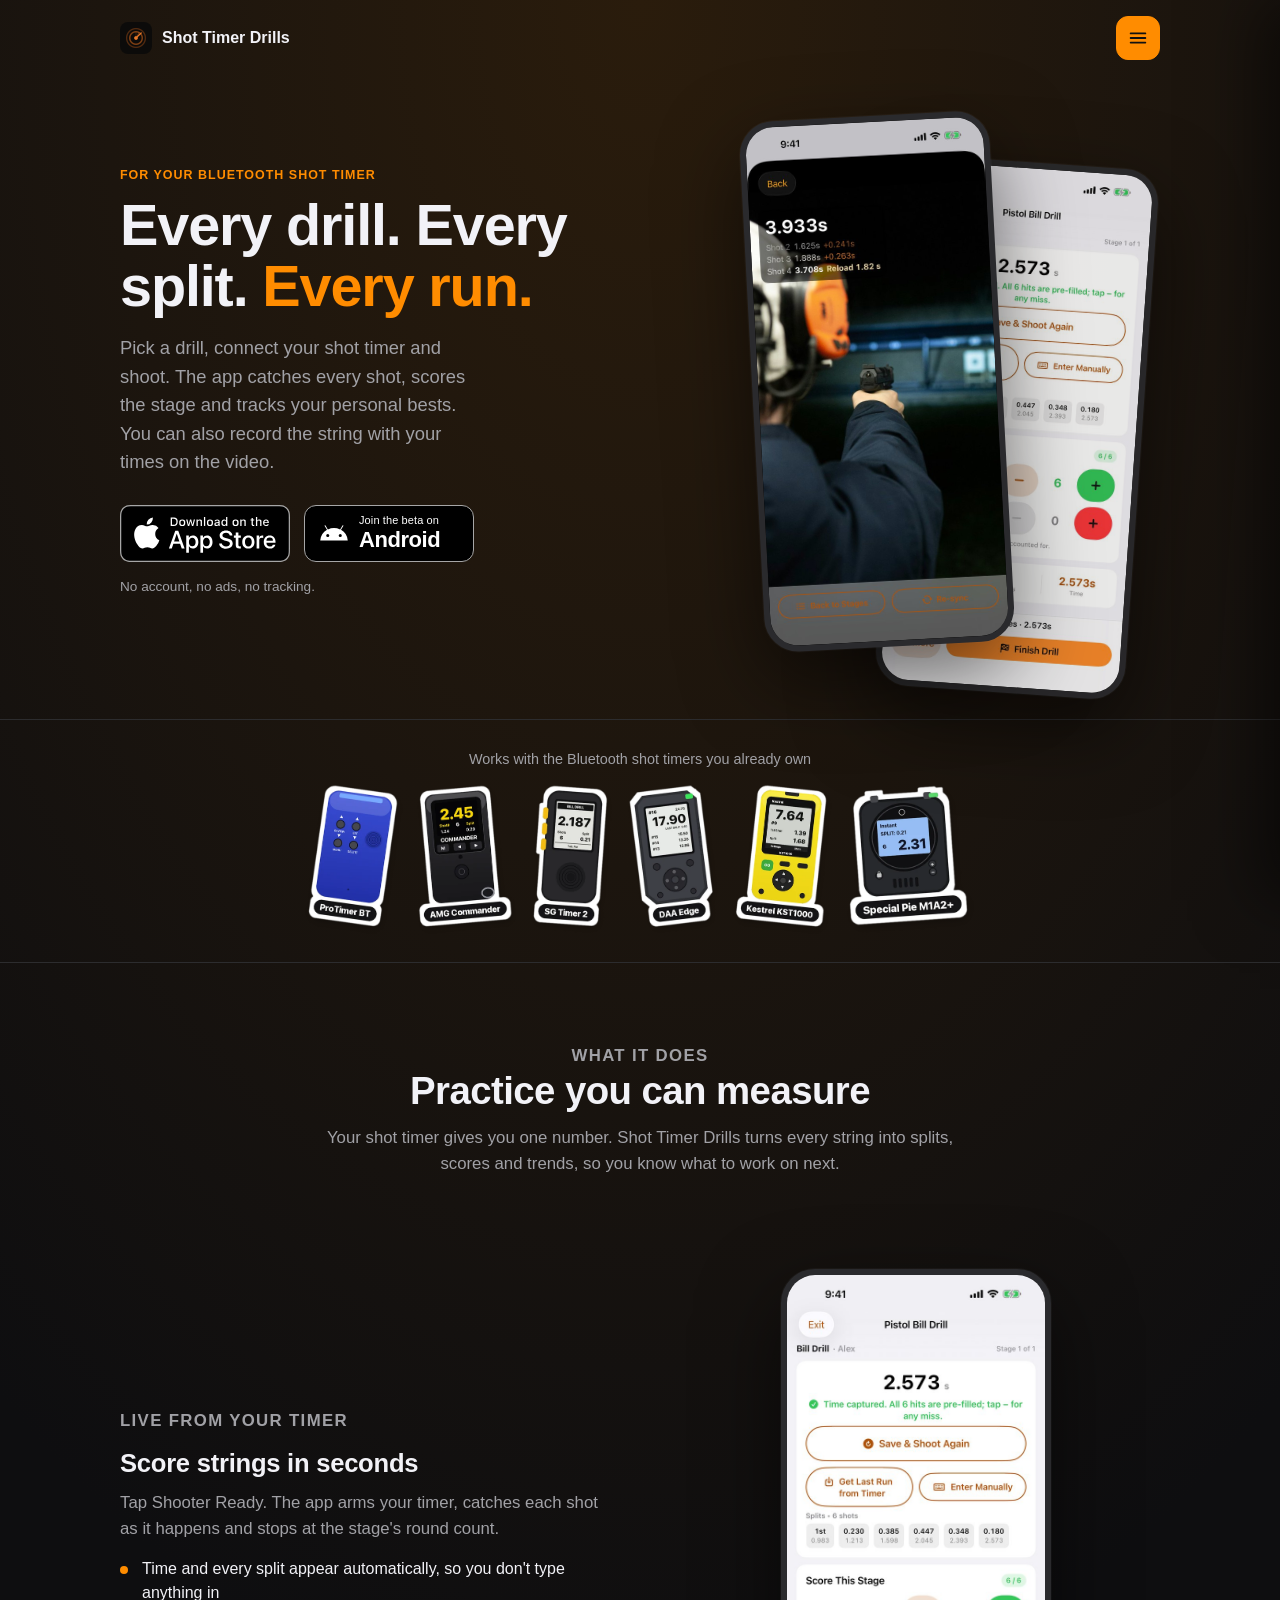
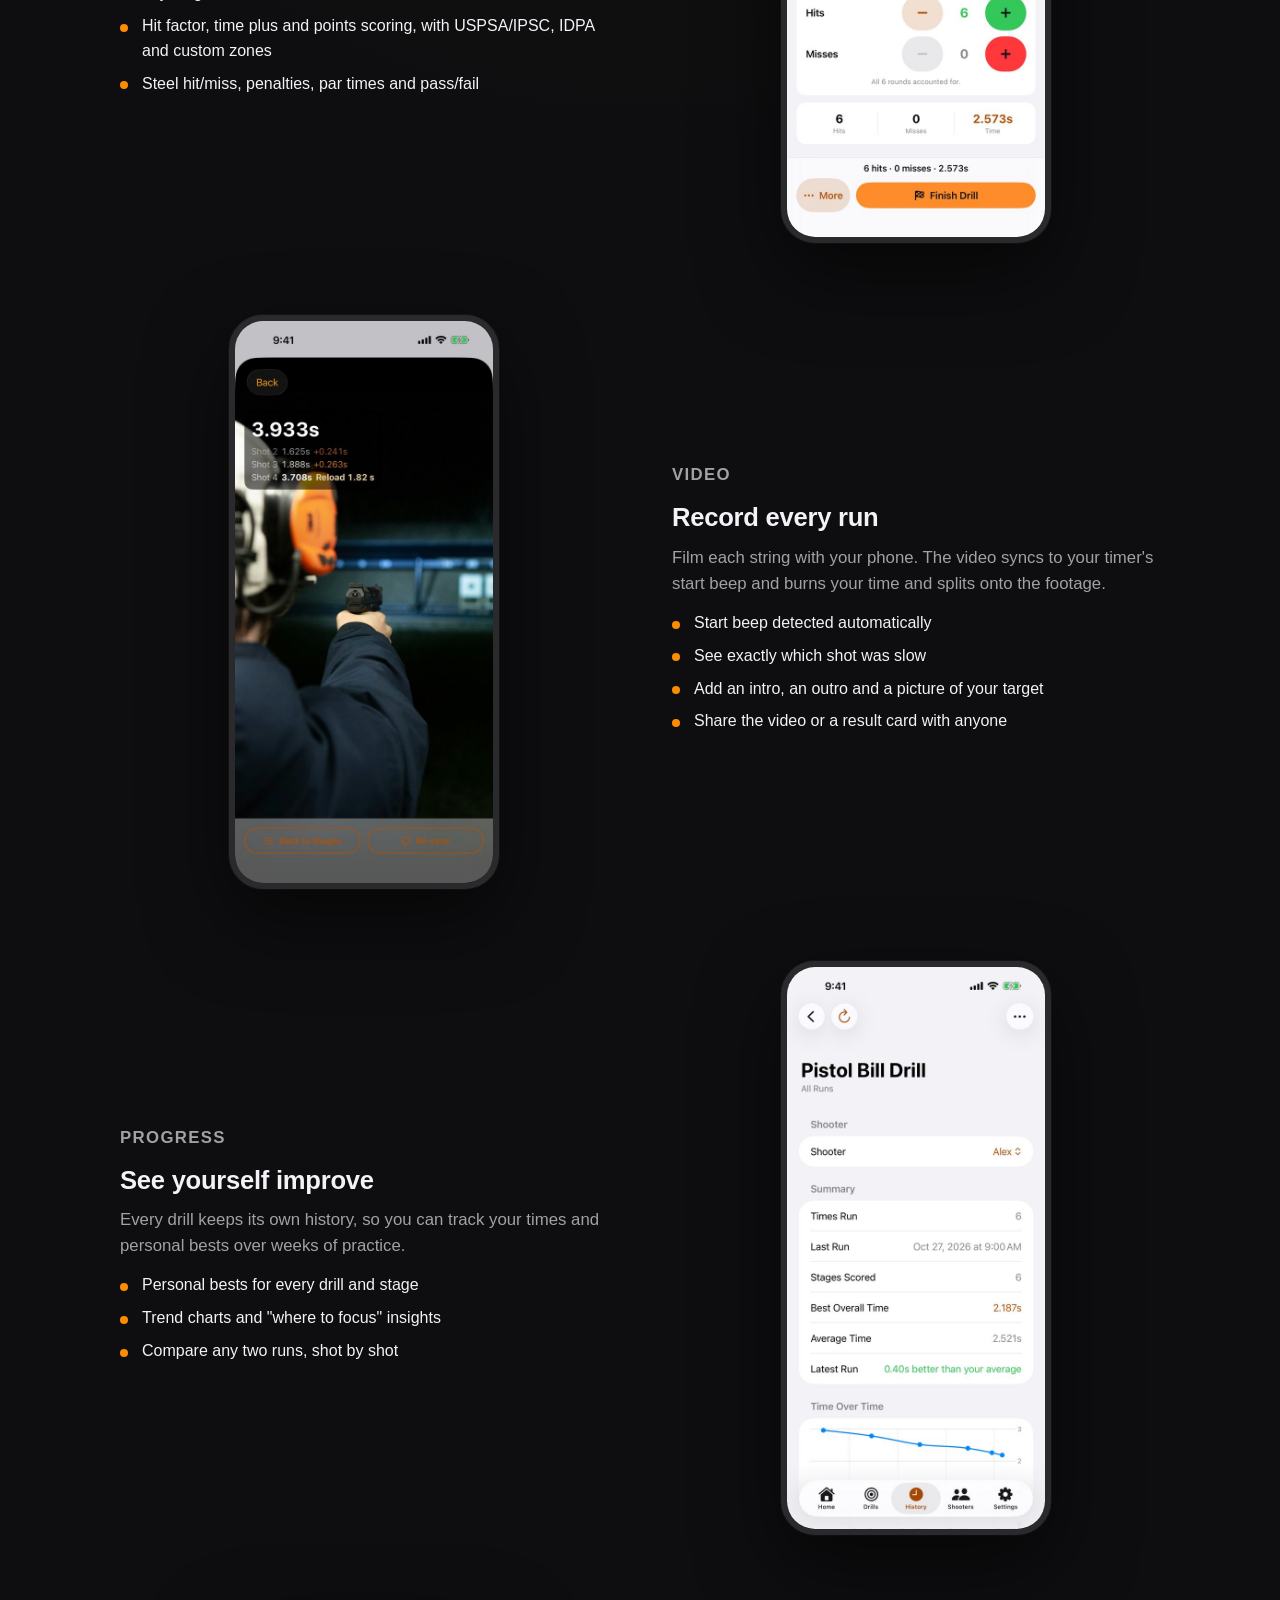
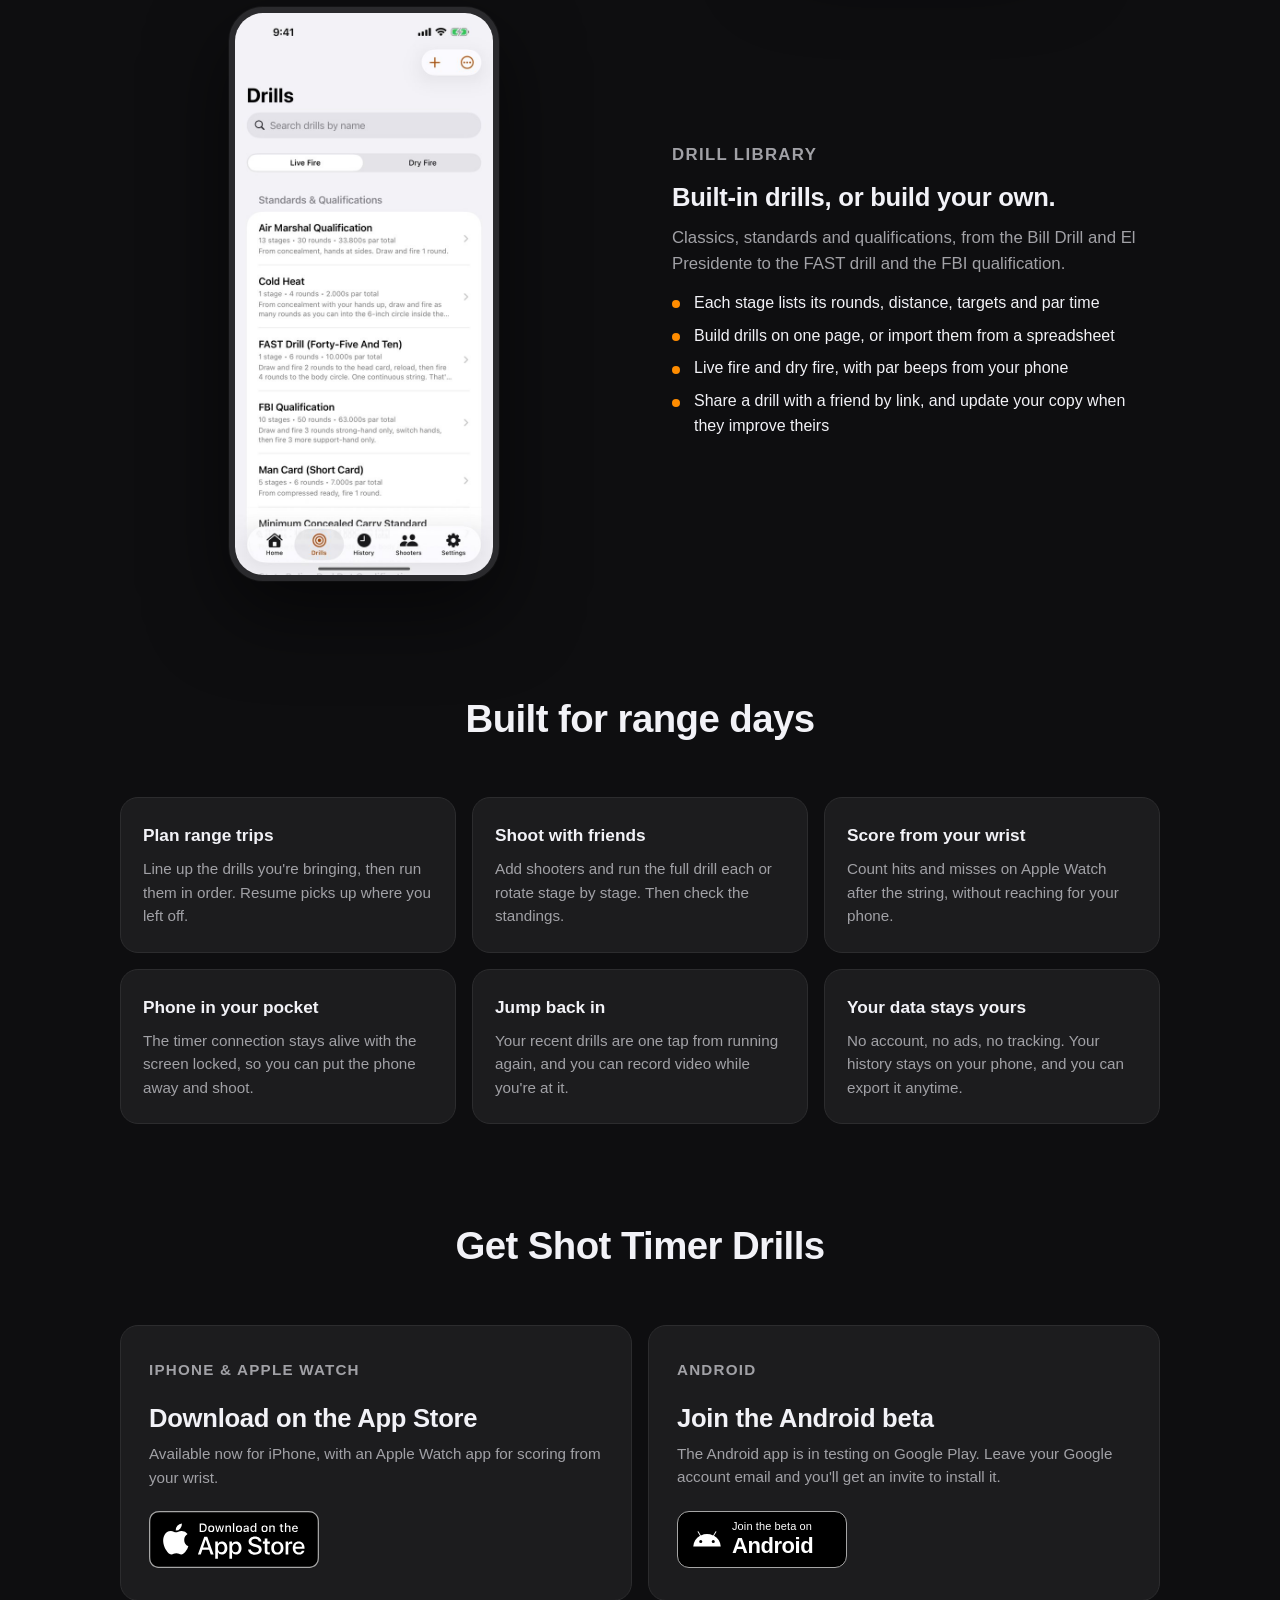
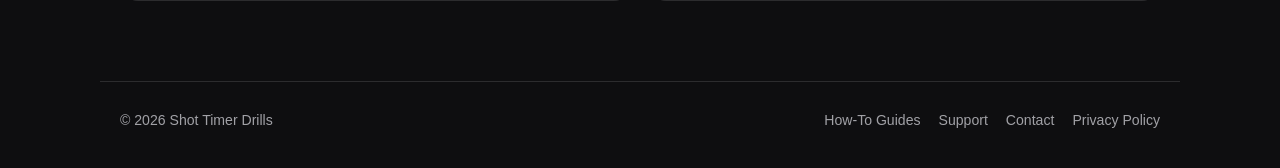
<file: index.html>
<!doctype html>
<html lang="en">
<head>
<meta charset="utf-8">
<meta name="viewport" content="width=device-width, initial-scale=1, viewport-fit=cover">
<script>
  // Old links (and app versions already installed) point at the GitHub Pages
  // address, whose root used to be the privacy policy. Send them here.
  if (location.hostname === 'dkuruvilla12.github.io') {
    var p = location.pathname.replace(/^\/shot-timer-drills/, '') || '/';
    if (p === '/' || p === '/index.html') p = '/privacy/';
    location.replace('https://shottimerdrills.com' + p + location.hash);
  }
</script>
<title>Shot Timer Drills — Drills, splits and progress with your Bluetooth shot timer</title>
<meta name="description" content="Run shooting drills with your Bluetooth shot timer. Shot Timer Drills catches every split, scores the stage, records video with your times on it, and tracks your personal bests.">
<link rel="canonical" href="https://shottimerdrills.com/">
<meta property="og:type" content="website">
<meta property="og:title" content="Shot Timer Drills">
<meta property="og:description" content="Drills, splits and personal bests with your Bluetooth shot timer. On iPhone now, Android testers wanted.">
<meta property="og:url" content="https://shottimerdrills.com/">
<meta property="og:image" content="https://shottimerdrills.com/download/share.jpg">
<meta property="og:image:width" content="1024">
<meta property="og:image:height" content="500">
<meta name="twitter:card" content="summary_large_image">
<meta name="apple-itunes-app" content="app-id=6804109678">
<meta name="theme-color" content="#0e0e10">
<link rel="icon" href="download/icon.png">
<link rel="apple-touch-icon" href="download/icon.png">
<link rel="stylesheet" href="/site.css?v=5">
<style>
  :root {
    color-scheme: dark;
    --bg: #0e0e10;
    --card: #1c1c1e;
    --text: #f2f2f7;
    --muted: #a1a1a6;
    --accent: #ff8c00;
    --border: #2c2c2e;
  }
  * { box-sizing: border-box; }
  html { scroll-behavior: smooth; }
  body {
    margin: 0;
    font-family: -apple-system, BlinkMacSystemFont, "Segoe UI", Roboto, Helvetica, Arial, sans-serif;
    background: radial-gradient(120% 50% at 50% 0%, #2a1c0c 0%, var(--bg) 70%) no-repeat, var(--bg);
    color: var(--text);
    line-height: 1.55;
    -webkit-text-size-adjust: 100%;
  }
  a { color: var(--accent); text-decoration: none; }
  img { max-width: 100%; }
  .wrap { max-width: 1080px; margin: 0 auto; padding: 0 20px; }

  /* Hero */
  .hero {
    display: grid; grid-template-columns: 1.1fr 0.9fr; gap: 48px; align-items: center;
    padding: 40px 0 72px;
  }
  .eyebrow {
    color: var(--accent); font-weight: 700; font-size: 0.78rem;
    letter-spacing: 0.08em; text-transform: uppercase; margin: 0 0 10px;
  }
  h1 { font-size: clamp(2.3rem, 5.5vw, 3.6rem); line-height: 1.05; letter-spacing: -0.02em; margin: 0 0 18px; }
  h1 em { font-style: normal; color: var(--accent); }
  .lede { color: var(--muted); font-size: 1.15rem; margin: 0 0 28px; max-width: 34ch; }
  .ctas { display: flex; flex-wrap: wrap; align-items: center; gap: 14px; }
  .store-badge { display: inline-block; line-height: 0; border-radius: 12px; }
  .store-badge img { width: 170px; height: auto; display: block; }
  .button {
    display: inline-flex; align-items: center; gap: 8px;
    height: 57px; padding: 0 22px; border-radius: 12px;
    font-weight: 700; font-size: 1rem;
    border: 1px solid var(--border); background: var(--card); color: var(--text);
  }
  .button:hover { border-color: var(--accent); }
  .button.primary { background: var(--accent); border-color: var(--accent); color: #111; }
  .cta-note { color: var(--muted); font-size: 0.85rem; margin: 14px 0 0; }

  .phones { position: relative; display: flex; justify-content: center; min-height: 520px; }
  .phone {
    width: 250px; border-radius: 34px; overflow: hidden;
    border: 6px solid #2a2a2d; background: #000;
    box-shadow: 0 30px 80px rgba(0, 0, 0, 0.55), 0 0 0 1px rgba(255, 255, 255, 0.04);
  }
  .phone img { display: block; width: 100%; height: auto; }
  .phones .phone:first-child { position: relative; z-index: 2; transform: translateX(-60px) rotate(-3deg); }
  .phones .phone:last-child { position: absolute; top: 46px; transform: translateX(80px) rotate(4deg); opacity: 0.9; }

  /* Timers strip */
  .timers {
    border-top: 1px solid var(--border); border-bottom: 1px solid var(--border);
    padding: 28px 0; text-align: center;
  }
  .timers p { margin: 0 0 14px; color: var(--muted); font-size: 0.9rem; }
  .timers ul { list-style: none; margin: 0; padding: 0; display: flex; flex-wrap: wrap; justify-content: center; align-items: center; gap: 6px 14px; }
  .timers li { line-height: 0; }
  .timers li a { display: block; border-radius: 12px; transition: transform .15s ease; }
  .timers li a:hover, .timers li a:focus-visible { transform: translateY(-3px); }
  .timers li img { height: 150px; width: auto; display: block; }

  /* Features */
  .features { padding: 80px 0 20px; }
  .section-head { text-align: center; max-width: 640px; margin: 0 auto 56px; }
  h2 { font-size: clamp(1.7rem, 3.5vw, 2.4rem); line-height: 1.15; letter-spacing: -0.015em; margin: 0 0 12px; }
  .section-head p { color: var(--muted); font-size: 1.05rem; margin: 0; }
  .feature {
    display: grid; grid-template-columns: 1fr 1fr; gap: 64px; align-items: center;
    padding: 36px 0;
  }
  .feature:nth-of-type(even) .feature-shot { order: -1; }
  .feature-shot { display: flex; justify-content: center; }
  .feature-shot .phone { width: 270px; }
  h3 { font-size: 1.6rem; line-height: 1.2; margin: 0 0 12px; letter-spacing: -0.01em; }
  .feature p { color: var(--muted); margin: 0 0 14px; font-size: 1.05rem; }
  .feature ul { margin: 0; padding: 0; list-style: none; }
  .feature li { position: relative; padding-left: 22px; margin: 8px 0; }
  .feature li::before {
    content: ""; position: absolute; left: 0; top: 0.6em;
    width: 8px; height: 8px; border-radius: 50%; background: var(--accent);
  }

  /* Extras grid */
  .extras { padding: 60px 0 40px; }
  .grid { display: grid; grid-template-columns: repeat(3, 1fr); gap: 16px; }
  .card {
    background: var(--card); border: 1px solid var(--border); border-radius: 18px;
    padding: 24px 22px;
  }
  .card h4 { margin: 0 0 8px; font-size: 1.08rem; }
  .card p { margin: 0; color: var(--muted); font-size: 0.95rem; }

  /* Get it */
  .get { padding: 60px 0 80px; }
  .get-grid { display: grid; grid-template-columns: 1fr 1fr; gap: 16px; }
  .get .card { padding: 32px 28px; display: flex; flex-direction: column; align-items: flex-start; }
  .get .card h3 { margin-bottom: 8px; }
  .get .card p { margin-bottom: 22px; flex: 1; }
  .get .card img.icon { width: 64px; height: 64px; border-radius: 15px; margin-bottom: 18px; }


  @media (max-width: 860px) {
    .hero { grid-template-columns: 1fr; text-align: center; padding-top: 24px; gap: 40px; }
    .lede { margin-left: auto; margin-right: auto; }
    .ctas { justify-content: center; }
    .phones { min-height: 0; }
    .phones .phone:first-child { transform: translateX(-40px) rotate(-3deg); width: 210px; }
    .phones .phone:last-child { transform: translateX(60px) rotate(4deg); width: 200px; top: 36px; }
    .feature { grid-template-columns: 1fr; gap: 28px; text-align: left; padding: 28px 0; }
    .feature .feature-shot, .feature:nth-of-type(even) .feature-shot { order: 0; }
    .feature-shot .phone { width: 240px; }
    .grid { grid-template-columns: 1fr 1fr; }
    .get-grid { grid-template-columns: 1fr; }
  }
  @media (max-width: 520px) {
    .timers li img { height: 112px; }
    .grid { grid-template-columns: 1fr; }
    .phones .phone:first-child { width: 190px; transform: translateX(-34px) rotate(-3deg); }
    .phones .phone:last-child { width: 175px; transform: translateX(52px) rotate(4deg); }
    .button { height: 54px; }
  }
</style>
</head>
<body>
<nav class="site-nav" aria-label="Site">
  <a class="brand" href="/"><img src="/download/icon.png" alt="" width="32" height="32">Shot Timer Drills</a>
  <ul>
    <li><a href="/guides/">Guides</a></li>
    <li><a href="/support/">Support</a></li>
    <li><a href="/contact/">Contact</a></li>
  </ul>
</nav>
<div class="wrap">
  <header class="hero">
    <div>
      <p class="eyebrow">For your Bluetooth shot timer</p>
      <h1>Every drill. Every split. <em>Every run.</em></h1>
      <p class="lede">Pick a drill, connect your shot timer and shoot. The app catches every shot, scores the stage and tracks your personal bests. You can also record the string with your times on the video.</p>
      <div class="ctas">
        <a class="store-badge" href="https://apps.apple.com/us/app/shot-timer-drills/id6804109678">
          <img src="download/app-store-badge.svg" alt="Download on the App Store" width="170" height="57">
        </a>
        <a class="beta-badge" href="/beta/" aria-label="Join the beta on Android">
          <svg viewBox="0 0 24 24" aria-hidden="true"><path fill="#fff" d="M17.6 9.48l1.84-3.18a.38.38 0 0 0-.66-.38l-1.86 3.22a11.5 11.5 0 0 0-9.84 0L5.22 5.92a.38.38 0 0 0-.66.38L6.4 9.48A10.78 10.78 0 0 0 1 18h22a10.78 10.78 0 0 0-5.4-8.52zM7 15.25A1.25 1.25 0 1 1 8.25 14 1.25 1.25 0 0 1 7 15.25zm10 0A1.25 1.25 0 1 1 18.25 14 1.25 1.25 0 0 1 17 15.25z"/></svg>
          <span><span class="small">Join the beta on</span><span class="big">Android</span></span>
        </a>
      </div>
      <p class="cta-note">No account, no ads, no tracking.</p>
    </div>
    <div class="phones" aria-hidden="true">
      <div class="phone"><img src="images/video.jpg" alt="" width="560" height="1220"></div>
      <div class="phone"><img src="images/scoring.jpg" alt="" width="560" height="1220"></div>
    </div>
  </header>
</div>

<section class="timers" aria-label="Supported shot timers">
  <div class="wrap">
    <p>Works with the Bluetooth shot timers you already own</p>
    <ul>
      <li><a href="https://competitionelectronics.com/products/protimer-bt" target="_blank" rel="noopener noreferrer"><img src="images/timers/protimer-bt.webp" alt="Competition Electronics ProTimer BT" width="247" height="380" loading="lazy"></a></li>
      <li><a href="https://www.amg-lab.com/collections/all/products/commander-silicone-skin-pre-orders" target="_blank" rel="noopener noreferrer"><img src="images/timers/amg-commander.webp" alt="AMG Commander" width="251" height="380" loading="lazy"></a></li>
      <li><a href="https://timer.shooters.global/product/sg-timer-2/" target="_blank" rel="noopener noreferrer"><img src="images/timers/sg-timer-2.webp" alt="SG Timer, Timer 2 &amp; GO" width="212" height="380" loading="lazy"></a></li>
      <li><a href="https://www.doublealpha.biz/double-alpha-edge-shot-timer" target="_blank" rel="noopener noreferrer"><img src="images/timers/daa-edge.webp" alt="Double Alpha Academy Edge" width="232" height="380" loading="lazy"></a></li>
      <li><a href="https://kestrelballistics.com/buy-shot-timer" target="_blank" rel="noopener noreferrer"><img src="images/timers/kestrel-kst1000.webp" alt="Kestrel KST1000" width="251" height="380" loading="lazy"></a></li>
      <li><a href="https://www.specialpiestore.com/Professional-Shot-Timer-for-Shooting-Training-and-Competition-pd576902558.html" target="_blank" rel="noopener noreferrer"><img src="images/timers/special-pie-m1a2.webp" alt="Special Pie M1A2+" width="326" height="380" loading="lazy"></a></li>
    </ul>
  </div>
</section>

<main class="wrap">
  <section class="features" id="features">
    <div class="section-head">
      <p class="eyebrow">What it does</p>
      <h2>Practice you can measure</h2>
      <p>Your shot timer gives you one number. Shot Timer Drills turns every string into splits, scores and trends, so you know what to work on next.</p>
    </div>

    <article class="feature">
      <div>
        <p class="eyebrow">Live from your timer</p>
        <h3>Score strings in seconds</h3>
        <p>Tap Shooter Ready. The app arms your timer, catches each shot as it happens and stops at the stage's round count.</p>
        <ul>
          <li>Time and every split appear automatically, so you don't type anything in</li>
          <li>Hit factor, time plus and points scoring, with USPSA/IPSC, IDPA and custom zones</li>
          <li>Steel hit/miss, penalties, par times and pass/fail</li>
        </ul>
      </div>
      <div class="feature-shot"><div class="phone"><img src="images/scoring.jpg" alt="Scoring a Bill Drill string: 2.573 seconds with six splits and hit counters" width="560" height="1220" loading="lazy"></div></div>
    </article>

    <article class="feature">
      <div>
        <p class="eyebrow">Video</p>
        <h3>Record every run</h3>
        <p>Film each string with your phone. The video syncs to your timer's start beep and burns your time and splits onto the footage.</p>
        <ul>
          <li>Start beep detected automatically</li>
          <li>See exactly which shot was slow</li>
          <li>Add an intro, an outro and a picture of your target</li>
          <li>Share the video or a result card with anyone</li>
        </ul>
      </div>
      <div class="feature-shot"><div class="phone"><img src="images/video.jpg" alt="Recorded video of a shooter with total time, splits and a reload time overlaid" width="560" height="1220" loading="lazy"></div></div>
    </article>

    <article class="feature">
      <div>
        <p class="eyebrow">Progress</p>
        <h3>See yourself improve</h3>
        <p>Every drill keeps its own history, so you can track your times and personal bests over weeks of practice.</p>
        <ul>
          <li>Personal bests for every drill and stage</li>
          <li>Trend charts and "where to focus" insights</li>
          <li>Compare any two runs, shot by shot</li>
        </ul>
      </div>
      <div class="feature-shot"><div class="phone"><img src="images/progress.jpg" alt="Drill summary with best time, average time and a time-over-time chart" width="560" height="1220" loading="lazy"></div></div>
    </article>

    <article class="feature">
      <div>
        <p class="eyebrow">Drill library</p>
        <h3>Built-in drills, or build your own.</h3>
        <p>Classics, standards and qualifications, from the Bill Drill and El Presidente to the FAST drill and the FBI qualification.</p>
        <ul>
          <li>Each stage lists its rounds, distance, targets and par time</li>
          <li>Build drills on one page, or import them from a spreadsheet</li>
          <li>Live fire and dry fire, with par beeps from your phone</li>
          <li>Share a drill with a friend by link, and update your copy when they improve theirs</li>
        </ul>
      </div>
      <div class="feature-shot"><div class="phone"><img src="images/library.jpg" alt="Drill library listing standards and qualifications" width="560" height="1220" loading="lazy"></div></div>
    </article>
  </section>

  <section class="extras" aria-labelledby="extras-title">
    <div class="section-head">
      <h2 id="extras-title">Built for range days</h2>
    </div>
    <div class="grid">
      <div class="card">
        <h4>Plan range trips</h4>
        <p>Line up the drills you're bringing, then run them in order. Resume picks up where you left off.</p>
      </div>
      <div class="card">
        <h4>Shoot with friends</h4>
        <p>Add shooters and run the full drill each or rotate stage by stage. Then check the standings.</p>
      </div>
      <div class="card">
        <h4>Score from your wrist</h4>
        <p>Count hits and misses on Apple Watch after the string, without reaching for your phone.</p>
      </div>
      <div class="card">
        <h4>Phone in your pocket</h4>
        <p>The timer connection stays alive with the screen locked, so you can put the phone away and shoot.</p>
      </div>
      <div class="card">
        <h4>Jump back in</h4>
        <p>Your recent drills are one tap from running again, and you can record video while you're at it.</p>
      </div>
      <div class="card">
        <h4>Your data stays yours</h4>
        <p>No account, no ads, no tracking. Your history stays on your phone, and you can export it anytime.</p>
      </div>
    </div>
  </section>

  <section class="get" id="get" aria-labelledby="get-title">
    <div class="section-head">
      <h2 id="get-title">Get Shot Timer Drills</h2>
    </div>
    <div class="get-grid">
      <div class="card">
        <p class="eyebrow">iPhone &amp; Apple Watch</p>
        <h3>Download on the App Store</h3>
        <p>Available now for iPhone, with an Apple Watch app for scoring from your wrist.</p>
        <a class="store-badge" href="https://apps.apple.com/us/app/shot-timer-drills/id6804109678">
          <img src="download/app-store-badge.svg" alt="Download on the App Store" width="170" height="57">
        </a>
      </div>
      <div class="card">
        <p class="eyebrow">Android</p>
        <h3>Join the Android beta</h3>
        <p>The Android app is in testing on Google Play. Leave your Google account email and you'll get an invite to install it.</p>
        <a class="beta-badge" href="/beta/" aria-label="Join the beta on Android">
          <svg viewBox="0 0 24 24" aria-hidden="true"><path fill="#fff" d="M17.6 9.48l1.84-3.18a.38.38 0 0 0-.66-.38l-1.86 3.22a11.5 11.5 0 0 0-9.84 0L5.22 5.92a.38.38 0 0 0-.66.38L6.4 9.48A10.78 10.78 0 0 0 1 18h22a10.78 10.78 0 0 0-5.4-8.52zM7 15.25A1.25 1.25 0 1 1 8.25 14 1.25 1.25 0 0 1 7 15.25zm10 0A1.25 1.25 0 1 1 18.25 14 1.25 1.25 0 0 1 17 15.25z"/></svg>
          <span><span class="small">Join the beta on</span><span class="big">Android</span></span>
        </a>
      </div>
    </div>
  </section>

</main>
<footer class="site-footer">
  <span>© 2026 Shot Timer Drills</span>
  <div class="links">
    <a href="/guides/">How-To Guides</a>
    <a href="/support/">Support</a>
    <a href="/contact/">Contact</a>
    <a href="/privacy/">Privacy Policy</a>
  </div>
</footer>
<script src="/site.js?v=2" defer></script>
</body>
</html>
</file>
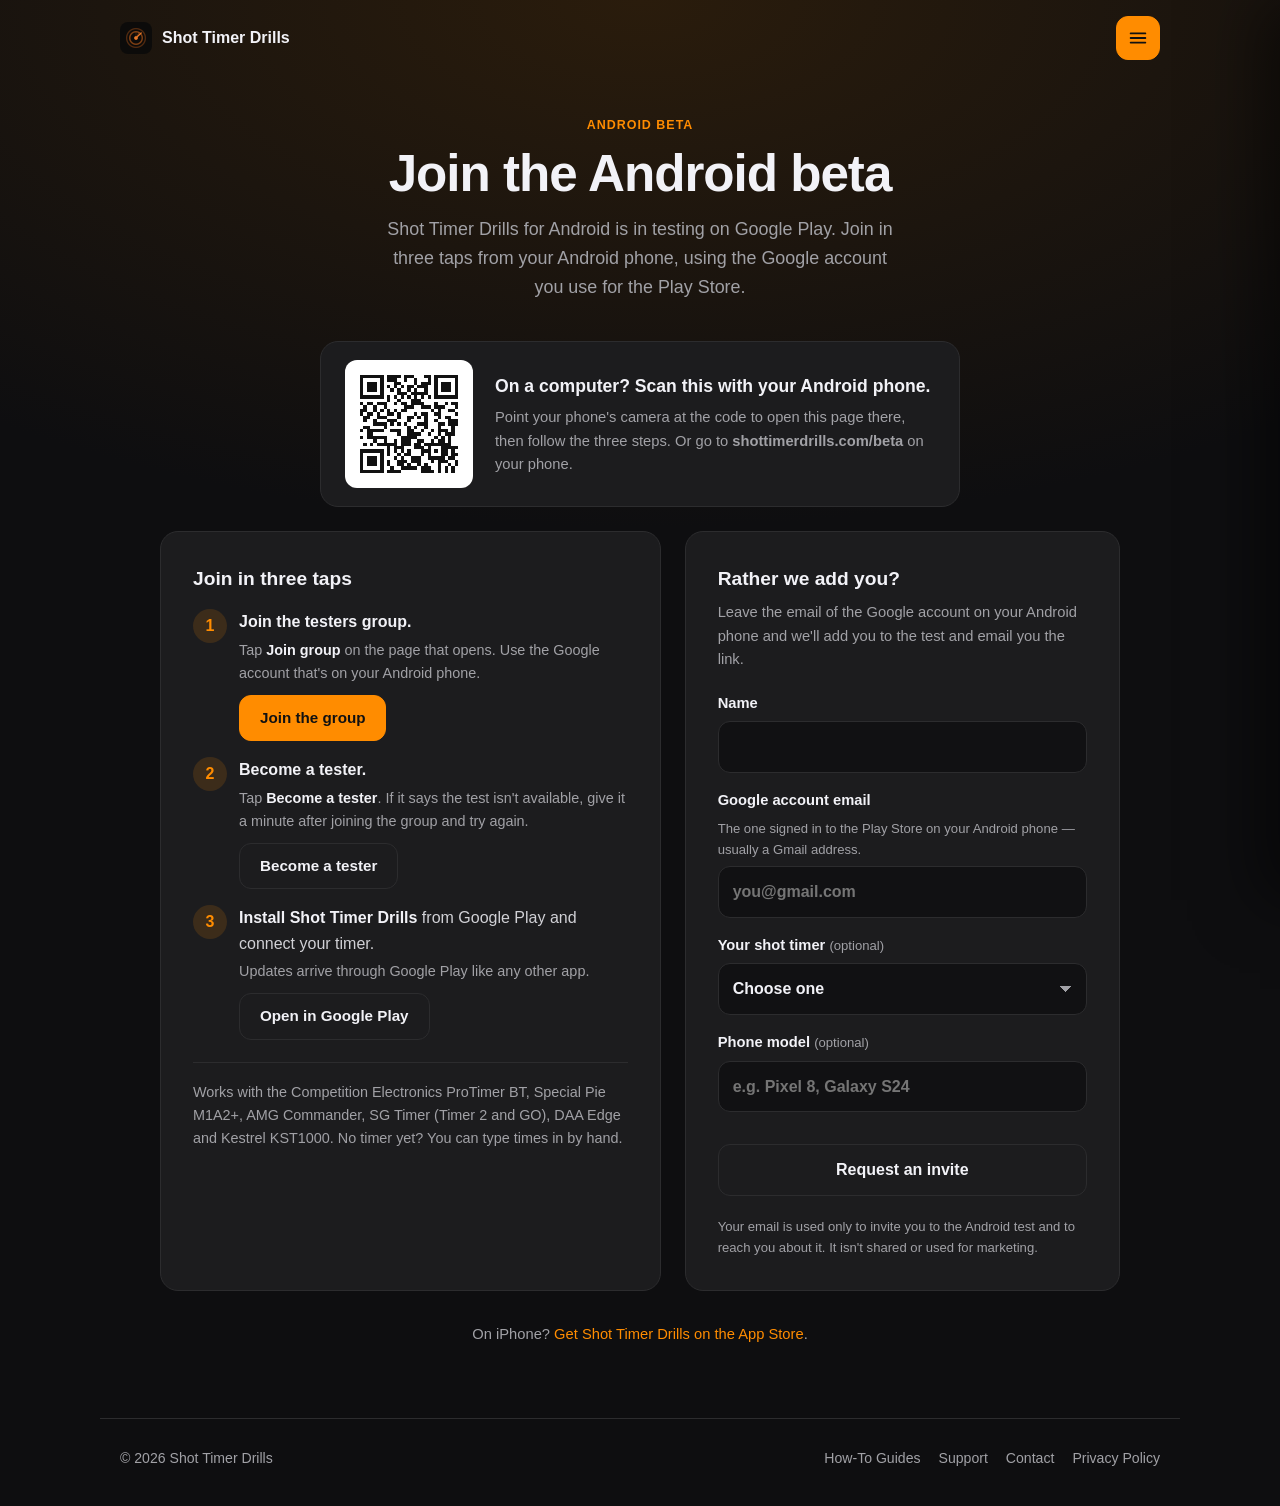
<file: beta/index.html>
<!doctype html>
<html lang="en">
<head>
<meta charset="utf-8">
<meta name="viewport" content="width=device-width, initial-scale=1, viewport-fit=cover">
<script>if (location.hostname === 'dkuruvilla12.github.io') location.replace('https://shottimerdrills.com' + (location.pathname.replace(/^\/shot-timer-drills/, '') || '/') + location.hash);</script>
<title>Join the Android Beta — Shot Timer Drills</title>
<meta name="description" content="Shot Timer Drills for Android is in testing on Google Play. Join the beta in three taps from your Android phone.">
<link rel="canonical" href="https://shottimerdrills.com/beta/">
<meta property="og:type" content="website">
<meta property="og:title" content="Join the Shot Timer Drills Android beta">
<meta property="og:description" content="Drills, splits and personal bests with your Bluetooth shot timer. Android testers wanted.">
<meta property="og:url" content="https://shottimerdrills.com/beta/">
<meta property="og:image" content="https://shottimerdrills.com/download/share.jpg">
<meta property="og:image:width" content="1024">
<meta property="og:image:height" content="500">
<meta name="twitter:card" content="summary_large_image">
<meta name="theme-color" content="#0e0e10">
<link rel="icon" href="/download/icon.png">
<link rel="stylesheet" href="/site.css?v=5">
<style>
  :root { --field: #111113; --error: #ff6961; --ok: #34c759; }
  .beta-layout { display: grid; grid-template-columns: 1.15fr 1fr; gap: 24px; align-items: stretch; }
  .beta-layout > .card { margin: 0; } /* side by side: no stacked-card gap pushing the second one down */
  .steps-card h2 { font-size: 1.2rem; margin: 0 0 14px; }
  .steps-card ol { list-style: none; counter-reset: s; margin: 0; padding: 0; display: grid; gap: 16px; }
  .steps-card li { counter-increment: s; display: grid; grid-template-columns: 34px 1fr; gap: 12px; align-items: start; color: #d1d1d6; }
  .steps-card li::before {
    content: counter(s);
    width: 34px; height: 34px; border-radius: 50%;
    display: grid; place-items: center;
    background: rgba(255, 140, 0, 0.14); color: var(--accent); font-weight: 700;
  }
  .steps-card strong { color: var(--text); }
  .steps-card li p { margin: 4px 0 10px; color: var(--muted); font-size: 0.9rem; }
  .steps-card .button { width: auto; min-height: 46px; padding: 10px 20px; font-size: 0.95rem; }
  .steps-card .small { color: var(--muted); font-size: 0.9rem; margin: 22px 0 0; padding-top: 18px; border-top: 1px solid var(--border); }

  form { display: grid; gap: 16px; }
  .form-card h2 { font-size: 1.2rem; margin: 0 0 6px; }
  .form-card #signup > p { color: var(--muted); margin: 0 0 20px; font-size: 0.92rem; }
  label { display: grid; gap: 6px; font-weight: 600; font-size: 0.92rem; }
  .hint { font-weight: 400; color: var(--muted); font-size: 0.82rem; }
  input, select {
    width: 100%;
    font: inherit;
    font-size: 16px; /* no zoom-on-focus in iOS / Instagram's browser */
    color: var(--text);
    background: var(--field);
    border: 1px solid var(--border);
    border-radius: 12px;
    padding: 12px 14px;
    appearance: none;
    -webkit-appearance: none;
  }
  select {
    background-image: linear-gradient(45deg, transparent 50%, var(--muted) 50%), linear-gradient(135deg, var(--muted) 50%, transparent 50%);
    background-position: calc(100% - 20px) 50%, calc(100% - 14px) 50%;
    background-size: 6px 6px;
    background-repeat: no-repeat;
    padding-right: 36px;
  }
  input:focus, select:focus { outline: 2px solid var(--accent); outline-offset: 1px; border-color: transparent; }
  .honeypot { position: absolute; left: -10000px; width: 1px; height: 1px; overflow: hidden; }
  .status { margin: 0; font-size: 0.92rem; }
  .status.error { color: var(--error); }
  form .button { width: 100%; min-height: 48px; }
  .button[disabled] { opacity: 0.6; cursor: default; }
  .form-note { color: var(--muted); font-size: 0.82rem; margin: 4px 0 0; }
  .done { text-align: center; padding: 12px 0 4px; }
  .done .tick {
    width: 56px; height: 56px; margin: 0 auto; border-radius: 50%;
    display: grid; place-items: center;
    background: rgba(52, 199, 89, 0.15); color: var(--ok); font-size: 1.8rem; font-weight: 700;
  }
  .done h2 { margin: 14px 0 6px; }
  .done p { color: var(--muted); margin: 0; }
  [hidden] { display: none !important; }
  .qr-card {
    display: flex; align-items: center; gap: 22px;
    max-width: 640px; margin: 0 auto 24px; padding: 18px 24px;
  }
  .qr-card img { width: 128px; height: 128px; flex: 0 0 auto; background: #fff; padding: 8px; border-radius: 12px; image-rendering: pixelated; }
  .qr-card h2 { font-size: 1.1rem; margin: 0 0 6px; }
  .qr-card p { margin: 0; color: var(--muted); font-size: 0.92rem; }
  /* Only for computers: on a phone or tablet the steps below already work. */
  @media (max-width: 760px), (hover: none) { .qr-card { display: none; } }
  .iphone-note { text-align: center; color: var(--muted); font-size: 0.92rem; margin: 32px 0 0; }

  @media (max-width: 760px) {
    .beta-layout { grid-template-columns: 1fr; }
  }
</style>
</head>
<body>
<nav class="site-nav" aria-label="Site">
  <a class="brand" href="/"><img src="/download/icon.png" alt="" width="32" height="32">Shot Timer Drills</a>
  <ul>
    <li><a href="/guides/">Guides</a></li>
    <li><a href="/support/">Support</a></li>
    <li><a href="/contact/">Contact</a></li>
  </ul>
</nav>
<main class="page wide">
  <header class="page-head">
    <p class="eyebrow">Android beta</p>
    <h1>Join the Android beta</h1>
    <p class="lede">Shot Timer Drills for Android is in testing on Google Play. Join in three taps from your Android phone, using the Google account you use for the Play Store.</p>
  </header>

  <section class="card qr-card" aria-labelledby="qr-title">
    <img src="qr.svg" alt="QR code that opens shottimerdrills.com/beta on your phone" width="128" height="128">
    <div>
      <h2 id="qr-title">On a computer? Scan this with your Android phone.</h2>
      <p>Point your phone's camera at the code to open this page there, then follow the three steps. Or go to <strong>shottimerdrills.com/beta</strong> on your phone.</p>
    </div>
  </section>

  <div class="beta-layout">
    <section class="card steps-card" aria-labelledby="how-title">
      <h2 id="how-title">Join in three taps</h2>
      <ol>
        <li><span><strong>Join the testers group.</strong>
          <p>Tap <strong>Join group</strong> on the page that opens. Use the Google account that's on your Android phone.</p>
          <a class="button primary" href="https://groups.google.com/g/shot-timer-drills-testers">Join the group</a></span></li>
        <li><span><strong>Become a tester.</strong>
          <p>Tap <strong>Become a tester</strong>. If it says the test isn't available, give it a minute after joining the group and try again.</p>
          <a class="button" href="https://play.google.com/apps/testing/com.danielkuruvilla.shottimerdrills">Become a tester</a></span></li>
        <li><span><strong>Install Shot Timer Drills</strong> from Google Play and connect your timer.
          <p>Updates arrive through Google Play like any other app.</p>
          <a class="button" href="https://play.google.com/store/apps/details?id=com.danielkuruvilla.shottimerdrills">Open in Google Play</a></span></li>
      </ol>
      <p class="small">Works with the Competition Electronics ProTimer BT, Special Pie M1A2+, AMG Commander, SG Timer (Timer 2 and GO), DAA Edge and Kestrel KST1000. No timer yet? You can type times in by hand.</p>
    </section>

    <section class="card form-card" aria-labelledby="form-title">
      <div id="signup">
        <h2 id="form-title">Rather we add you?</h2>
        <p>Leave the email of the Google account on your Android phone and we'll add you to the test and email you the link.</p>
        <form id="tester-form" action="https://formspree.io/f/xdeklybn" method="POST" novalidate>
          <input type="hidden" name="_subject" value="Android tester request — Shot Timer Drills">
          <input type="hidden" name="kind" value="android-tester">
          <div class="honeypot" aria-hidden="true">
            <label>Leave this empty <input type="text" name="_gotcha" tabindex="-1" autocomplete="off"></label>
          </div>

          <label>Name
            <input type="text" name="name" autocomplete="name" required maxlength="80">
          </label>

          <label>Google account email
            <span class="hint">The one signed in to the Play Store on your Android phone — usually a Gmail address.</span>
            <input type="email" name="email" autocomplete="email" inputmode="email" required maxlength="120" placeholder="you@gmail.com">
          </label>

          <label><span>Your shot timer <span class="hint">(optional)</span></span>
            <select name="timer">
              <option value="">Choose one</option>
              <option>Competition Electronics ProTimer BT</option>
              <option>Special Pie M1A2+</option>
              <option>AMG Commander</option>
              <option>SG Timer / Timer 2 / GO</option>
              <option>DAA Edge</option>
              <option>Kestrel KST1000</option>
              <option>Other timer</option>
              <option>No timer yet</option>
            </select>
          </label>

          <label><span>Phone model <span class="hint">(optional)</span></span>
            <input type="text" name="phone" maxlength="80" placeholder="e.g. Pixel 8, Galaxy S24">
          </label>

          <p class="status" id="form-status" role="status" aria-live="polite"></p>
          <button class="button" type="submit" id="submit-button">Request an invite</button>
          <p class="form-note">Your email is used only to invite you to the Android test and to reach you about it. It isn't shared or used for marketing.</p>
        </form>
      </div>

      <div id="thanks" class="done" hidden>
        <div class="tick" aria-hidden="true">✓</div>
        <h2>You're on the list</h2>
        <p>You'll get an email with the test link once you've been added, usually within a day or two. Open it on your Android phone, tap <strong>Become a tester</strong>, then install Shot Timer Drills from Google Play.</p>
      </div>
    </section>
  </div>

  <p class="iphone-note">On iPhone? <a href="https://apps.apple.com/us/app/shot-timer-drills/id6804109678">Get Shot Timer Drills on the App Store</a>.</p>
</main>
<footer class="site-footer">
  <span>© 2026 Shot Timer Drills</span>
  <div class="links">
    <a href="/guides/">How-To Guides</a>
    <a href="/support/">Support</a>
    <a href="/contact/">Contact</a>
    <a href="/privacy/">Privacy Policy</a>
  </div>
</footer>

<script>
  (function () {
    var form = document.getElementById('tester-form');
    var status = document.getElementById('form-status');
    var button = document.getElementById('submit-button');

    function fail(message) {
      status.textContent = message;
      status.className = 'status error';
    }

    form.addEventListener('submit', function (event) {
      event.preventDefault();
      status.textContent = '';
      status.className = 'status';

      var name = form.elements.name.value.trim();
      var email = form.elements.email.value.trim();
      if (!name) { fail('Please enter your name.'); form.elements.name.focus(); return; }
      if (!form.elements.email.checkValidity() || !email) { fail('Please enter a valid email address.'); form.elements.email.focus(); return; }

      button.disabled = true;
      button.textContent = 'Sending…';
      fetch(form.action, {
        method: 'POST',
        body: new FormData(form),
        headers: { 'Accept': 'application/json' }
      }).then(function (response) {
        if (!response.ok) throw new Error('HTTP ' + response.status);
        document.getElementById('signup').hidden = true;
        document.getElementById('thanks').hidden = false;
      }).catch(function () {
        button.disabled = false;
        button.textContent = 'Request an invite';
        fail('That didn’t go through. Check your connection and try again, or email support@shottimerdrills.com.');
      });
    });
  })();
</script>
<script src="/site.js?v=2" defer></script>
</body>
</html>
</file>
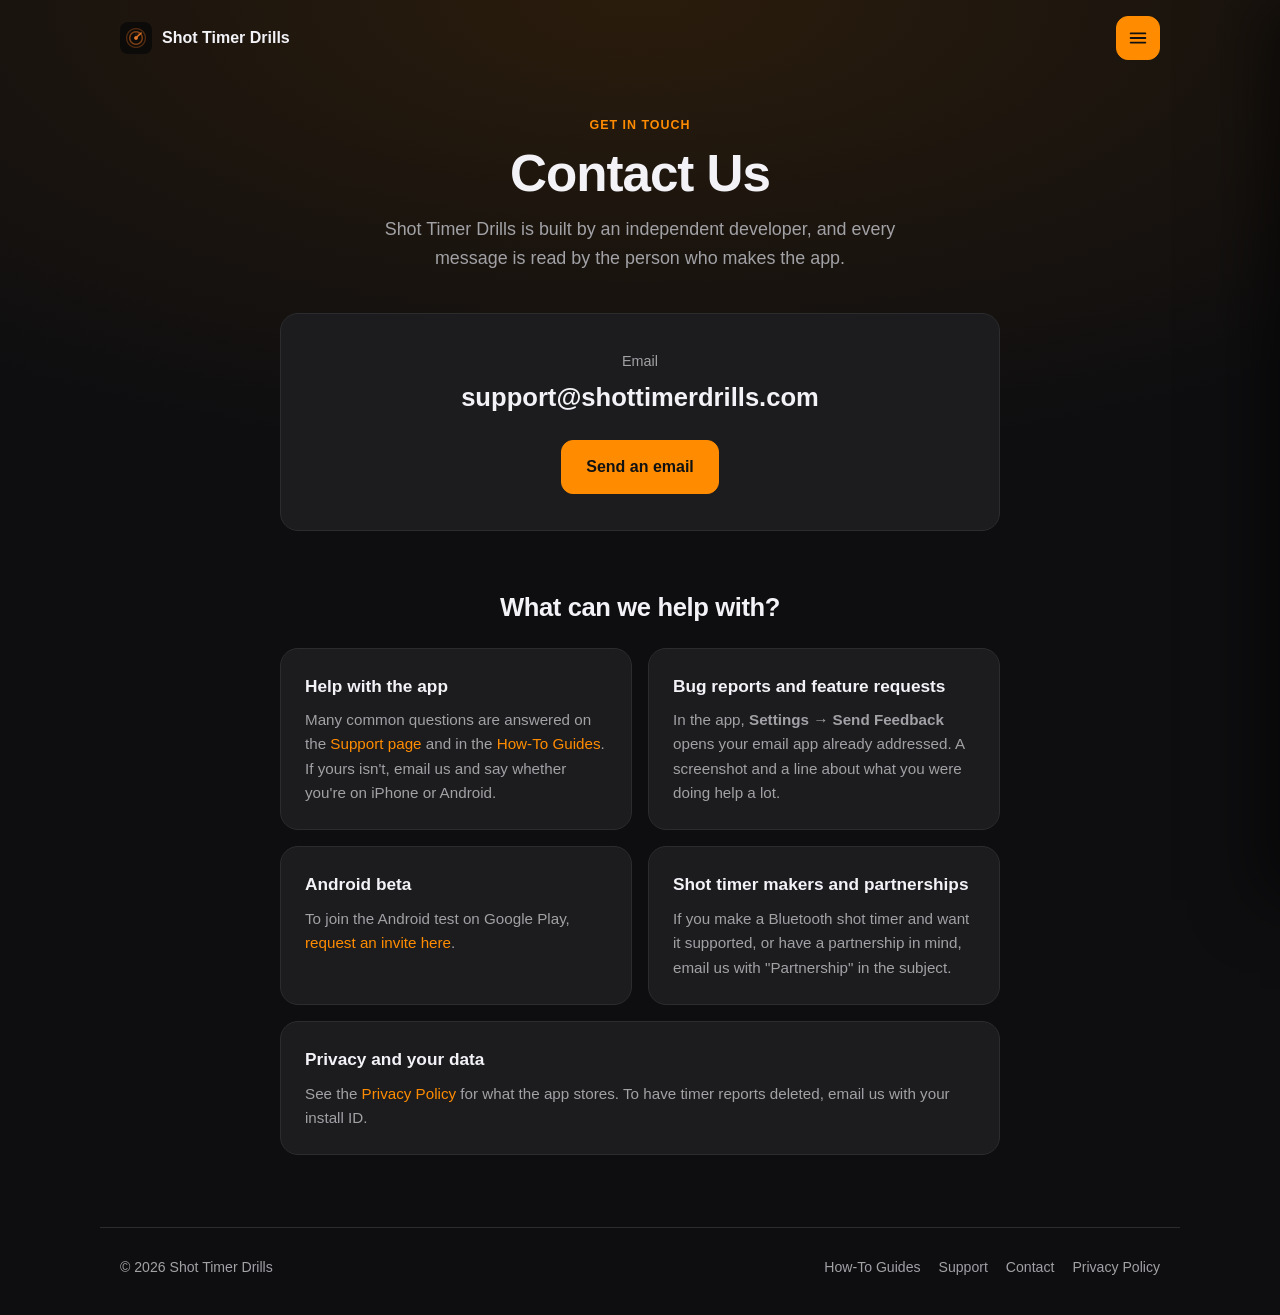
<file: contact/index.html>
<!doctype html>
<html lang="en">
<head>
<meta charset="utf-8">
<meta name="viewport" content="width=device-width, initial-scale=1, viewport-fit=cover">
<meta name="theme-color" content="#0e0e10">
<script>if (location.hostname === 'dkuruvilla12.github.io') location.replace('https://shottimerdrills.com' + (location.pathname.replace(/^\/shot-timer-drills/, '') || '/') + location.hash);</script>
<title>Contact Us — Shot Timer Drills</title>
<meta name="description" content="Get in touch with the developer of Shot Timer Drills: app help, bug reports, feature requests, the Android beta, and timer partnerships.">
<link rel="icon" href="/download/icon.png">
<link rel="stylesheet" href="/site.css?v=5">
<style>
  .contact-card { text-align: center; padding: 36px 28px; }
  .contact-card .label { color: var(--muted); font-size: 0.9rem; margin: 0; }
  .contact-card .address { font-size: clamp(0.95rem, 4.4vw, 1.6rem); font-weight: 700; margin: 4px 0 22px; overflow-wrap: anywhere; }
  .section-title { font-size: 1.6rem; letter-spacing: -0.015em; text-align: center; margin: 56px 0 20px; }
  .topics { display: grid; grid-template-columns: 1fr 1fr; gap: 16px; }
  .topics .card + .card { margin-top: 0; }
  .topic { padding: 24px; }
  .topic h2 { font-size: 1.08rem; margin: 0 0 8px; }
  .topic p { margin: 0; color: var(--muted); font-size: 0.95rem; }
  .topic:last-child:nth-child(odd) { grid-column: 1 / -1; }
  @media (max-width: 640px) {
    .topics { grid-template-columns: 1fr; }
    .contact-card .button { width: 100%; }
  }
</style>
</head>
<body>
<nav class="site-nav" aria-label="Site">
  <a class="brand" href="/"><img src="/download/icon.png" alt="" width="32" height="32">Shot Timer Drills</a>
  <ul>
    <li><a href="/guides/">Guides</a></li>
    <li><a href="/support/">Support</a></li>
    <li><a href="/contact/" aria-current="page">Contact</a></li>
  </ul>
</nav>
<main class="page">
  <header class="page-head">
    <p class="eyebrow">Get in touch</p>
    <h1>Contact Us</h1>
    <p class="lede">Shot Timer Drills is built by an independent developer, and every message is read by the person who makes the app.</p>
  </header>

  <section class="card contact-card">
    <p class="label">Email</p>
    <p class="address">support@shottimerdrills.com</p>
    <a class="button primary" href="mailto:support@shottimerdrills.com?subject=Shot%20Timer%20Drills">Send an email</a>
  </section>

  <h2 class="section-title">What can we help with?</h2>
  <div class="topics">
    <div class="card topic">
      <h2>Help with the app</h2>
      <p>Many common questions are answered on the <a href="/support/">Support page</a> and in the <a href="/guides/">How-To Guides</a>. If yours isn't, email us and say whether you're on iPhone or Android.</p>
    </div>
    <div class="card topic">
      <h2>Bug reports and feature requests</h2>
      <p>In the app, <strong>Settings → Send Feedback</strong> opens your email app already addressed. A screenshot and a line about what you were doing help a lot.</p>
    </div>
    <div class="card topic">
      <h2>Android beta</h2>
      <p>To join the Android test on Google Play, <a href="/beta/">request an invite here</a>.</p>
    </div>
    <div class="card topic">
      <h2>Shot timer makers and partnerships</h2>
      <p>If you make a Bluetooth shot timer and want it supported, or have a partnership in mind, email us with "Partnership" in the subject.</p>
    </div>
    <div class="card topic">
      <h2>Privacy and your data</h2>
      <p>See the <a href="/privacy/">Privacy Policy</a> for what the app stores. To have timer reports deleted, email us with your install ID.</p>
    </div>
  </div>
</main>
<footer class="site-footer">
  <span>© 2026 Shot Timer Drills</span>
  <div class="links">
    <a href="/guides/">How-To Guides</a>
    <a href="/support/">Support</a>
    <a href="/contact/">Contact</a>
    <a href="/privacy/">Privacy Policy</a>
  </div>
</footer>
<script src="/site.js?v=2" defer></script>
</body>
</html>
</file>
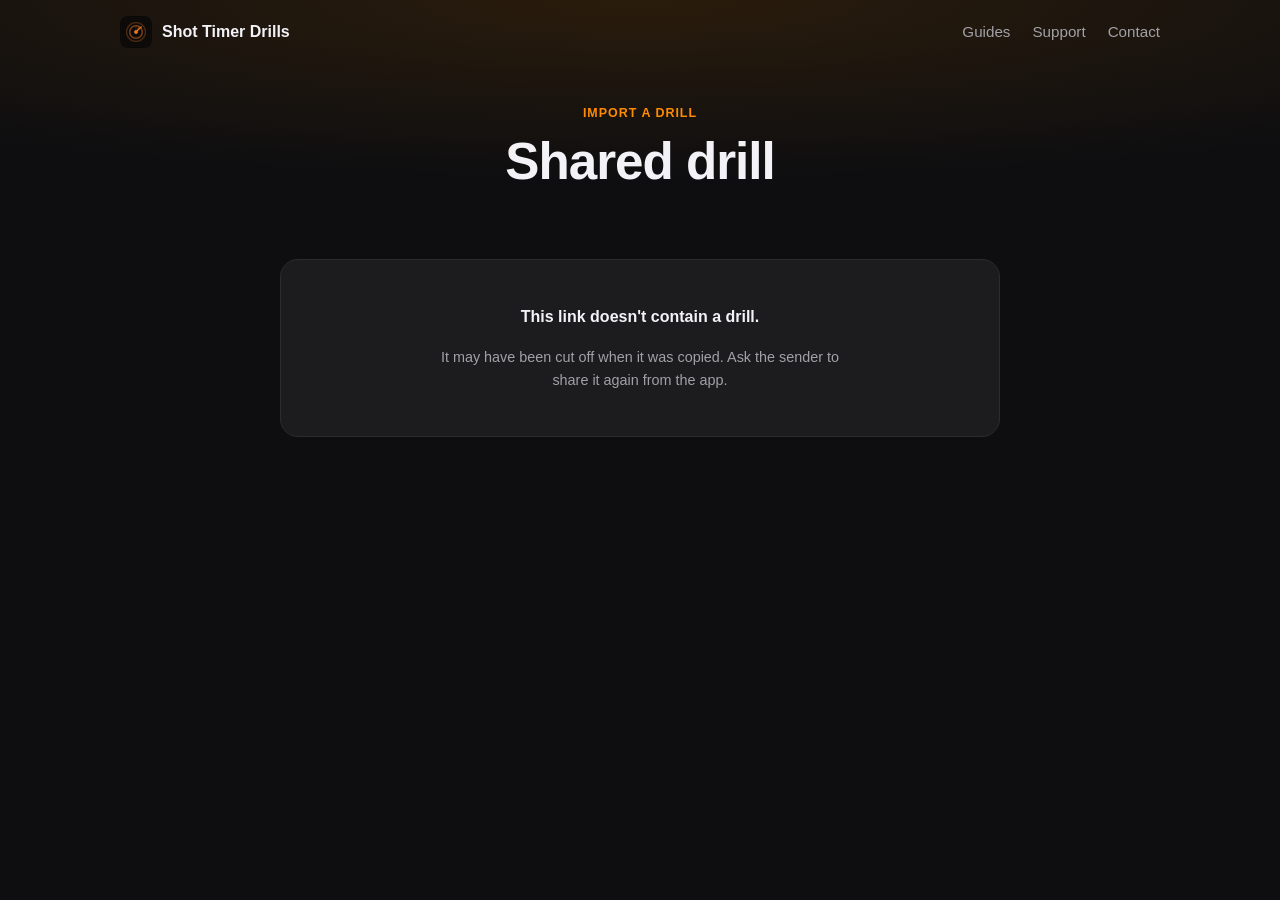
<file: d/index.html>
<!doctype html>
<html lang="en">
<head>
<meta charset="utf-8">
<meta name="viewport" content="width=device-width, initial-scale=1, viewport-fit=cover">
<meta name="theme-color" content="#0e0e10">
<meta name="robots" content="noindex">
<meta name="referrer" content="no-referrer">
<link rel="icon" href="/download/icon.png">
<title>Import this drill into Shot Timer Drills</title>
<meta property="og:site_name" content="Shot Timer Drills">
<meta property="og:title" content="Import this drill into Shot Timer Drills">
<meta property="og:description" content="Tap to open the Shot Timer Drills app, then tap Import Drill to add it to your Drills.">
<meta property="og:type" content="website">
<meta name="description" content="Tap to open the Shot Timer Drills app, then tap Import Drill to add it to your Drills.">
<link rel="stylesheet" href="/site.css?v=5">
<style>
  .drill-card { padding: 26px; }
  .drill-card h2 { font-size: 1.5rem; margin: 0 0 4px; letter-spacing: -0.01em; }
  .drill-meta { color: var(--muted); font-size: 0.95rem; margin: 0 0 14px; }
  .drill-notes { color: #d1d1d6; white-space: pre-line; margin: 0 0 18px; }
  .stage { border-top: 1px solid var(--border); padding: 14px 0 2px; }
  .stage h3 { font-size: 1.02rem; margin: 0 0 2px; }
  .stage .facts { color: var(--muted); font-size: 0.9rem; margin: 0 0 6px; }
  .stage p.notes { color: #d1d1d6; font-size: 0.93rem; margin: 0 0 10px; white-space: pre-line; }
  .actions { display: flex; flex-direction: column; gap: 12px; align-items: center; margin: 28px 0 8px; }
  .actions .button { width: 100%; max-width: 360px; text-align: center; }
  .stores { display: flex; gap: 14px; flex-wrap: wrap; justify-content: center; margin-top: 6px; }
  .hint { color: var(--muted); font-size: 0.9rem; text-align: center; margin: 4px auto 0; max-width: 52ch; }
  .error { text-align: center; padding: 28px; }
  [hidden] { display: none !important; }
</style>
</head>
<body>
<nav class="site-nav" aria-label="Site">
  <a class="brand" href="/"><img src="/download/icon.png" alt="" width="32" height="32">Shot Timer Drills</a>
  <ul>
    <li><a href="/guides/">Guides</a></li>
    <li><a href="/support/">Support</a></li>
    <li><a href="/contact/">Contact</a></li>
  </ul>
</nav>
<main class="page">
  <header class="page-head">
    <p class="eyebrow">Import a drill</p>
    <h1 id="title">Someone shared a drill with you</h1>
    <p class="lede" id="lede">Open it in Shot Timer Drills, then tap Import Drill to add it to your Drills. If you already have this drill, you can tap Update My Copy instead.</p>
  </header>

  <section class="card error" id="loading" role="status" hidden>
    <p><strong>Loading the drill…</strong></p>
  </section>

  <section class="card error" id="error" hidden>
    <p><strong id="error-title">This link doesn't contain a drill.</strong></p>
    <p class="hint" id="error-hint">It may have been cut off when it was copied. Ask the sender to share it again from the app.</p>
    <p><button type="button" class="button primary" id="retry" hidden>Retry</button></p>
  </section>

  <section class="card drill-card" id="drill" hidden></section>

  <div class="actions" id="actions" hidden>
    <a class="button primary" id="open" href="#" hidden>Open in Shot Timer Drills</a>
    <p class="hint" id="open-hint" hidden>Opens the app if you have it, or takes you to get it.</p>
    <p class="hint" id="get-app" hidden>Nothing happened? <a href="https://apps.apple.com/us/app/shot-timer-drills/id6804109678">Get Shot Timer Drills on the App Store</a>, then open this link again.</p>
    <div class="stores" id="stores" hidden>
      <a class="store-badge" href="https://apps.apple.com/us/app/shot-timer-drills/id6804109678"><img src="/download/app-store-badge.svg" alt="Download on the App Store" height="44"></a>
      <a class="button" href="/beta/">Android: join the beta</a>
    </div>
    <p class="hint" id="desktop-hint" hidden>Open this link on your phone to import the drill.</p>
    <p class="hint" id="privacy-hint">The drill is read in your browser from the link itself — nothing is sent to or stored on this site.</p>
  </div>
</main>
<script>
(function () {
  var MAX_INFLATED = 512 * 1024;           // same hard cap as the apps
  var MAX_BLOB = 65536, MIN_BLOB = 30;     // short-link blob limits (Documentation/Drill-Library-and-Links.md, section 2c)
  var FETCH_TIMEOUT_MS = 10000;
  var CODE_RE = /^[0-9a-hjkmnp-tv-z]{8}$/;  // 8 characters of 0123456789abcdefghjkmnpqrstvwxyz
  var KEY_RE = /^[A-Za-z0-9_-]{22}$/;       // base64url (no padding) of 16 bytes
  var hash = location.hash.replace(/^#/, '');
  var $ = function (id) { return document.getElementById(id); };

  // What this page was opened with. /d/ (or /d) with a fragment is the long link (the payload is in the fragment); any
  // other path under /d/ is a short link /d/<code>#<key>, served by the _redirects rewrite.
  var path = location.pathname;
  var isLong = !/^\/d\//.test(path) || path === '/d/' || path === '/d/index.html';
  var code = null, keyText = null;
  if (!isLong) {
    var m = /^\/d\/([^\/]+)$/.exec(path);
    if (m && CODE_RE.test(m[1]) && KEY_RE.test(hash)) { code = m[1]; keyText = hash; }
  }
  var shortLink = code !== null;
  // The long-link payload, or the short link's code + key: the "Open in Shot Timer Drills" button carries the same thing.
  var openPath = shortLink ? 'd/' + code + '#' + keyText : 'd#' + hash;

  var MSG_LOAD = { title: "Couldn't load that drill. Check your connection and try again.", hint: '', retry: true };
  var MSG_GONE = { title: "That link has expired or isn't valid.", hint: 'Ask the sender to share it again from the app.' };
  // A 404 can also be a link made seconds ago that another KV location has not seen yet: same text plus a hint and Retry.
  var MSG_404 = { title: "That link has expired or isn't valid.", hint: 'If it was just shared, wait a minute and try again.', retry: true };
  var MSG_LINK = { title: "That link isn't a valid drill.", hint: 'It may have been cut off when it was copied. Ask the sender to share it again from the app.' };

  function fail(msg) {
    $('loading').hidden = true;
    if (msg) {
      $('error-title').textContent = msg.title;
      $('error-hint').textContent = msg.hint;
      $('error-hint').hidden = !msg.hint;
      $('retry').hidden = !msg.retry;
    }
    $('error').hidden = false; $('title').textContent = 'Shared drill'; $('lede').textContent = '';
  }

  function el(tag, text, cls) {
    var e = document.createElement(tag);
    if (text != null) e.textContent = text;
    if (cls) e.className = cls;
    return e;
  }

  function base64urlToBytes(s) {
    s = s.replace(/-/g, '+').replace(/_/g, '/');
    while (s.length % 4) s += '=';
    var bin = atob(s), out = new Uint8Array(bin.length);
    for (var i = 0; i < bin.length; i++) out[i] = bin.charCodeAt(i);
    return out;
  }

  async function inflateRaw(bytes) {
    var stream = new Blob([bytes]).stream().pipeThrough(new DecompressionStream('deflate-raw'));
    var reader = stream.getReader(), chunks = [], total = 0;
    for (;;) {
      var r = await reader.read();
      if (r.done) break;
      total += r.value.length;
      if (total > MAX_INFLATED) { reader.cancel(); throw new Error('too large'); }
      chunks.push(r.value);
    }
    var all = new Uint8Array(total), at = 0;
    chunks.forEach(function (c) { all.set(c, at); at += c.length; });
    // The inflated bytes must be UTF-8 JSON whose first byte is `{` (0x7B). Checked on the bytes, because
    // TextDecoder silently strips a byte order mark; fatal makes invalid UTF-8 an error instead of U+FFFD.
    if (total === 0 || all[0] !== 0x7B) throw new Error('not a JSON object');
    return new TextDecoder('utf-8', { fatal: true }).decode(all);
  }

  // BEGIN expandV2
  // Share Link v2 (Documentation/Drill-Library-and-Links.md, section 2b): the link carries {"v":2,"d":<drill>} with
  // short key names and the defaults left out. This undoes the renames and fills in what render() reads, giving the
  // same drill shape a v1 link carries. Ids and dates are not needed to show a drill, so none are made up here.
  var V2_DRILL = { i: 'id', n: 'name', o: 'notes', c: 'category', f: 'fireMode', m: 'suggestedRunMode',
                   p: 'penaltyScope', r: 'penaltyRules', s: 'stages' };
  var V2_STAGE = { i: 'id', n: 'name', e: 'expectedRounds', o: 'notes', t: 'totalPossiblePoints', y: 'targetType',
                   c: 'scoringMethod', k: 'targetCount', w: 'weaponType', a: 'parTimeMs', d: 'distanceYards',
                   z: 'scoreZones', h: 'usesSimpleHitMissEntry', q: 'requiresParTime', g: 'ignoresShotsOverPar',
                   l: 'targetLayout', u: 'repetitions', x: 'gapMarkers', j: 'targetTypeNote' };
  var V2_RULE = { l: 'label', k: 'kind', s: 'secondsPerUnit' };
  var V2_ZONE = { l: 'label', p: 'points', x: 'isXRing' };
  var V2_PLACEMENT = { d: 'distanceYards', s: 'spacingFromPreviousYards', y: 'targetTypeRaw' };
  var V2_MARKER = { k: 'kind', a: 'after' };

  function isPlainObject(x) { return x !== null && typeof x === 'object' && !Array.isArray(x); }
  function has(o, k) { return Object.prototype.hasOwnProperty.call(o, k); }

  // Renames the short keys of one object back to their full names; a key that is not in the table is kept as is.
  function longKeys(obj, table) {
    if (!isPlainObject(obj)) throw new Error('not an object');
    var out = {};
    Object.keys(obj).forEach(function (k) {
      // A short key together with the long name it stands for ({"i":..,"id":..}) makes the link not a drill.
      if (has(table, k) && has(obj, table[k])) throw new Error('short and long key together');
      var name = has(table, k) ? table[k] : k;
      if (name !== '__proto__') out[name] = obj[k];
    });
    return out;
  }

  // A list key: absent or null reads as an empty list; any other non-array value, or an item that is not an
  // object, is not a drill.
  function longList(list, table) {
    if (list == null) return [];
    if (!Array.isArray(list)) throw new Error('not a list');
    return list.map(function (x) { return longKeys(x, table); });
  }

  // "v" must be a JSON number equal to 2 (2.0 parses to 2; a string, boolean, null, array or object is rejected).
  function expandV2(snap) {
    if (typeof snap.v !== 'number' || snap.v !== 2 || !isPlainObject(snap.d)) throw new Error('not a v2 payload');
    var d = longKeys(snap.d, V2_DRILL);
    if (!has(d, 'name')) d.name = '';
    if (!has(d, 'notes')) d.notes = '';
    d.penaltyRules = longList(d.penaltyRules, V2_RULE);
    d.penaltyRules.forEach(function (r) { if (!has(r, 'label')) r.label = ''; });
    d.stages = longList(d.stages, V2_STAGE).map(function (s, index) {
      s.order = index;                                   // the stage array is already in order
      if (!has(s, 'name')) s.name = '';
      if (!has(s, 'notes')) s.notes = '';
      if (has(s, 'scoreZones')) {
        s.scoreZones = longList(s.scoreZones, V2_ZONE);
        s.scoreZones.forEach(function (z) {
          if (!has(z, 'label')) z.label = '';
          if (!has(z, 'isXRing')) z.isXRing = false;
        });
      }
      if (has(s, 'targetLayout')) s.targetLayout = longList(s.targetLayout, V2_PLACEMENT);
      if (has(s, 'gapMarkers')) s.gapMarkers = longList(s.gapMarkers, V2_MARKER);
      return s;
    });
    return d;
  }

  // JSON nested deeper than 64 levels is rejected before it is parsed (scans outside string literals only).
  function tooDeep(text) {
    var depth = 0, inString = false, escaped = false;
    for (var i = 0; i < text.length; i++) {
      var ch = text.charAt(i);
      if (inString) {
        if (escaped) escaped = false;
        else if (ch === '\\') escaped = true;
        else if (ch === '"') inString = false;
      } else if (ch === '"') inString = true;
      else if (ch === '[' || ch === '{') { if (++depth > 64) return true; }
      else if (ch === ']' || ch === '}') depth--;
    }
    return false;
  }
  // END expandV2

  function seconds(ms) { return (ms / 1000).toFixed(2).replace(/\.?0+$/, '') + ' s'; }

  function render(drill) {
    var box = $('drill');
    box.appendChild(el('h2', drill.name));
    var meta = [drill.category, drill.fireMode, drill.stages.length + (drill.stages.length === 1 ? ' stage' : ' stages')]
      .filter(Boolean).join(' · ');
    box.appendChild(el('p', meta, 'drill-meta'));
    if (drill.notes) box.appendChild(el('p', drill.notes, 'drill-notes'));
    drill.stages.slice().sort(function (a, b) { return a.order - b.order; }).forEach(function (s, i) {
      var st = el('div', null, 'stage');
      st.appendChild(el('h3', (i + 1) + '. ' + s.name));
      var facts = [];
      if (s.expectedRounds) facts.push(s.expectedRounds + (s.expectedRounds === 1 ? ' round' : ' rounds'));
      if (s.distanceYards) facts.push(s.distanceYards + ' yd');
      if (s.parTimeMs) facts.push('par ' + seconds(s.parTimeMs));
      if (s.targetType) facts.push(s.targetType);
      if (s.weaponType) facts.push(s.weaponType);
      if (s.scoringMethod) facts.push(s.scoringMethod);
      st.appendChild(el('p', facts.join(' · '), 'facts'));
      if (s.notes) st.appendChild(el('p', s.notes, 'notes'));
      box.appendChild(st);
    });
    if (drill.penaltyRules && drill.penaltyRules.length) {
      var pen = el('div', null, 'stage');
      pen.appendChild(el('h3', 'Penalties'));
      pen.appendChild(el('p', drill.penaltyRules.map(function (r) {
        return r.label + ' +' + r.secondsPerUnit + ' s';
      }).join(' · '), 'facts'));
      box.appendChild(pen);
    }
    box.hidden = false;
    $('title').textContent = drill.name;
    $('lede').textContent = 'Open it in Shot Timer Drills, then tap Import Drill to add it to your Drills. If you already have this drill, you can tap Update My Copy instead.';
    setupOpenButton();
    $('actions').hidden = false;
    document.title = drill.name + ' — Shot Timer Drills';
  }

  var BETA_PAGE = 'https://shottimerdrills.com/beta/';
  var ANDROID_PACKAGE = 'com.danielkuruvilla.shottimerdrills';

  // One button for everyone. On Android it opens the app when it is installed and otherwise goes
  // to the beta page (an intent link with a fallback, which Android handles itself). iPhone has no
  // such fallback, so the button opens the app and the App Store link shows up if nothing happens.
  function setupOpenButton() {
    var btn = $('open'), ua = navigator.userAgent || '';
    var isAndroid = /Android/i.test(ua);
    var isIOS = /iPhone|iPad|iPod/i.test(ua) || (navigator.platform === 'MacIntel' && navigator.maxTouchPoints > 1);
    if (!isAndroid && !isIOS) { $('stores').hidden = false; $('desktop-hint').hidden = false; return; }
    btn.hidden = false; $('open-hint').hidden = false;

    if (isAndroid) {
      // The data part (intent://d/<code>#<key>) may hold a fragment: Android reads the intent part from the LAST '#',
      // and neither a base64url key nor the encoded fallback URL contains one.
      btn.href = 'intent://' + openPath + '#Intent;scheme=shottimerdrills;package=' + ANDROID_PACKAGE +
        ';S.browser_fallback_url=' + encodeURIComponent(BETA_PAGE) + ';end';
      return;
    }

    // iPhone: the button is a plain link to the app. If this page is still showing a moment after
    // the tap, the App Store link appears under it. It never replaces the button, because iOS may
    // still be showing its own "Open in Shot Timer Drills?" prompt at that moment.
    btn.href = 'shottimerdrills://' + openPath;
    $('open-hint').textContent = 'Opens the app if you have it.';
    var timer = null, left = false;
    function leaving() { left = true; clearTimeout(timer); }
    window.addEventListener('pagehide', leaving);
    document.addEventListener('visibilitychange', function () {
      if (document.hidden) leaving(); else { left = false; $('get-app').hidden = true; }
    });
    btn.addEventListener('click', function () {
      left = false;
      clearTimeout(timer);
      timer = setTimeout(function () { if (!left && !document.hidden) $('get-app').hidden = false; }, 2200);
    });
  }

  // Raw DEFLATE bytes of a v2 (or v1) payload -> the drill to show. Both link kinds end here, so every check of
  // section 2b applies to both. Throws when the bytes are not one valid drill.
  async function drillFromPayloadBytes(bytes) {
    if (typeof DecompressionStream === 'undefined') throw new Error('unsupported');
    var json = await inflateRaw(bytes);
    if (tooDeep(json)) throw new Error('too deep');
    // Every number must be a finite double: JSON.parse reads 1e999 as Infinity, so the reviver (which sees every
    // value, also under unknown keys) refuses it. NaN / Infinity literals and other non-JSON text already throw.
    var snap = JSON.parse(json, function (key, value) {
      if (typeof value === 'number' && !isFinite(value)) throw new Error('non-finite number');
      return value;
    });
    var d;
    if (isPlainObject(snap) && has(snap, 'v')) {
      // Version 2 (the compact form): "v" must be 2 and "d" one drill.
      d = expandV2(snap);
    } else {
      // Version 1: the whole snapshot, which must hold exactly one drill.
      if (!snap || snap.kind !== 'drill' || !Array.isArray(snap.drills) || snap.drills.length !== 1) throw new Error('not a drill');
      d = snap.drills[0];
    }
    if (!isPlainObject(d) || typeof d.name !== 'string' || !Array.isArray(d.stages) || d.stages.length > 40) throw new Error('not a drill');
    return d;
  }

  // Reads at most MAX_BLOB bytes of the response, however long the server claims the body is.
  async function readCapped(response) {
    var declared = response.headers.get('Content-Length');
    if (declared !== null && Number(declared) > MAX_BLOB) throw new Error('too large');
    var reader = response.body.getReader(), chunks = [], total = 0;
    for (;;) {
      var r = await reader.read();
      if (r.done) break;
      total += r.value.length;
      if (total > MAX_BLOB) { reader.cancel(); throw new Error('too large'); }
      chunks.push(r.value);
    }
    var all = new Uint8Array(total), at = 0;
    chunks.forEach(function (c) { all.set(c, at); at += c.length; });
    return all;
  }

  // Blob = 0x01 + 12-byte nonce + AES-128-GCM ciphertext + 16-byte tag, no additional data (section 2c).
  async function decryptBlob(blob, keyBytes) {
    if (blob.length < MIN_BLOB || blob.length > MAX_BLOB || blob[0] !== 0x01 || keyBytes.length !== 16) throw new Error('bad blob');
    var key = await crypto.subtle.importKey('raw', keyBytes, { name: 'AES-GCM' }, false, ['decrypt']);
    var plain = await crypto.subtle.decrypt({ name: 'AES-GCM', iv: blob.subarray(1, 13), tagLength: 128 }, key, blob.subarray(13));
    return new Uint8Array(plain);
  }

  // The short-link path. Network trouble, a timeout, a redirect and any status other than 200/400/404 say "couldn't load"
  // with Retry. A 404 says the link has expired or isn't valid, with a "wait a minute" hint and Retry (KV can lag about
  // a minute after a link is made). A 400, a bad or empty or oversize body, a failed tag and a bad payload say the link has
  // expired or isn't valid, without Retry.
  async function loadShort() {
    $('error').hidden = true; $('loading').hidden = false;
    $('title').textContent = 'Shared drill'; $('lede').textContent = '';
    var response, blob;
    var controller = new AbortController();
    var timer = setTimeout(function () { controller.abort(); }, FETCH_TIMEOUT_MS);
    try {
      try {
        response = await fetch('/api/d/' + code, {
          method: 'GET', credentials: 'omit', cache: 'no-store', referrerPolicy: 'no-referrer', redirect: 'error', signal: controller.signal,
        });
        // Redirects are never followed (redirect: 'error' makes a 3xx a network failure, so it reads as "couldn't load").
        if (response.status === 404) return fail(MSG_404);
        if (response.status === 400) return fail(MSG_GONE);
        if (response.status !== 200) return fail(MSG_LOAD);
        blob = await readCapped(response);
      } catch (e) {
        return fail(e && e.message === 'too large' ? MSG_GONE : MSG_LOAD);
      }
    } finally { clearTimeout(timer); }
    try {
      var d = await drillFromPayloadBytes(await decryptBlob(blob, base64urlToBytes(keyText)));
      $('loading').hidden = true;
      render(d);
    } catch (e) { fail(MSG_GONE); }
  }

  (async function () {
    if (isLong) {
      // The existing long link: the payload is the fragment.
      try {
        if (!hash) return fail();
        render(await drillFromPayloadBytes(base64urlToBytes(hash)));
      } catch (e) { fail(); }
      return;
    }
    // A short link: the page text says what is stored where.
    $('privacy-hint').textContent = 'This drill is kept on this site only as scrambled data that nobody here can read. The key is in the link after the # and is never sent to the site; your browser unlocks the drill itself.';
    if (!shortLink) return fail(MSG_LINK);
    $('retry').addEventListener('click', loadShort);
    loadShort();
  })();
})();
</script>
</body>
</html>
</file>
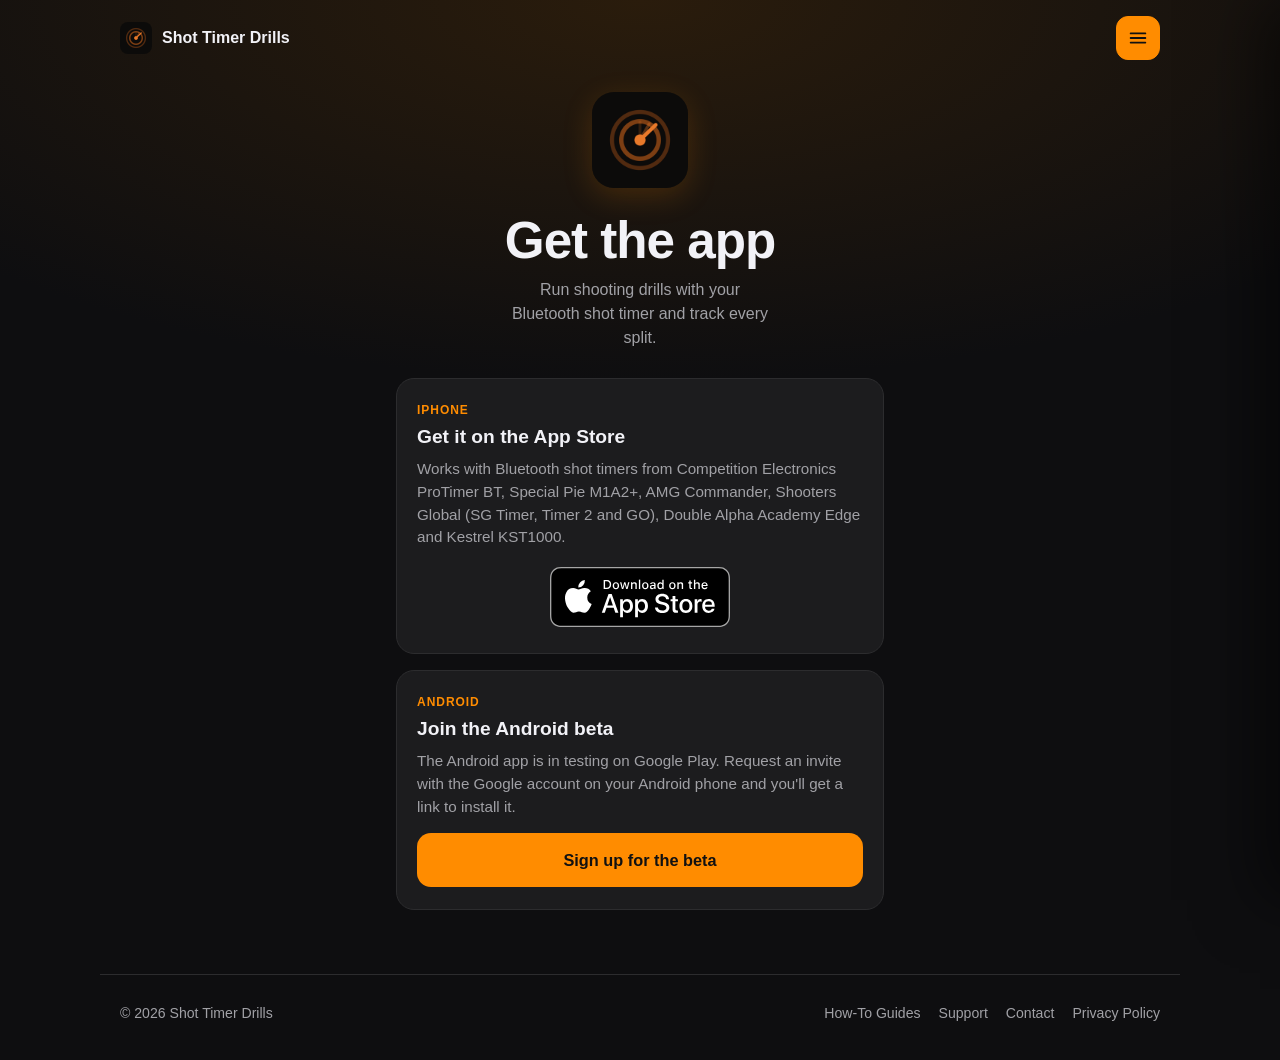
<file: download/index.html>
<!doctype html>
<html lang="en">
<head>
<meta charset="utf-8">
<meta name="viewport" content="width=device-width, initial-scale=1, viewport-fit=cover">
<script>if (location.hostname === 'dkuruvilla12.github.io') location.replace('https://shottimerdrills.com' + (location.pathname.replace(/^\/shot-timer-drills/, '') || '/') + location.hash);</script>
<title>Shot Timer Drills — Get the App</title>
<meta name="description" content="Run shooting drills with your Bluetooth shot timer and track every split. Get it on iPhone, or join the Android test.">
<meta property="og:type" content="website">
<meta property="og:title" content="Shot Timer Drills">
<meta property="og:description" content="Drills, splits and personal bests with your Bluetooth shot timer. On iPhone now — Android testers wanted.">
<meta property="og:url" content="https://shottimerdrills.com/download/">
<meta property="og:image" content="https://shottimerdrills.com/download/share.jpg">
<meta property="og:image:width" content="1024">
<meta property="og:image:height" content="500">
<meta name="twitter:card" content="summary_large_image">
<meta name="theme-color" content="#0e0e10">
<link rel="icon" href="icon.png">
<link rel="apple-touch-icon" href="icon.png">
<link rel="stylesheet" href="/site.css?v=5">
<style>
  :root {
    color-scheme: dark;
    --bg: #0e0e10;
    --card: #1c1c1e;
    --text: #f2f2f7;
    --muted: #a1a1a6;
    --accent: #ff8c00;
    --border: #2c2c2e;
    --field: #111113;
    --error: #ff6961;
    --ok: #34c759;
  }
  * { box-sizing: border-box; }
  body {
    margin: 0;
    font-family: -apple-system, BlinkMacSystemFont, "Segoe UI", Roboto, Helvetica, Arial, sans-serif;
    background: radial-gradient(120% 60% at 50% 0%, #2a1c0c 0%, var(--bg) 60%) no-repeat, var(--bg);
    color: var(--text);
    line-height: 1.5;
    -webkit-text-size-adjust: 100%;
  }
  .wrap {
    max-width: 520px;
    margin: 0 auto;
    padding: 16px 16px max(48px, env(safe-area-inset-bottom));
  }
  header { text-align: center; margin-bottom: 28px; }
  header img { width: 96px; height: 96px; border-radius: 22px; box-shadow: 0 8px 30px rgba(255, 140, 0, 0.18); }
  h1 { font-size: clamp(2.2rem, 5vw, 3.2rem); line-height: 1.08; margin: 18px 0 10px; letter-spacing: -0.02em; }
  .tagline { color: var(--muted); margin: 0 auto; max-width: 30ch; }
  .card {
    background: var(--card);
    border: 1px solid var(--border);
    border-radius: 18px;
    padding: 22px 20px;
    margin-bottom: 16px;
  }
  .card .eyebrow, .eyebrow {
    color: var(--accent);
    font-weight: 700;
    font-size: 0.75rem;
    letter-spacing: 0.08em;
    text-transform: uppercase;
    margin: 0 0 4px;
  }
  h2 { font-size: 1.2rem; margin: 0 0 6px; }
  .card p { margin: 0 0 14px; color: var(--muted); font-size: 0.95rem; }
  .button {
    display: block;
    width: 100%;
    text-align: center;
    padding: 15px 18px;
    border-radius: 14px;
    border: 0;
    font: inherit;
    font-weight: 700;
    font-size: 1.02rem;
    text-decoration: none;
    cursor: pointer;
  }
  .button.primary { background: var(--accent); color: #111; }
  .button.primary:active { opacity: 0.85; }
  .button[disabled] { opacity: 0.6; cursor: default; }
  .store-badge { display: block; width: fit-content; margin: 4px auto 0; padding: 4px; line-height: 0; border-radius: 12px; }
  .store-badge img { display: block; width: 180px; height: auto; }
  .store-badge:active { opacity: 0.85; }
  form { display: grid; gap: 14px; }
  label { display: grid; gap: 6px; font-weight: 600; font-size: 0.92rem; }
  .hint { font-weight: 400; color: var(--muted); font-size: 0.82rem; }
  input, select {
    width: 100%;
    font: inherit;
    font-size: 16px; /* no zoom-on-focus in iOS / Instagram's browser */
    color: var(--text);
    background: var(--field);
    border: 1px solid var(--border);
    border-radius: 12px;
    padding: 12px 14px;
    appearance: none;
    -webkit-appearance: none;
  }
  select {
    background-image: linear-gradient(45deg, transparent 50%, var(--muted) 50%), linear-gradient(135deg, var(--muted) 50%, transparent 50%);
    background-position: calc(100% - 20px) 50%, calc(100% - 14px) 50%;
    background-size: 6px 6px;
    background-repeat: no-repeat;
    padding-right: 36px;
  }
  input:focus, select:focus { outline: 2px solid var(--accent); outline-offset: 1px; border-color: transparent; }
  .honeypot { position: absolute; left: -10000px; width: 1px; height: 1px; overflow: hidden; }
  .status { margin: 0; font-size: 0.92rem; }
  .status.error { color: var(--error); }
  .done { text-align: center; padding: 8px 0 4px; }
  .done .tick { font-size: 2.2rem; color: var(--ok); line-height: 1; }
  .done h3 { margin: 10px 0 6px; font-size: 1.15rem; }
  .done p { margin: 0; }
  .steps { margin: 0 0 14px; padding-left: 20px; color: var(--muted); font-size: 0.92rem; }
  .steps li { margin: 3px 0; }
  .form-note { text-align: center; color: var(--muted); font-size: 0.82rem; margin-top: 24px; }
  .card a:not(.button) { color: var(--accent); text-decoration: none; }
  [hidden] { display: none !important; }
</style>
</head>
<body>
<nav class="site-nav" aria-label="Site">
  <a class="brand" href="/"><img src="/download/icon.png" alt="" width="32" height="32">Shot Timer Drills</a>
  <ul>
    <li><a href="/guides/">Guides</a></li>
    <li><a href="/support/">Support</a></li>
    <li><a href="/contact/">Contact</a></li>
  </ul>
</nav>
<main class="wrap">
  <header>
    <img src="icon.png" alt="Shot Timer Drills app icon" width="96" height="96">
    <h1>Get the app</h1>
    <p class="tagline">Run shooting drills with your Bluetooth shot timer and track every split.</p>
  </header>

  <section class="card" aria-labelledby="ios-title">
    <p class="eyebrow">iPhone</p>
    <h2 id="ios-title">Get it on the App Store</h2>
    <p>Works with Bluetooth shot timers from Competition Electronics ProTimer BT, Special Pie M1A2+, AMG Commander, Shooters Global (SG Timer, Timer 2 and GO), Double Alpha Academy Edge and Kestrel KST1000.</p>
    <a class="store-badge" href="https://apps.apple.com/us/app/shot-timer-drills/id6804109678">
      <img src="app-store-badge.svg" alt="Download on the App Store" width="180" height="60">
    </a>
  </section>

  <section class="card" id="android" aria-labelledby="android-title">
    <p class="eyebrow">Android</p>
    <h2 id="android-title">Join the Android beta</h2>
    <p>The Android app is in testing on Google Play. Request an invite with the Google account on your Android phone and you'll get a link to install it.</p>
    <a class="button primary" href="/beta/">Sign up for the beta</a>
  </section>

</main>
<footer class="site-footer">
  <span>© 2026 Shot Timer Drills</span>
  <div class="links">
    <a href="/guides/">How-To Guides</a>
    <a href="/support/">Support</a>
    <a href="/contact/">Contact</a>
    <a href="/privacy/">Privacy Policy</a>
  </div>
</footer>

<script src="/site.js?v=2" defer></script>
</body>
</html>
</file>
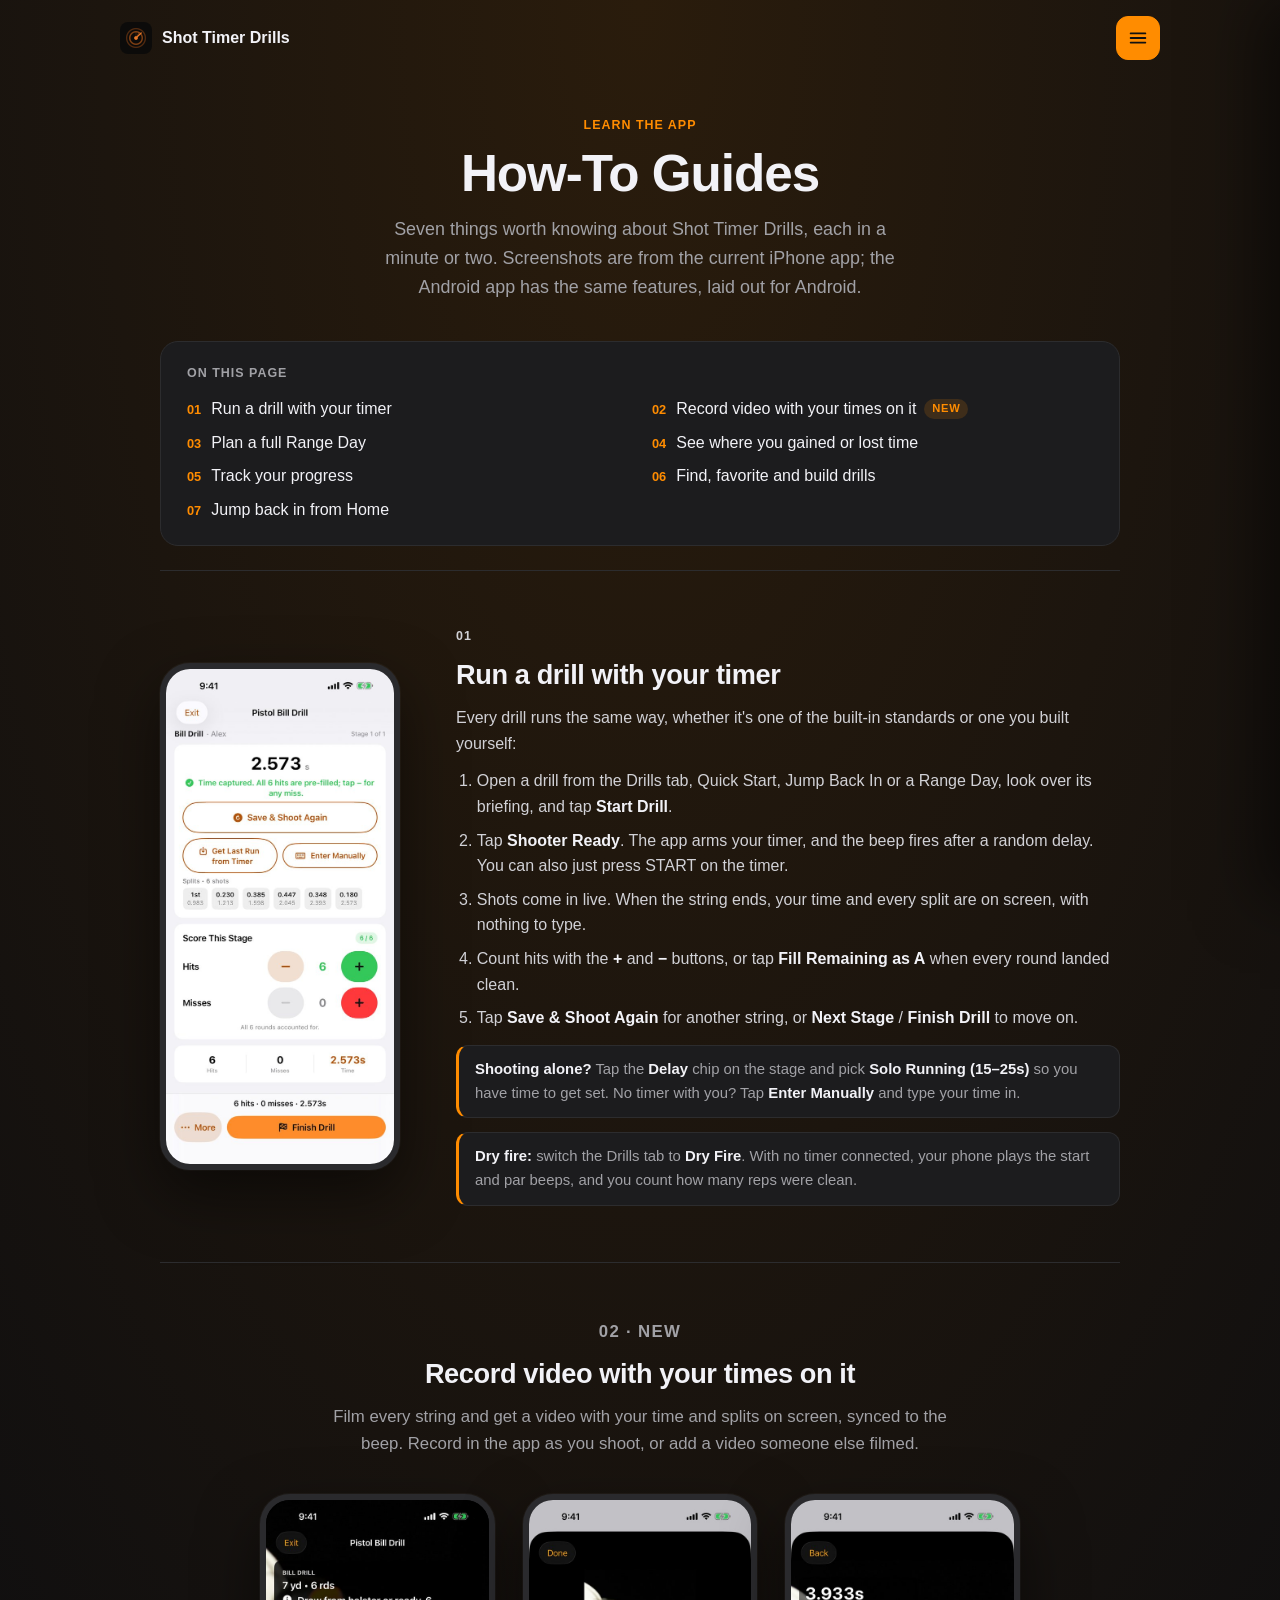
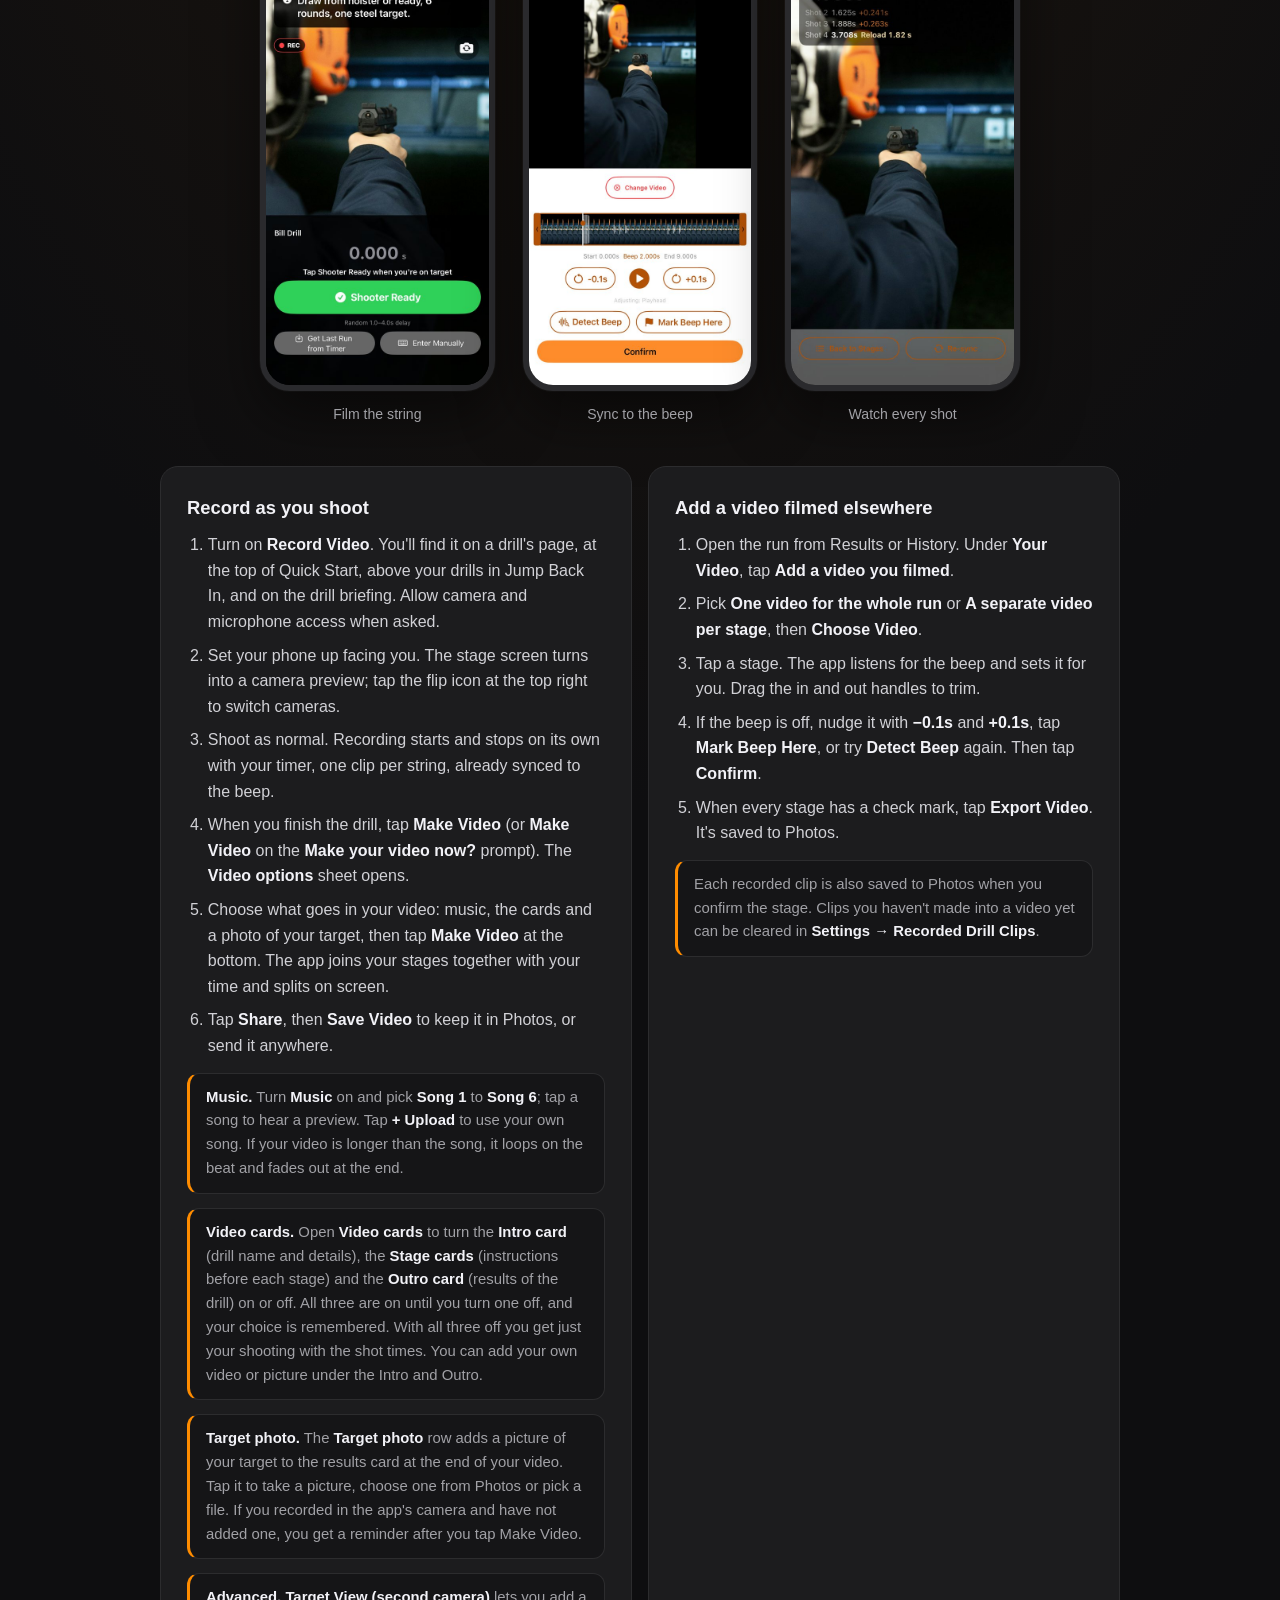
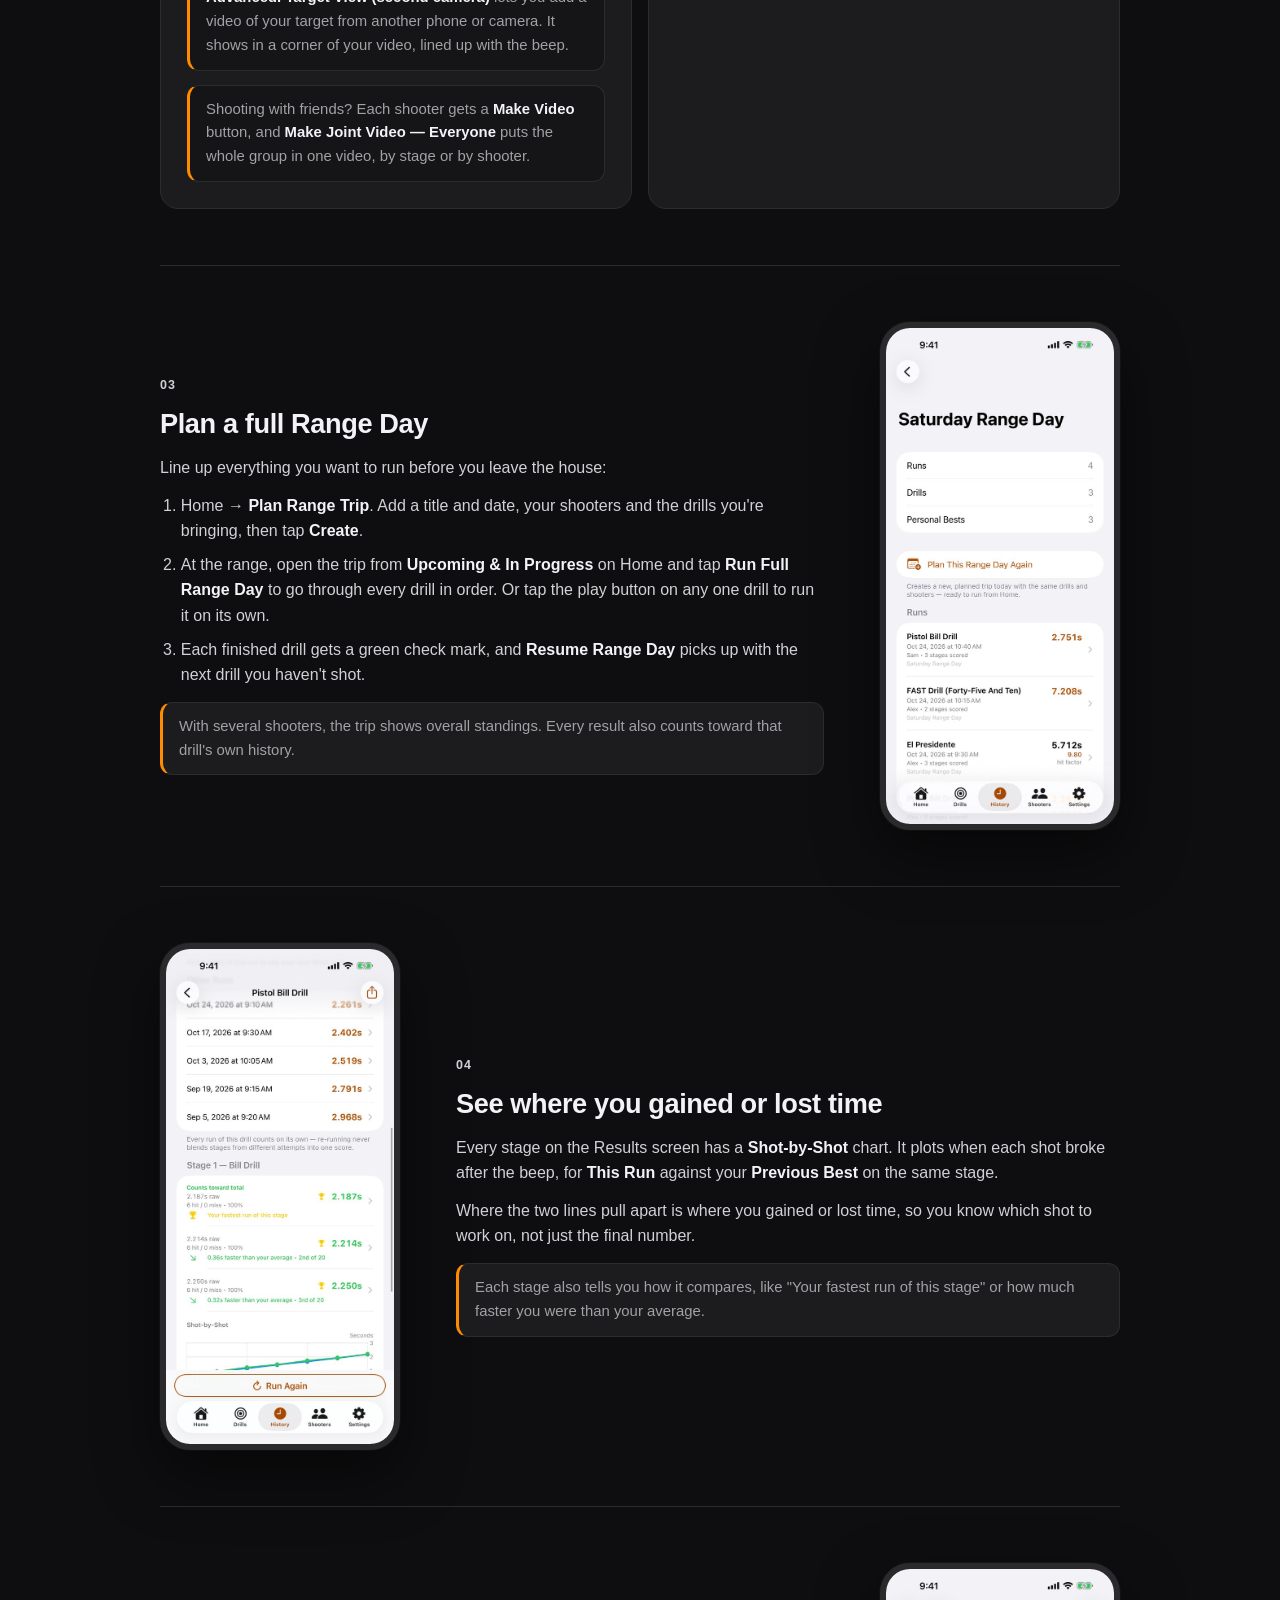
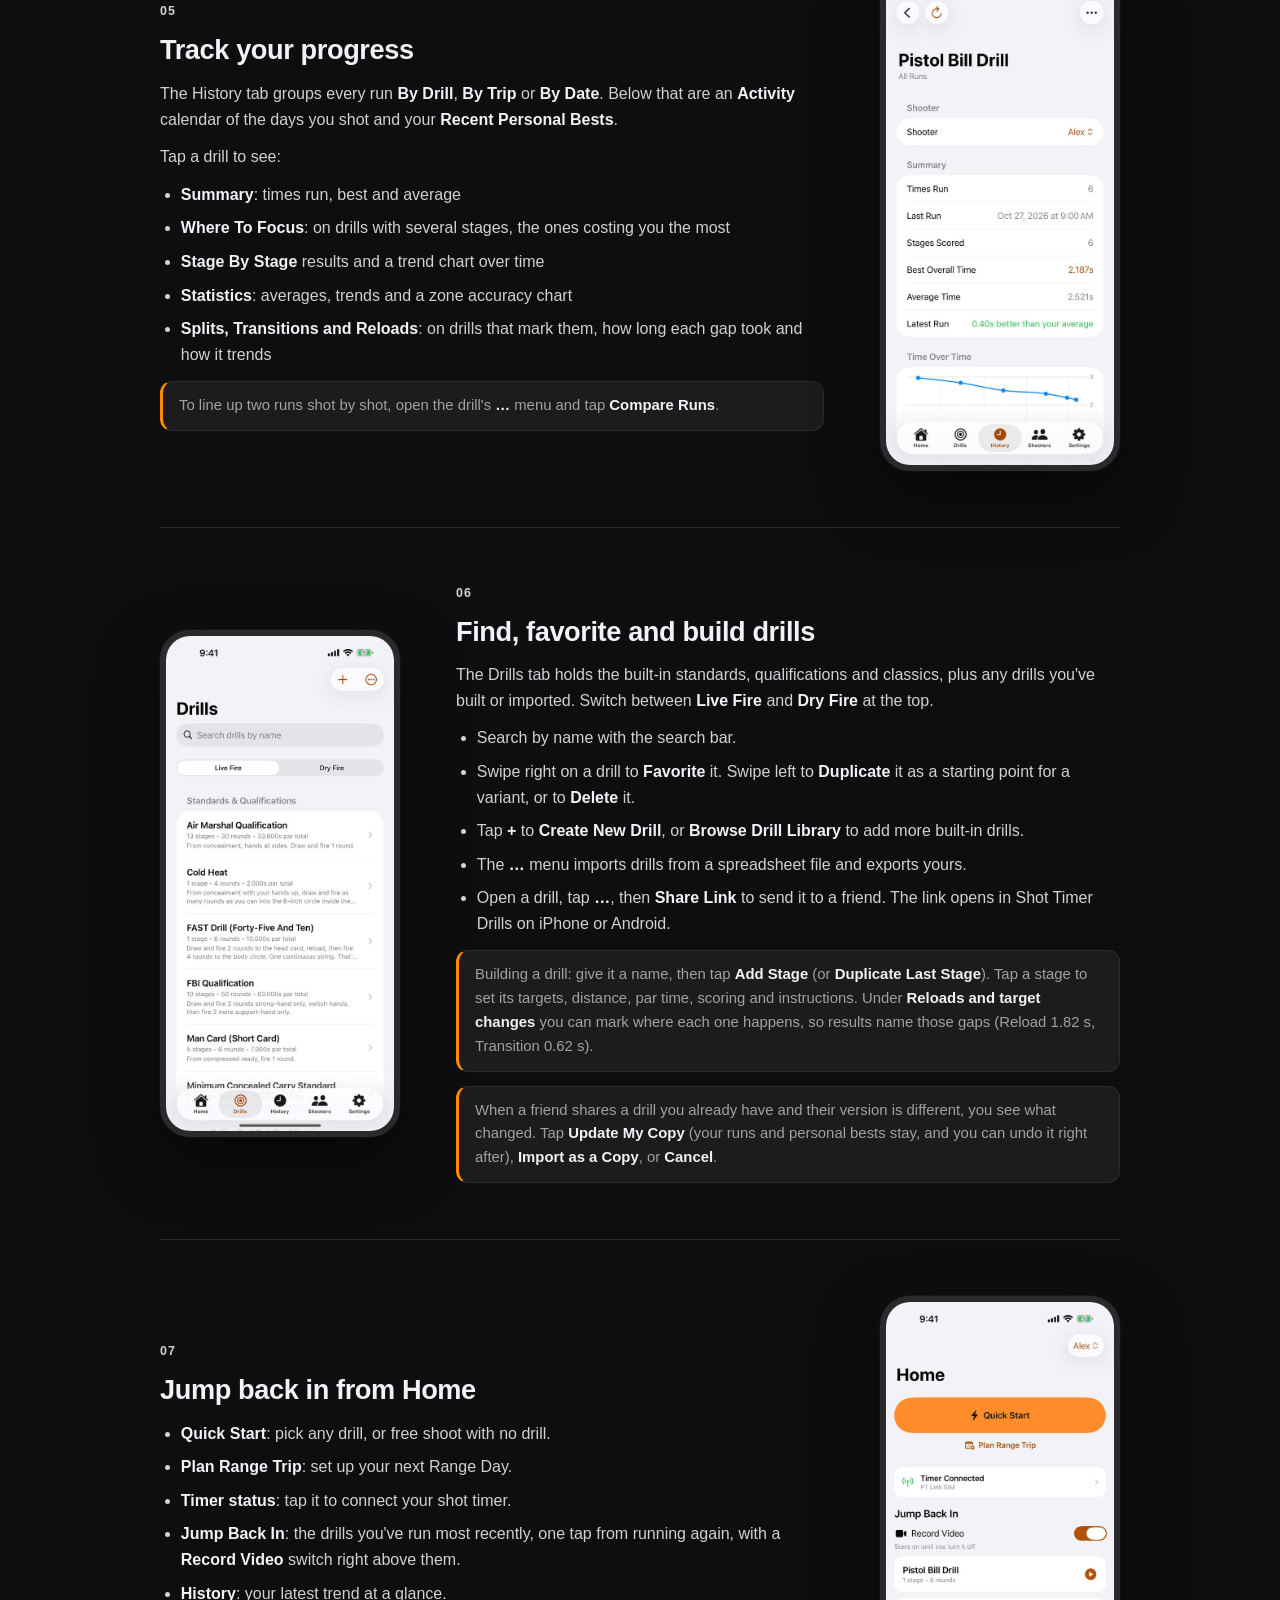
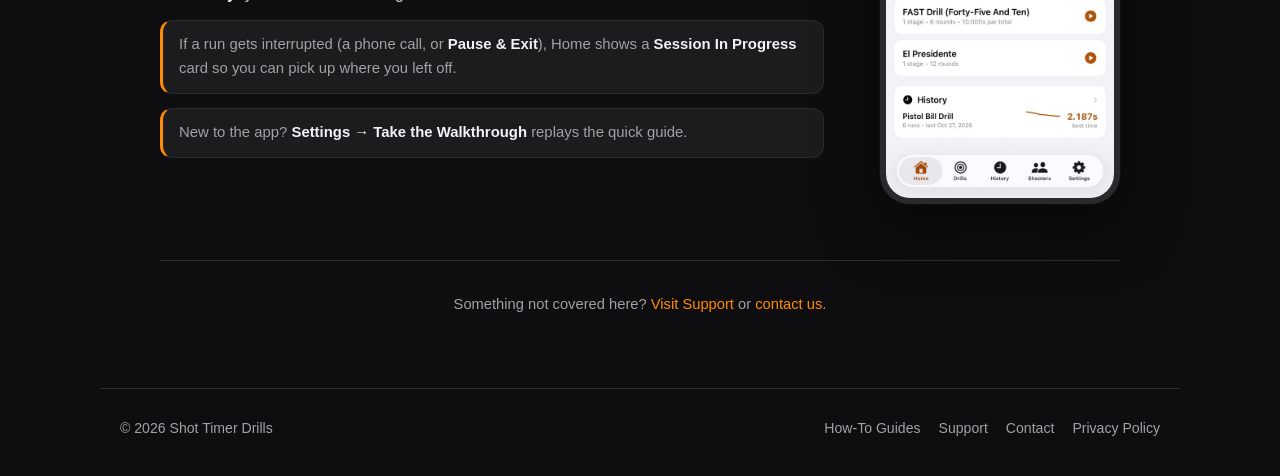
<file: guides/index.html>
<!doctype html>
<html lang="en">
<head>
<meta charset="utf-8">
<meta name="viewport" content="width=device-width, initial-scale=1, viewport-fit=cover">
<meta name="theme-color" content="#0e0e10">
<link rel="icon" href="/download/icon.png">
<script>if (location.hostname === 'dkuruvilla12.github.io') location.replace('https://shottimerdrills.com' + (location.pathname.replace(/^\/shot-timer-drills/, '') || '/') + location.hash);</script>
<title>How-To Guides — Shot Timer Drills</title>
<meta name="description" content="Short guides to Shot Timer Drills: running a drill with your Bluetooth shot timer, recording video with your times on it, Range Days, progress tracking and building drills.">
<link rel="canonical" href="https://shottimerdrills.com/guides/">
<link rel="stylesheet" href="/site.css?v=5">
<style>
  .toc { margin: 0 auto 24px; padding: 22px 26px; }
  .toc p {
    margin: 0 0 12px;
    font-weight: 700;
    font-size: 0.78rem;
    text-transform: uppercase;
    letter-spacing: 0.08em;
    color: var(--muted);
  }
  .toc ol { margin: 0; padding: 0; list-style: none; counter-reset: g; display: grid; grid-template-columns: 1fr 1fr; gap: 8px 24px; }
  .toc li { counter-increment: g; }
  .toc li::before { content: counter(g, decimal-leading-zero); color: var(--accent); font-weight: 700; font-size: 0.8rem; margin-right: 10px; }
  .toc a { color: var(--text); }
  .toc a:hover { color: var(--accent); text-decoration: none; }
  .badge {
    display: inline-block; margin-left: 8px; padding: 1px 8px; border-radius: 999px;
    background: rgba(255, 140, 0, 0.15); color: var(--accent);
    font-size: 0.7rem; font-weight: 700; letter-spacing: 0.06em; text-transform: uppercase; vertical-align: 2px;
  }

  .guide {
    display: grid;
    grid-template-columns: 240px 1fr;
    gap: 56px;
    align-items: center;
    padding: 56px 0;
    border-top: 1px solid var(--border);
    scroll-margin-top: 20px;
  }
  .guide.flip { grid-template-columns: 1fr 240px; }
  .guide.flip .shot { order: 1; }
  .num { color: var(--accent); font-weight: 700; font-size: 0.78rem; letter-spacing: 0.08em; text-transform: uppercase; margin: 0; }
  .guide h2, .feature-guide h2 { font-size: 1.7rem; line-height: 1.2; letter-spacing: -0.015em; margin: 6px 0 14px; }
  .feature-guide h3 { font-size: 1.15rem; margin: 0 0 10px; }
  .guide p, .feature-guide p { margin: 0 0 12px; color: #d1d1d6; }
  .guide ol, .guide ul, .feature-guide ol { margin: 0 0 12px; padding-left: 1.3em; color: #d1d1d6; }
  .guide li, .feature-guide li { margin: 8px 0; }
  .guide strong, .feature-guide strong { color: var(--text); }
  .tip {
    background: var(--card);
    border: 1px solid var(--border);
    border-left: 3px solid var(--accent);
    border-radius: 12px;
    padding: 12px 16px;
    font-size: 0.93rem;
    color: var(--muted);
    margin-top: 14px;
  }
  .tip strong { color: var(--text); }
  .feature-guide .card .tip { background: var(--card-2); }

  /* Record Video: the featured guide with several screenshots */
  .feature-guide { border-top: 1px solid var(--border); padding: 56px 0; scroll-margin-top: 20px; }
  .feature-guide .intro { text-align: center; max-width: 640px; margin: 0 auto 36px; }
  .feature-guide .intro p { color: var(--muted); font-size: 1.05rem; }
  .shots { display: grid; grid-template-columns: repeat(3, 1fr); gap: 28px; max-width: 760px; margin: 0 auto 40px; }
  .shots figure { margin: 0; }
  .shots figcaption { text-align: center; color: var(--muted); font-size: 0.88rem; margin-top: 12px; }
  .two-col { display: grid; grid-template-columns: 1fr 1fr; gap: 16px; }
  .two-col .card { padding: 26px; }
  .two-col .card + .card { margin-top: 0; }

  .footnote { text-align: center; color: var(--muted); font-size: 0.92rem; margin: 0; padding-top: 32px; border-top: 1px solid var(--border); }

  @media (max-width: 760px) {
    .toc ol { grid-template-columns: 1fr; }
    .guide, .guide.flip { grid-template-columns: 1fr; gap: 28px; padding: 40px 0; }
    .guide .shot, .guide.flip .shot { order: 0; width: 230px; margin: 0 auto; }
    .feature-guide { padding: 40px 0; }
    .shots { gap: 10px; }
    .shots .phone { border-width: 4px; border-radius: 18px; }
    .shots figcaption { font-size: 0.75rem; }
    .two-col { grid-template-columns: 1fr; }
  }
</style>
</head>
<body>
<nav class="site-nav" aria-label="Site">
  <a class="brand" href="/"><img src="/download/icon.png" alt="" width="32" height="32">Shot Timer Drills</a>
  <ul>
    <li><a href="/guides/" aria-current="page">Guides</a></li>
    <li><a href="/support/">Support</a></li>
    <li><a href="/contact/">Contact</a></li>
  </ul>
</nav>
<main class="page wide">
  <header class="page-head">
    <p class="eyebrow">Learn the app</p>
    <h1>How-To Guides</h1>
    <p class="lede">Seven things worth knowing about Shot Timer Drills, each in a minute or two. Screenshots are from the current iPhone app; the Android app has the same features, laid out for Android.</p>
  </header>

  <nav class="toc card" aria-label="Guides on this page">
    <p>On this page</p>
    <ol>
      <li><a href="#run-a-drill">Run a drill with your timer</a></li>
      <li><a href="#record-video">Record video with your times on it</a><span class="badge">New</span></li>
      <li><a href="#range-day">Plan a full Range Day</a></li>
      <li><a href="#shot-by-shot">See where you gained or lost time</a></li>
      <li><a href="#history">Track your progress</a></li>
      <li><a href="#drills">Find, favorite and build drills</a></li>
      <li><a href="#home">Jump back in from Home</a></li>
    </ol>
  </nav>

  <section class="guide" id="run-a-drill">
    <div class="shot phone"><img src="images/run-drill.jpg" alt="A Bill Drill stage with the captured time, every split, and hit counters" width="560" height="1217" loading="lazy"></div>
    <div class="content">
      <p class="num">01</p>
      <h2>Run a drill with your timer</h2>
      <p>Every drill runs the same way, whether it's one of the built-in standards or one you built yourself:</p>
      <ol>
        <li>Open a drill from the Drills tab, Quick Start, Jump Back In or a Range Day, look over its briefing, and tap <strong>Start Drill</strong>.</li>
        <li>Tap <strong>Shooter Ready</strong>. The app arms your timer, and the beep fires after a random delay. You can also just press START on the timer.</li>
        <li>Shots come in live. When the string ends, your time and every split are on screen, with nothing to type.</li>
        <li>Count hits with the <strong>+</strong> and <strong>−</strong> buttons, or tap <strong>Fill Remaining as A</strong> when every round landed clean.</li>
        <li>Tap <strong>Save &amp; Shoot Again</strong> for another string, or <strong>Next Stage</strong> / <strong>Finish Drill</strong> to move on.</li>
      </ol>
      <div class="tip"><strong>Shooting alone?</strong> Tap the <strong>Delay</strong> chip on the stage and pick <strong>Solo Running (15–25s)</strong> so you have time to get set. No timer with you? Tap <strong>Enter Manually</strong> and type your time in.</div>
      <div class="tip"><strong>Dry fire:</strong> switch the Drills tab to <strong>Dry Fire</strong>. With no timer connected, your phone plays the start and par beeps, and you count how many reps were clean.</div>
    </div>
  </section>

  <section class="feature-guide" id="record-video">
    <div class="intro">
      <p class="num">02 · New</p>
      <h2>Record video with your times on it</h2>
      <p>Film every string and get a video with your time and splits on screen, synced to the beep. Record in the app as you shoot, or add a video someone else filmed.</p>
    </div>

    <div class="shots">
      <figure>
        <div class="phone"><img src="images/record-video.jpg" alt="Stage screen showing the camera preview and the Shooter Ready button" width="560" height="1220" loading="lazy"></div>
        <figcaption>Film the string</figcaption>
      </figure>
      <figure>
        <div class="phone"><img src="images/shot-view-sync.jpg" alt="Shot View sync screen with the video filmstrip and start, beep and end points" width="560" height="1220" loading="lazy"></div>
        <figcaption>Sync to the beep</figcaption>
      </figure>
      <figure>
        <div class="phone"><img src="images/video-overlay.jpg" alt="Video of a shooter with the total time, splits and a reload time on screen" width="560" height="1220" loading="lazy"></div>
        <figcaption>Watch every shot</figcaption>
      </figure>
    </div>

    <div class="two-col">
      <div class="card">
        <h3>Record as you shoot</h3>
        <ol>
          <li>Turn on <strong>Record Video</strong>. You'll find it on a drill's page, at the top of Quick Start, above your drills in Jump Back In, and on the drill briefing. Allow camera and microphone access when asked.</li>
          <li>Set your phone up facing you. The stage screen turns into a camera preview; tap the flip icon at the top right to switch cameras.</li>
          <li>Shoot as normal. Recording starts and stops on its own with your timer, one clip per string, already synced to the beep.</li>
          <li>When you finish the drill, tap <strong>Make Video</strong> (or <strong>Make Video</strong> on the <strong>Make your video now?</strong> prompt). The <strong>Video options</strong> sheet opens.</li>
          <li>Choose what goes in your video: music, the cards and a photo of your target, then tap <strong>Make Video</strong> at the bottom. The app joins your stages together with your time and splits on screen.</li>
          <li>Tap <strong>Share</strong>, then <strong>Save Video</strong> to keep it in Photos, or send it anywhere.</li>
        </ol>
        <div class="tip"><strong>Music.</strong> Turn <strong>Music</strong> on and pick <strong>Song 1</strong> to <strong>Song 6</strong>; tap a song to hear a preview. Tap <strong>+ Upload</strong> to use your own song. If your video is longer than the song, it loops on the beat and fades out at the end.</div>
        <div class="tip"><strong>Video cards.</strong> Open <strong>Video cards</strong> to turn the <strong>Intro card</strong> (drill name and details), the <strong>Stage cards</strong> (instructions before each stage) and the <strong>Outro card</strong> (results of the drill) on or off. All three are on until you turn one off, and your choice is remembered. With all three off you get just your shooting with the shot times. You can add your own video or picture under the Intro and Outro.</div>
        <div class="tip"><strong>Target photo.</strong> The <strong>Target photo</strong> row adds a picture of your target to the results card at the end of your video. Tap it to take a picture, choose one from Photos or pick a file. If you recorded in the app's camera and have not added one, you get a reminder after you tap Make Video.</div>
        <div class="tip"><strong>Advanced.</strong> <strong>Target View (second camera)</strong> lets you add a video of your target from another phone or camera. It shows in a corner of your video, lined up with the beep.</div>
        <div class="tip">Shooting with friends? Each shooter gets a <strong>Make Video</strong> button, and <strong>Make Joint Video — Everyone</strong> puts the whole group in one video, by stage or by shooter.</div>
      </div>
      <div class="card">
        <h3>Add a video filmed elsewhere</h3>
        <ol>
          <li>Open the run from Results or History. Under <strong>Your Video</strong>, tap <strong>Add a video you filmed</strong>.</li>
          <li>Pick <strong>One video for the whole run</strong> or <strong>A separate video per stage</strong>, then <strong>Choose Video</strong>.</li>
          <li>Tap a stage. The app listens for the beep and sets it for you. Drag the in and out handles to trim.</li>
          <li>If the beep is off, nudge it with <strong>−0.1s</strong> and <strong>+0.1s</strong>, tap <strong>Mark Beep Here</strong>, or try <strong>Detect Beep</strong> again. Then tap <strong>Confirm</strong>.</li>
          <li>When every stage has a check mark, tap <strong>Export Video</strong>. It's saved to Photos.</li>
        </ol>
        <div class="tip">Each recorded clip is also saved to Photos when you confirm the stage. Clips you haven't made into a video yet can be cleared in <strong>Settings → Recorded Drill Clips</strong>.</div>
      </div>
    </div>
  </section>

  <section class="guide flip" id="range-day">
    <div class="shot phone"><img src="images/range-day.jpg" alt="Saturday Range Day summary with its runs, drills and personal bests" width="560" height="1217" loading="lazy"></div>
    <div class="content">
      <p class="num">03</p>
      <h2>Plan a full Range Day</h2>
      <p>Line up everything you want to run before you leave the house:</p>
      <ol>
        <li>Home → <strong>Plan Range Trip</strong>. Add a title and date, your shooters and the drills you're bringing, then tap <strong>Create</strong>.</li>
        <li>At the range, open the trip from <strong>Upcoming &amp; In Progress</strong> on Home and tap <strong>Run Full Range Day</strong> to go through every drill in order. Or tap the play button on any one drill to run it on its own.</li>
        <li>Each finished drill gets a green check mark, and <strong>Resume Range Day</strong> picks up with the next drill you haven't shot.</li>
      </ol>
      <div class="tip">With several shooters, the trip shows overall standings. Every result also counts toward that drill's own history.</div>
    </div>
  </section>

  <section class="guide" id="shot-by-shot">
    <div class="shot phone"><img src="images/shot-by-shot.jpg" alt="Results screen with a Shot-by-Shot chart comparing this run to the previous best" width="560" height="1217" loading="lazy"></div>
    <div class="content">
      <p class="num">04</p>
      <h2>See where you gained or lost time</h2>
      <p>Every stage on the Results screen has a <strong>Shot-by-Shot</strong> chart. It plots when each shot broke after the beep, for <strong>This Run</strong> against your <strong>Previous Best</strong> on the same stage.</p>
      <p>Where the two lines pull apart is where you gained or lost time, so you know which shot to work on, not just the final number.</p>
      <div class="tip">Each stage also tells you how it compares, like "Your fastest run of this stage" or how much faster you were than your average.</div>
    </div>
  </section>

  <section class="guide flip" id="history">
    <div class="shot phone"><img src="images/drill-history.jpg" alt="A drill's history with its summary, best time and a time-over-time chart" width="560" height="1217" loading="lazy"></div>
    <div class="content">
      <p class="num">05</p>
      <h2>Track your progress</h2>
      <p>The History tab groups every run <strong>By Drill</strong>, <strong>By Trip</strong> or <strong>By Date</strong>. Below that are an <strong>Activity</strong> calendar of the days you shot and your <strong>Recent Personal Bests</strong>.</p>
      <p>Tap a drill to see:</p>
      <ul>
        <li><strong>Summary</strong>: times run, best and average</li>
        <li><strong>Where To Focus</strong>: on drills with several stages, the ones costing you the most</li>
        <li><strong>Stage By Stage</strong> results and a trend chart over time</li>
        <li><strong>Statistics</strong>: averages, trends and a zone accuracy chart</li>
        <li><strong>Splits, Transitions and Reloads</strong>: on drills that mark them, how long each gap took and how it trends</li>
      </ul>
      <div class="tip">To line up two runs shot by shot, open the drill's <strong>…</strong> menu and tap <strong>Compare Runs</strong>.</div>
    </div>
  </section>

  <section class="guide" id="drills">
    <div class="shot phone"><img src="images/drills.jpg" alt="The Drills tab with the Live Fire and Dry Fire switch and a list of standards and qualifications" width="560" height="1217" loading="lazy"></div>
    <div class="content">
      <p class="num">06</p>
      <h2>Find, favorite and build drills</h2>
      <p>The Drills tab holds the built-in standards, qualifications and classics, plus any drills you've built or imported. Switch between <strong>Live Fire</strong> and <strong>Dry Fire</strong> at the top.</p>
      <ul>
        <li>Search by name with the search bar.</li>
        <li>Swipe right on a drill to <strong>Favorite</strong> it. Swipe left to <strong>Duplicate</strong> it as a starting point for a variant, or to <strong>Delete</strong> it.</li>
        <li>Tap <strong>+</strong> to <strong>Create New Drill</strong>, or <strong>Browse Drill Library</strong> to add more built-in drills.</li>
        <li>The <strong>…</strong> menu imports drills from a spreadsheet file and exports yours.</li>
        <li>Open a drill, tap <strong>…</strong>, then <strong>Share Link</strong> to send it to a friend. The link opens in Shot Timer Drills on iPhone or Android.</li>
      </ul>
      <div class="tip">Building a drill: give it a name, then tap <strong>Add Stage</strong> (or <strong>Duplicate Last Stage</strong>). Tap a stage to set its targets, distance, par time, scoring and instructions. Under <strong>Reloads and target changes</strong> you can mark where each one happens, so results name those gaps (Reload 1.82 s, Transition 0.62 s).</div>
      <div class="tip">When a friend shares a drill you already have and their version is different, you see what changed. Tap <strong>Update My Copy</strong> (your runs and personal bests stay, and you can undo it right after), <strong>Import as a Copy</strong>, or <strong>Cancel</strong>.</div>
    </div>
  </section>

  <section class="guide flip" id="home">
    <div class="shot phone"><img src="images/home.jpg" alt="Home screen with Quick Start, Plan Range Trip, timer status and Jump Back In with a Record Video switch" width="560" height="1217" loading="lazy"></div>
    <div class="content">
      <p class="num">07</p>
      <h2>Jump back in from Home</h2>
      <ul>
        <li><strong>Quick Start</strong>: pick any drill, or free shoot with no drill.</li>
        <li><strong>Plan Range Trip</strong>: set up your next Range Day.</li>
        <li><strong>Timer status</strong>: tap it to connect your shot timer.</li>
        <li><strong>Jump Back In</strong>: the drills you've run most recently, one tap from running again, with a <strong>Record Video</strong> switch right above them.</li>
        <li><strong>History</strong>: your latest trend at a glance.</li>
      </ul>
      <div class="tip">If a run gets interrupted (a phone call, or <strong>Pause &amp; Exit</strong>), Home shows a <strong>Session In Progress</strong> card so you can pick up where you left off.</div>
      <div class="tip">New to the app? <strong>Settings → Take the Walkthrough</strong> replays the quick guide.</div>
    </div>
  </section>

  <p class="footnote">Something not covered here? <a href="/support/">Visit Support</a> or <a href="/contact/">contact us</a>.</p>
</main>
<footer class="site-footer">
  <span>© 2026 Shot Timer Drills</span>
  <div class="links">
    <a href="/guides/">How-To Guides</a>
    <a href="/support/">Support</a>
    <a href="/contact/">Contact</a>
    <a href="/privacy/">Privacy Policy</a>
  </div>
</footer>
<script src="/site.js?v=2" defer></script>
</body>
</html>
</file>
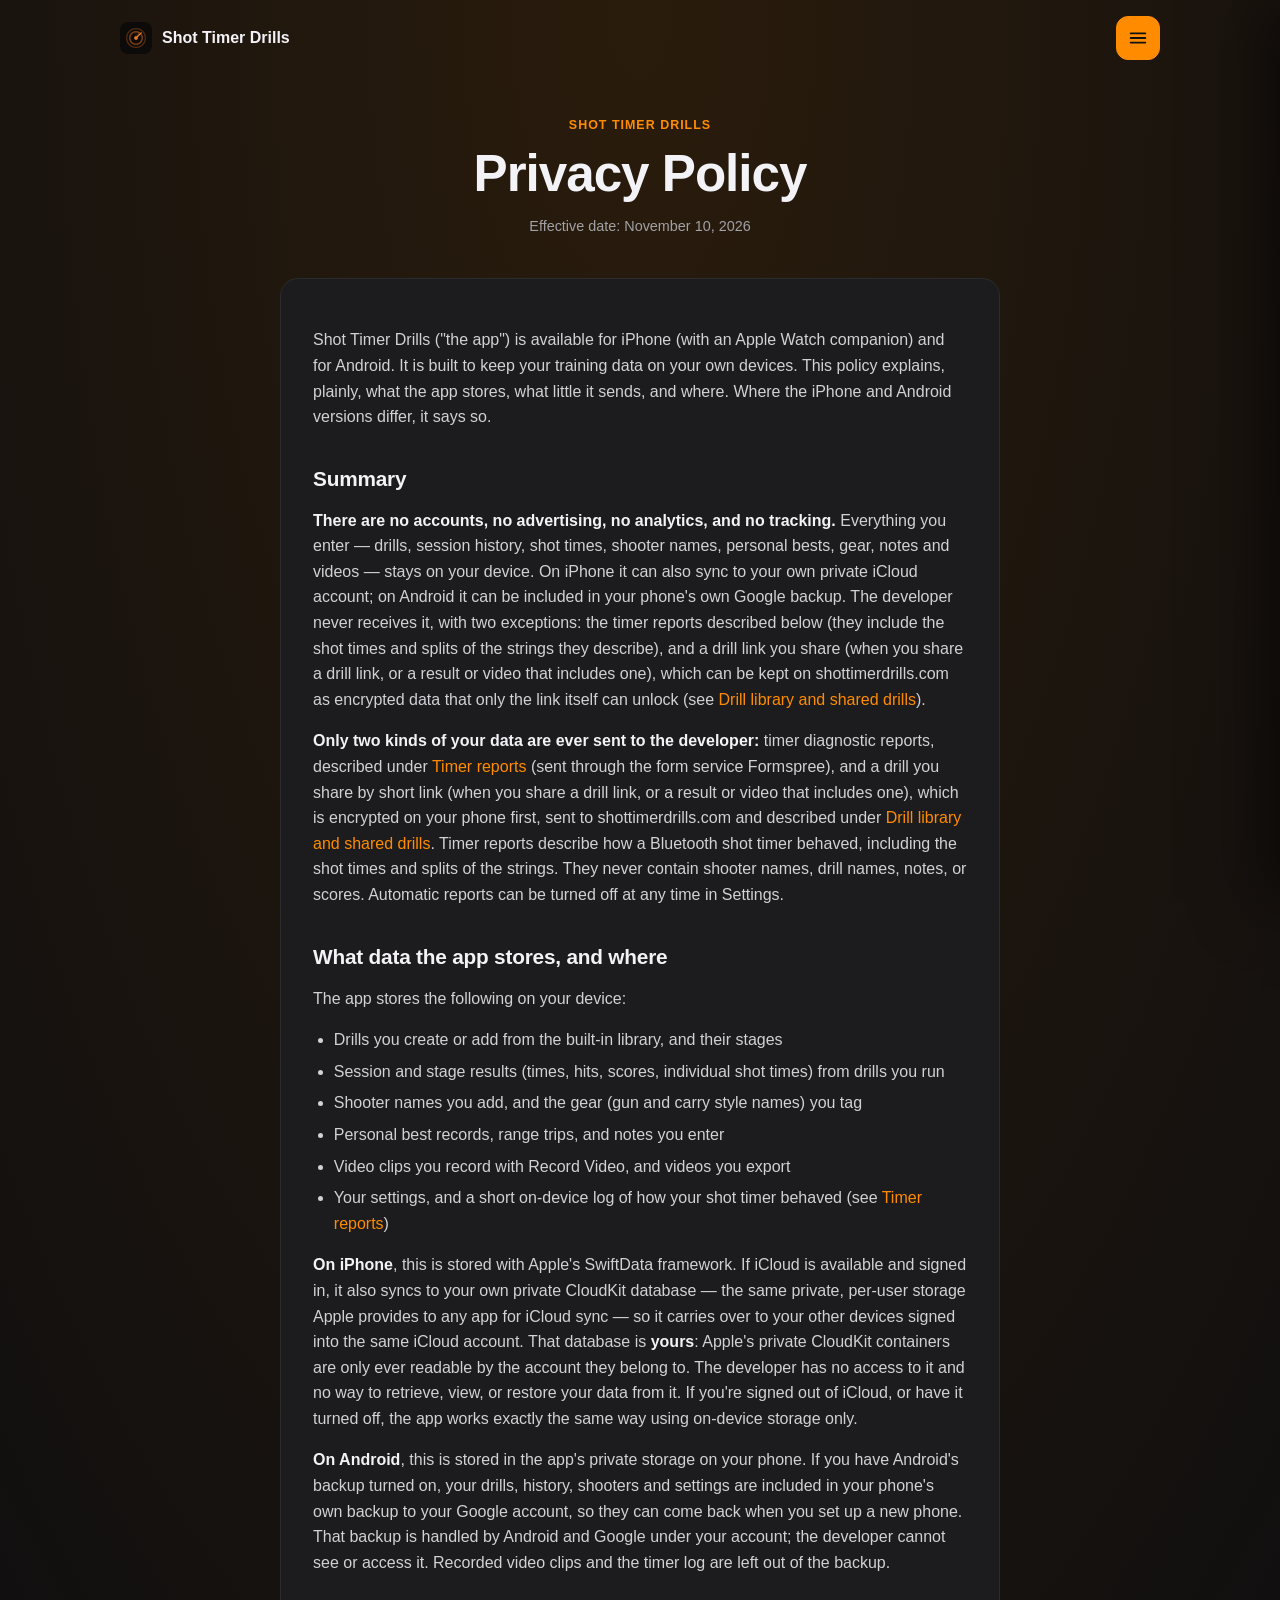
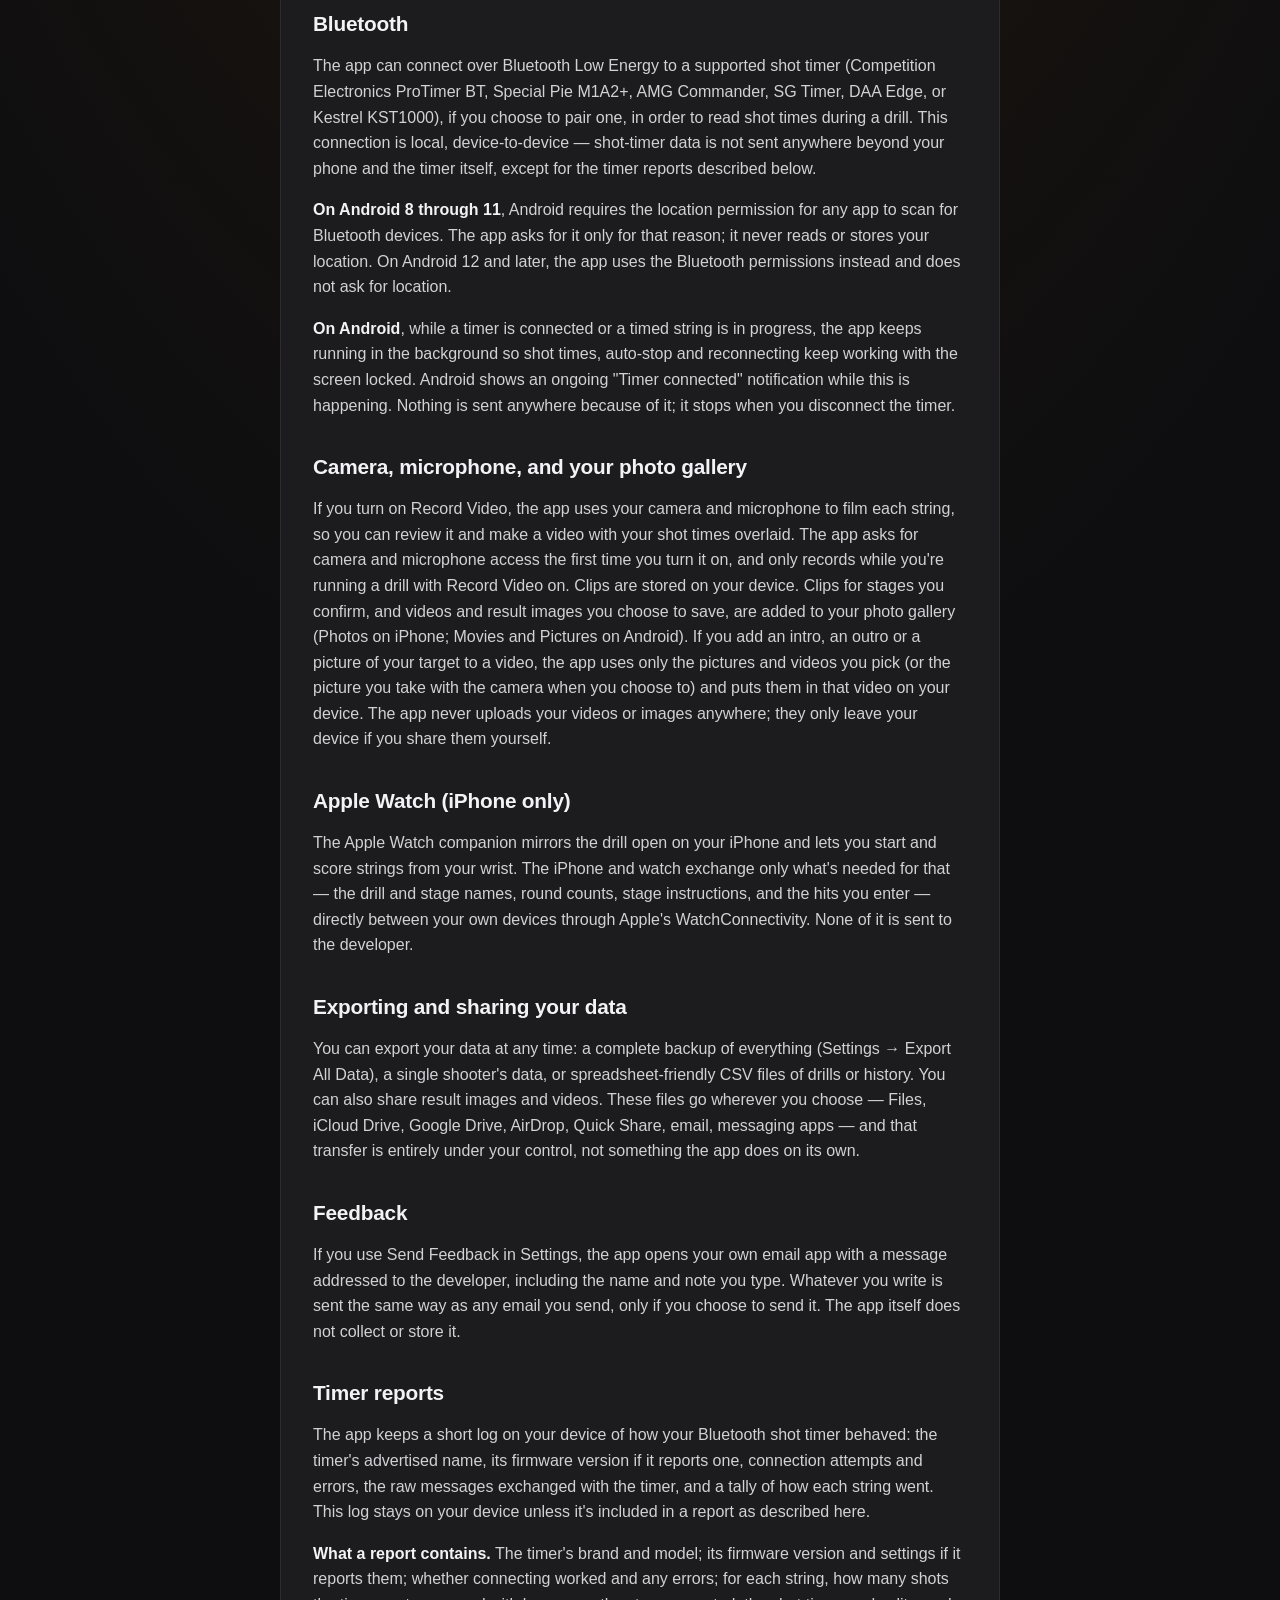
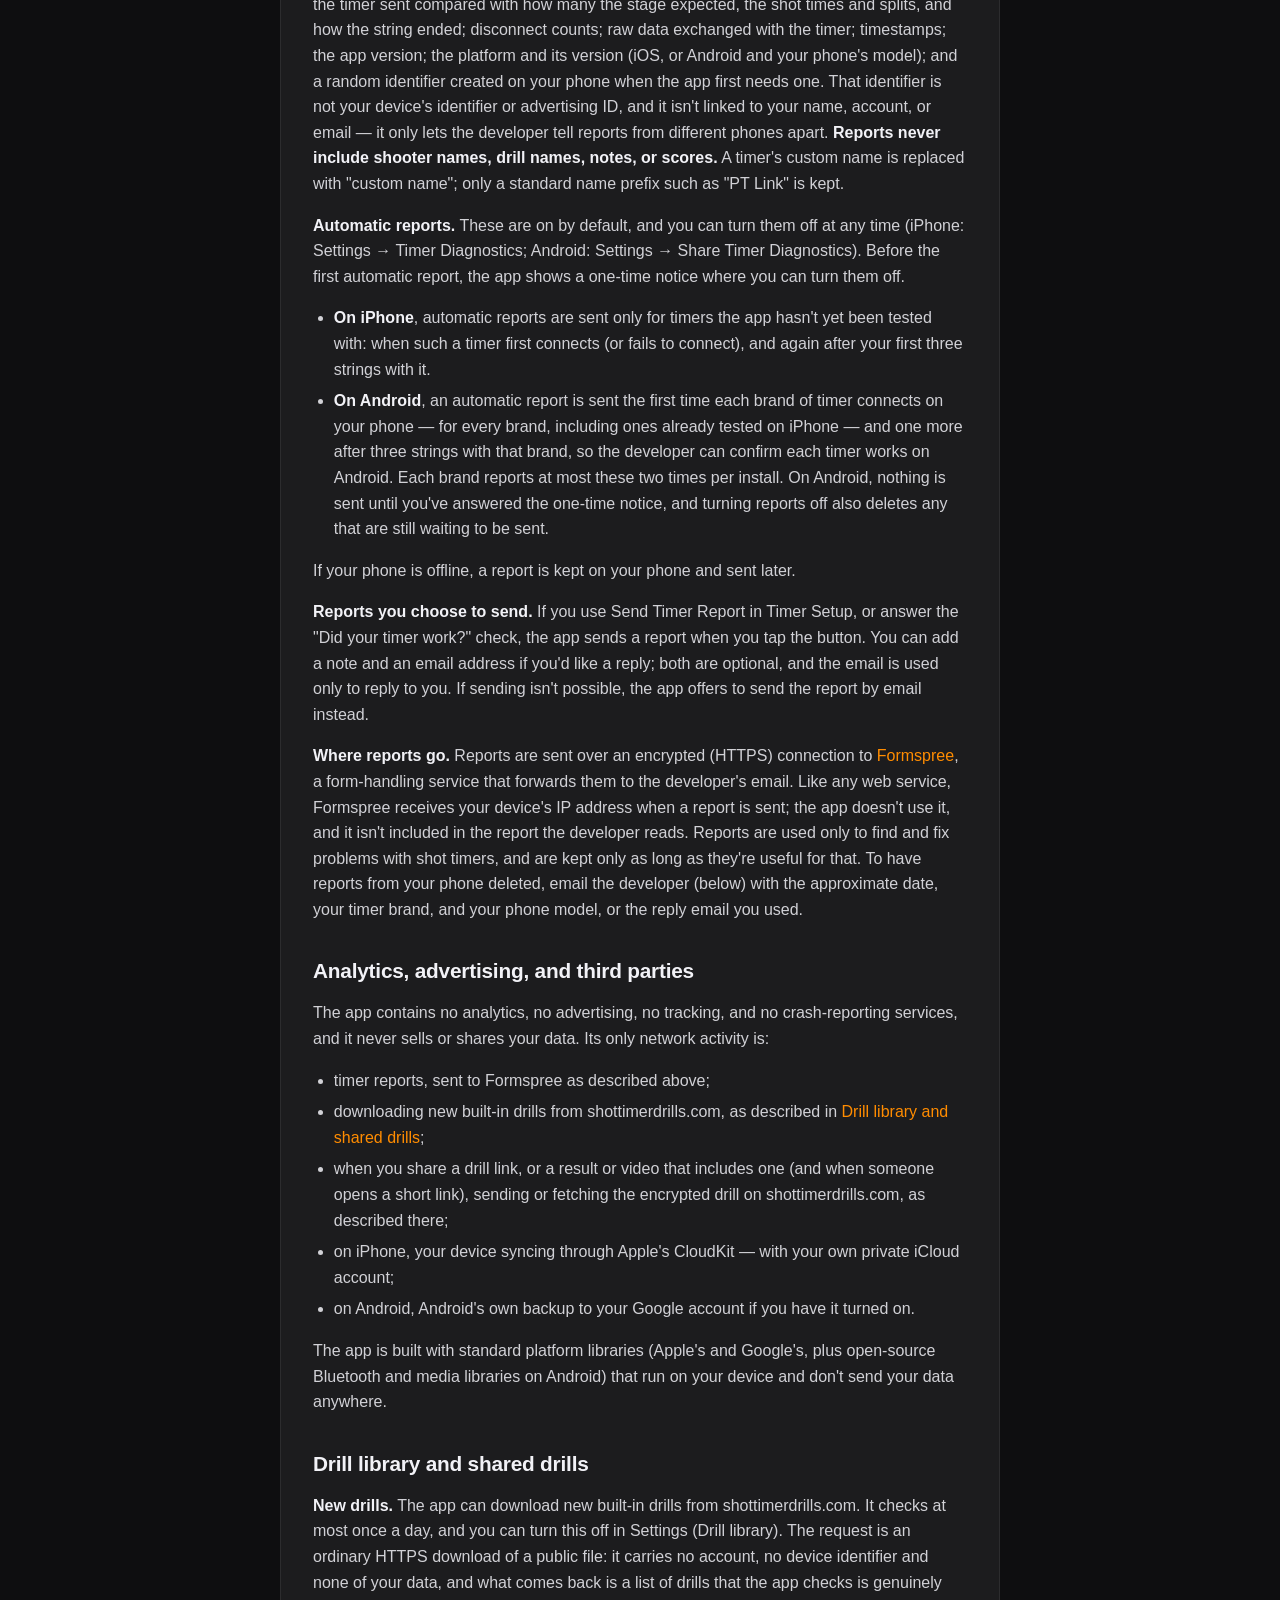
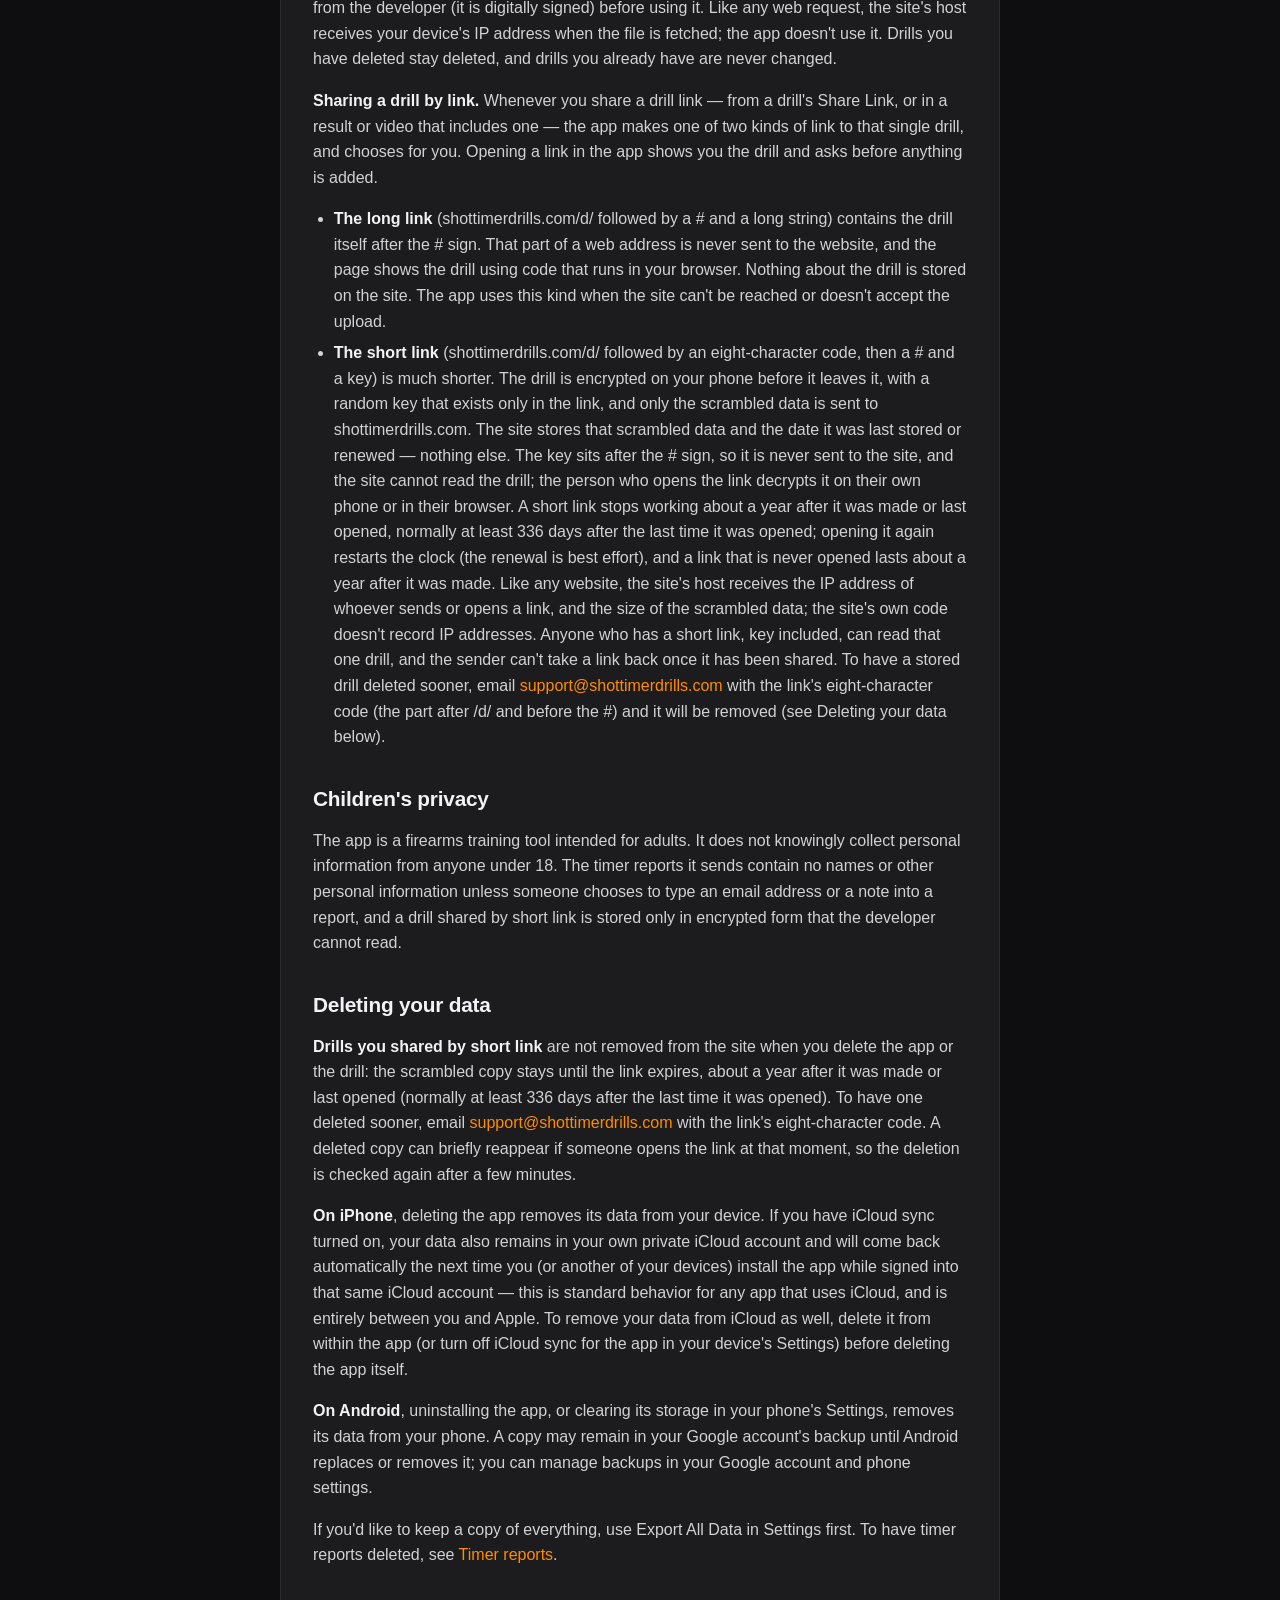
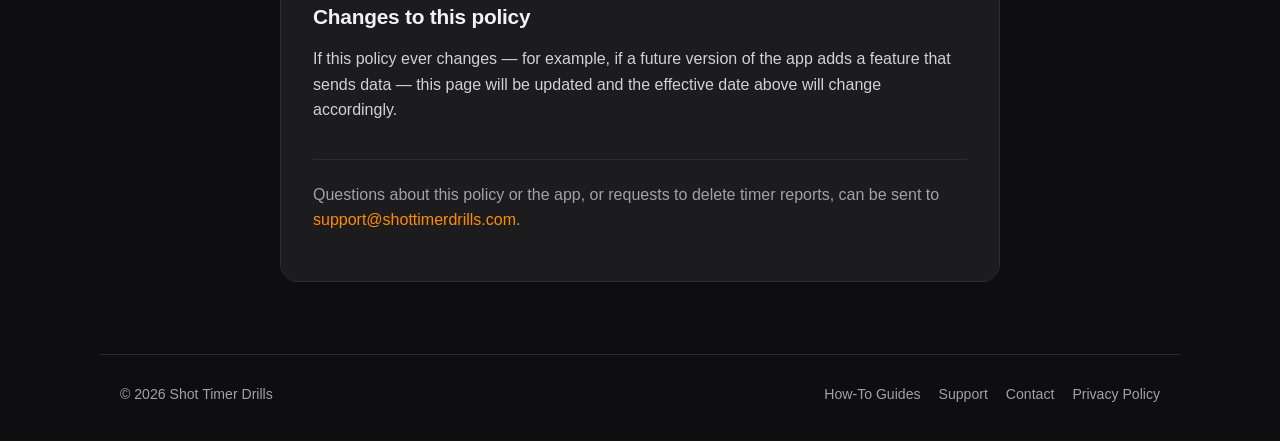
<file: privacy/index.html>
<!doctype html>
<html lang="en">
<head>
<meta charset="utf-8">
<meta name="viewport" content="width=device-width, initial-scale=1, viewport-fit=cover">
<meta name="theme-color" content="#0e0e10">
<link rel="icon" href="/download/icon.png">
<script>if (location.hostname === 'dkuruvilla12.github.io') location.replace('https://shottimerdrills.com' + (location.pathname.replace(/^\/shot-timer-drills/, '') || '/') + location.hash);</script>
<title>Privacy Policy — Shot Timer Drills</title>
<link rel="stylesheet" href="/site.css?v=5">
</head>
<body>
<nav class="site-nav" aria-label="Site">
  <a class="brand" href="/"><img src="/download/icon.png" alt="" width="32" height="32">Shot Timer Drills</a>
  <ul>
    <li><a href="/guides/">Guides</a></li>
    <li><a href="/support/">Support</a></li>
    <li><a href="/contact/">Contact</a></li>
  </ul>
</nav>
<main class="page">
  <header class="page-head">
    <p class="eyebrow">Shot Timer Drills</p>
    <h1>Privacy Policy</h1>
    <p class="meta">Effective date: November 10, 2026</p>
  </header>
  <article class="card prose">
    <p>Shot Timer Drills ("the app") is available for iPhone (with an Apple Watch companion) and for Android. It is built to keep your training data on your own devices. This policy explains, plainly, what the app stores, what little it sends, and where. Where the iPhone and Android versions differ, it says so.</p>

    <h2>Summary</h2>
    <p><strong>There are no accounts, no advertising, no analytics, and no tracking.</strong> Everything you enter — drills, session history, shot times, shooter names, personal bests, gear, notes and videos — stays on your device. On iPhone it can also sync to your own private iCloud account; on Android it can be included in your phone's own Google backup. The developer never receives it, with two exceptions: the timer reports described below (they include the shot times and splits of the strings they describe), and a drill link you share (when you share a drill link, or a result or video that includes one), which can be kept on shottimerdrills.com as encrypted data that only the link itself can unlock (see <a href="#drill-library">Drill library and shared drills</a>).</p>
    <p><strong>Only two kinds of your data are ever sent to the developer:</strong> timer diagnostic reports, described under <a href="#timer-reports">Timer reports</a> (sent through the form service Formspree), and a drill you share by short link (when you share a drill link, or a result or video that includes one), which is encrypted on your phone first, sent to shottimerdrills.com and described under <a href="#drill-library">Drill library and shared drills</a>. Timer reports describe how a Bluetooth shot timer behaved, including the shot times and splits of the strings. They never contain shooter names, drill names, notes, or scores. Automatic reports can be turned off at any time in Settings.</p>

    <h2>What data the app stores, and where</h2>
    <p>The app stores the following on your device:</p>
    <ul>
      <li>Drills you create or add from the built-in library, and their stages</li>
      <li>Session and stage results (times, hits, scores, individual shot times) from drills you run</li>
      <li>Shooter names you add, and the gear (gun and carry style names) you tag</li>
      <li>Personal best records, range trips, and notes you enter</li>
      <li>Video clips you record with Record Video, and videos you export</li>
      <li>Your settings, and a short on-device log of how your shot timer behaved (see <a href="#timer-reports">Timer reports</a>)</li>
    </ul>
    <p><strong>On iPhone</strong>, this is stored with Apple's SwiftData framework. If iCloud is available and signed in, it also syncs to your own private CloudKit database — the same private, per-user storage Apple provides to any app for iCloud sync — so it carries over to your other devices signed into the same iCloud account. That database is <strong>yours</strong>: Apple's private CloudKit containers are only ever readable by the account they belong to. The developer has no access to it and no way to retrieve, view, or restore your data from it. If you're signed out of iCloud, or have it turned off, the app works exactly the same way using on-device storage only.</p>
    <p><strong>On Android</strong>, this is stored in the app's private storage on your phone. If you have Android's backup turned on, your drills, history, shooters and settings are included in your phone's own backup to your Google account, so they can come back when you set up a new phone. That backup is handled by Android and Google under your account; the developer cannot see or access it. Recorded video clips and the timer log are left out of the backup.</p>


    <h2>Bluetooth</h2>
    <p>The app can connect over Bluetooth Low Energy to a supported shot timer (Competition Electronics ProTimer BT, Special Pie M1A2+, AMG Commander, SG Timer, DAA Edge, or Kestrel KST1000), if you choose to pair one, in order to read shot times during a drill. This connection is local, device-to-device — shot-timer data is not sent anywhere beyond your phone and the timer itself, except for the timer reports described below.</p>
    <p><strong>On Android 8 through 11</strong>, Android requires the location permission for any app to scan for Bluetooth devices. The app asks for it only for that reason; it never reads or stores your location. On Android 12 and later, the app uses the Bluetooth permissions instead and does not ask for location.</p>
    <p><strong>On Android</strong>, while a timer is connected or a timed string is in progress, the app keeps running in the background so shot times, auto-stop and reconnecting keep working with the screen locked. Android shows an ongoing "Timer connected" notification while this is happening. Nothing is sent anywhere because of it; it stops when you disconnect the timer.</p>

    <h2>Camera, microphone, and your photo gallery</h2>
    <p>If you turn on Record Video, the app uses your camera and microphone to film each string, so you can review it and make a video with your shot times overlaid. The app asks for camera and microphone access the first time you turn it on, and only records while you're running a drill with Record Video on. Clips are stored on your device. Clips for stages you confirm, and videos and result images you choose to save, are added to your photo gallery (Photos on iPhone; Movies and Pictures on Android). If you add an intro, an outro or a picture of your target to a video, the app uses only the pictures and videos you pick (or the picture you take with the camera when you choose to) and puts them in that video on your device. The app never uploads your videos or images anywhere; they only leave your device if you share them yourself.</p>

    <h2>Apple Watch (iPhone only)</h2>
    <p>The Apple Watch companion mirrors the drill open on your iPhone and lets you start and score strings from your wrist. The iPhone and watch exchange only what's needed for that — the drill and stage names, round counts, stage instructions, and the hits you enter — directly between your own devices through Apple's WatchConnectivity. None of it is sent to the developer.</p>

    <h2>Exporting and sharing your data</h2>
    <p>You can export your data at any time: a complete backup of everything (Settings → Export All Data), a single shooter's data, or spreadsheet-friendly CSV files of drills or history. You can also share result images and videos. These files go wherever you choose — Files, iCloud Drive, Google Drive, AirDrop, Quick Share, email, messaging apps — and that transfer is entirely under your control, not something the app does on its own.</p>

    <h2>Feedback</h2>
    <p>If you use Send Feedback in Settings, the app opens your own email app with a message addressed to the developer, including the name and note you type. Whatever you write is sent the same way as any email you send, only if you choose to send it. The app itself does not collect or store it.</p>

    <h2 id="timer-reports">Timer reports</h2>
    <p>The app keeps a short log on your device of how your Bluetooth shot timer behaved: the timer's advertised name, its firmware version if it reports one, connection attempts and errors, the raw messages exchanged with the timer, and a tally of how each string went. This log stays on your device unless it's included in a report as described here.</p>
    <p><strong>What a report contains.</strong> The timer's brand and model; its firmware version and settings if it reports them; whether connecting worked and any errors; for each string, how many shots the timer sent compared with how many the stage expected, the shot times and splits, and how the string ended; disconnect counts; raw data exchanged with the timer; timestamps; the app version; the platform and its version (iOS, or Android and your phone's model); and a random identifier created on your phone when the app first needs one. That identifier is not your device's identifier or advertising ID, and it isn't linked to your name, account, or email — it only lets the developer tell reports from different phones apart. <strong>Reports never include shooter names, drill names, notes, or scores.</strong> A timer's custom name is replaced with "custom name"; only a standard name prefix such as "PT Link" is kept.</p>
    <p><strong>Automatic reports.</strong> These are on by default, and you can turn them off at any time (iPhone: Settings → Timer Diagnostics; Android: Settings → Share Timer Diagnostics). Before the first automatic report, the app shows a one-time notice where you can turn them off.</p>
    <ul>
      <li><strong>On iPhone</strong>, automatic reports are sent only for timers the app hasn't yet been tested with: when such a timer first connects (or fails to connect), and again after your first three strings with it.</li>
      <li><strong>On Android</strong>, an automatic report is sent the first time each brand of timer connects on your phone — for every brand, including ones already tested on iPhone — and one more after three strings with that brand, so the developer can confirm each timer works on Android. Each brand reports at most these two times per install. On Android, nothing is sent until you've answered the one-time notice, and turning reports off also deletes any that are still waiting to be sent.</li>
    </ul>
    <p>If your phone is offline, a report is kept on your phone and sent later.</p>
    <p><strong>Reports you choose to send.</strong> If you use Send Timer Report in Timer Setup, or answer the "Did your timer work?" check, the app sends a report when you tap the button. You can add a note and an email address if you'd like a reply; both are optional, and the email is used only to reply to you. If sending isn't possible, the app offers to send the report by email instead.</p>
    <p><strong>Where reports go.</strong> Reports are sent over an encrypted (HTTPS) connection to <a href="https://formspree.io">Formspree</a>, a form-handling service that forwards them to the developer's email. Like any web service, Formspree receives your device's IP address when a report is sent; the app doesn't use it, and it isn't included in the report the developer reads. Reports are used only to find and fix problems with shot timers, and are kept only as long as they're useful for that. To have reports from your phone deleted, email the developer (below) with the approximate date, your timer brand, and your phone model, or the reply email you used.</p>

    <h2>Analytics, advertising, and third parties</h2>
    <p>The app contains no analytics, no advertising, no tracking, and no crash-reporting services, and it never sells or shares your data. Its only network activity is:</p>
    <ul>
      <li>timer reports, sent to Formspree as described above;</li>
      <li>downloading new built-in drills from shottimerdrills.com, as described in <a href="#drill-library">Drill library and shared drills</a>;</li>
      <li>when you share a drill link, or a result or video that includes one (and when someone opens a short link), sending or fetching the encrypted drill on shottimerdrills.com, as described there;</li>
      <li>on iPhone, your device syncing through Apple's CloudKit — with your own private iCloud account;</li>
      <li>on Android, Android's own backup to your Google account if you have it turned on.</li>
    </ul>
    <p>The app is built with standard platform libraries (Apple's and Google's, plus open-source Bluetooth and media libraries on Android) that run on your device and don't send your data anywhere.</p>

    <h2 id="drill-library">Drill library and shared drills</h2>
    <p><strong>New drills.</strong> The app can download new built-in drills from shottimerdrills.com. It checks at most once a day, and you can turn this off in Settings (Drill library). The request is an ordinary HTTPS download of a public file: it carries no account, no device identifier and none of your data, and what comes back is a list of drills that the app checks is genuinely from the developer (it is digitally signed) before using it. Like any web request, the site's host receives your device's IP address when the file is fetched; the app doesn't use it. Drills you have deleted stay deleted, and drills you already have are never changed.</p>
    <p><strong>Sharing a drill by link.</strong> Whenever you share a drill link — from a drill's Share Link, or in a result or video that includes one — the app makes one of two kinds of link to that single drill, and chooses for you. Opening a link in the app shows you the drill and asks before anything is added.</p>
    <ul>
      <li><strong>The long link</strong> (shottimerdrills.com/d/ followed by a # and a long string) contains the drill itself after the # sign. That part of a web address is never sent to the website, and the page shows the drill using code that runs in your browser. Nothing about the drill is stored on the site. The app uses this kind when the site can't be reached or doesn't accept the upload.</li>
      <li><strong>The short link</strong> (shottimerdrills.com/d/ followed by an eight-character code, then a # and a key) is much shorter. The drill is encrypted on your phone before it leaves it, with a random key that exists only in the link, and only the scrambled data is sent to shottimerdrills.com. The site stores that scrambled data and the date it was last stored or renewed — nothing else. The key sits after the # sign, so it is never sent to the site, and the site cannot read the drill; the person who opens the link decrypts it on their own phone or in their browser. A short link stops working about a year after it was made or last opened, normally at least 336 days after the last time it was opened; opening it again restarts the clock (the renewal is best effort), and a link that is never opened lasts about a year after it was made. Like any website, the site's host receives the IP address of whoever sends or opens a link, and the size of the scrambled data; the site's own code doesn't record IP addresses. Anyone who has a short link, key included, can read that one drill, and the sender can't take a link back once it has been shared. To have a stored drill deleted sooner, email <a href="mailto:support@shottimerdrills.com">support@shottimerdrills.com</a> with the link's eight-character code (the part after /d/ and before the #) and it will be removed (see Deleting your data below).</li>
    </ul>

    <h2>Children's privacy</h2>
    <p>The app is a firearms training tool intended for adults. It does not knowingly collect personal information from anyone under 18. The timer reports it sends contain no names or other personal information unless someone chooses to type an email address or a note into a report, and a drill shared by short link is stored only in encrypted form that the developer cannot read.</p>

    <h2>Deleting your data</h2>
    <p><strong>Drills you shared by short link</strong> are not removed from the site when you delete the app or the drill: the scrambled copy stays until the link expires, about a year after it was made or last opened (normally at least 336 days after the last time it was opened). To have one deleted sooner, email <a href="mailto:support@shottimerdrills.com">support@shottimerdrills.com</a> with the link's eight-character code. A deleted copy can briefly reappear if someone opens the link at that moment, so the deletion is checked again after a few minutes.</p>
    <p><strong>On iPhone</strong>, deleting the app removes its data from your device. If you have iCloud sync turned on, your data also remains in your own private iCloud account and will come back automatically the next time you (or another of your devices) install the app while signed into that same iCloud account — this is standard behavior for any app that uses iCloud, and is entirely between you and Apple. To remove your data from iCloud as well, delete it from within the app (or turn off iCloud sync for the app in your device's Settings) before deleting the app itself.</p>
    <p><strong>On Android</strong>, uninstalling the app, or clearing its storage in your phone's Settings, removes its data from your phone. A copy may remain in your Google account's backup until Android replaces or removes it; you can manage backups in your Google account and phone settings.</p>
    <p>If you'd like to keep a copy of everything, use Export All Data in Settings first. To have timer reports deleted, see <a href="#timer-reports">Timer reports</a>.</p>

    <h2>Changes to this policy</h2>
    <p>If this policy ever changes — for example, if a future version of the app adds a feature that sends data — this page will be updated and the effective date above will change accordingly.</p>

    <p class="note">Questions about this policy or the app, or requests to delete timer reports, can be sent to <a href="mailto:support@shottimerdrills.com">support@shottimerdrills.com</a>.</p>
  </article>
</main>
<footer class="site-footer">
  <span>© 2026 Shot Timer Drills</span>
  <div class="links">
    <a href="/guides/">How-To Guides</a>
    <a href="/support/">Support</a>
    <a href="/contact/">Contact</a>
    <a href="/privacy/">Privacy Policy</a>
  </div>
</footer>
<script src="/site.js?v=2" defer></script>
</body>
</html>
</file>
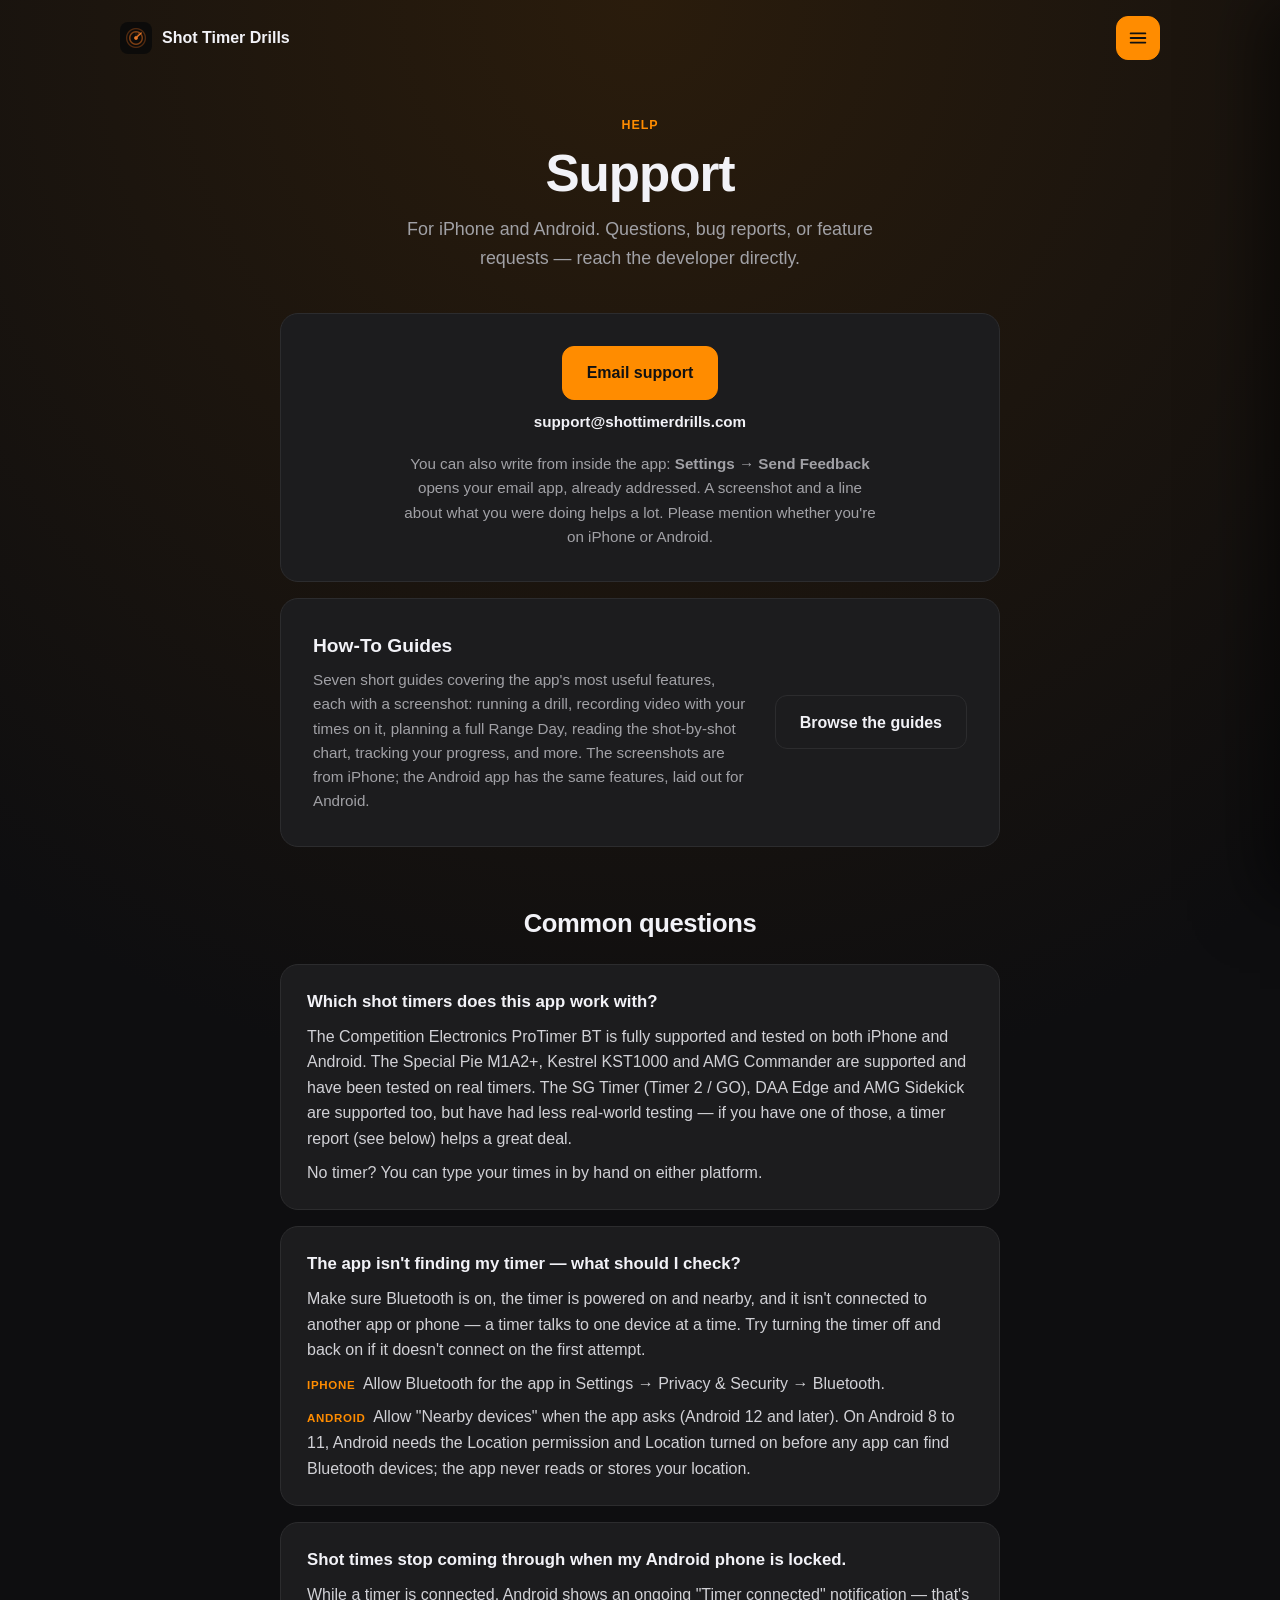
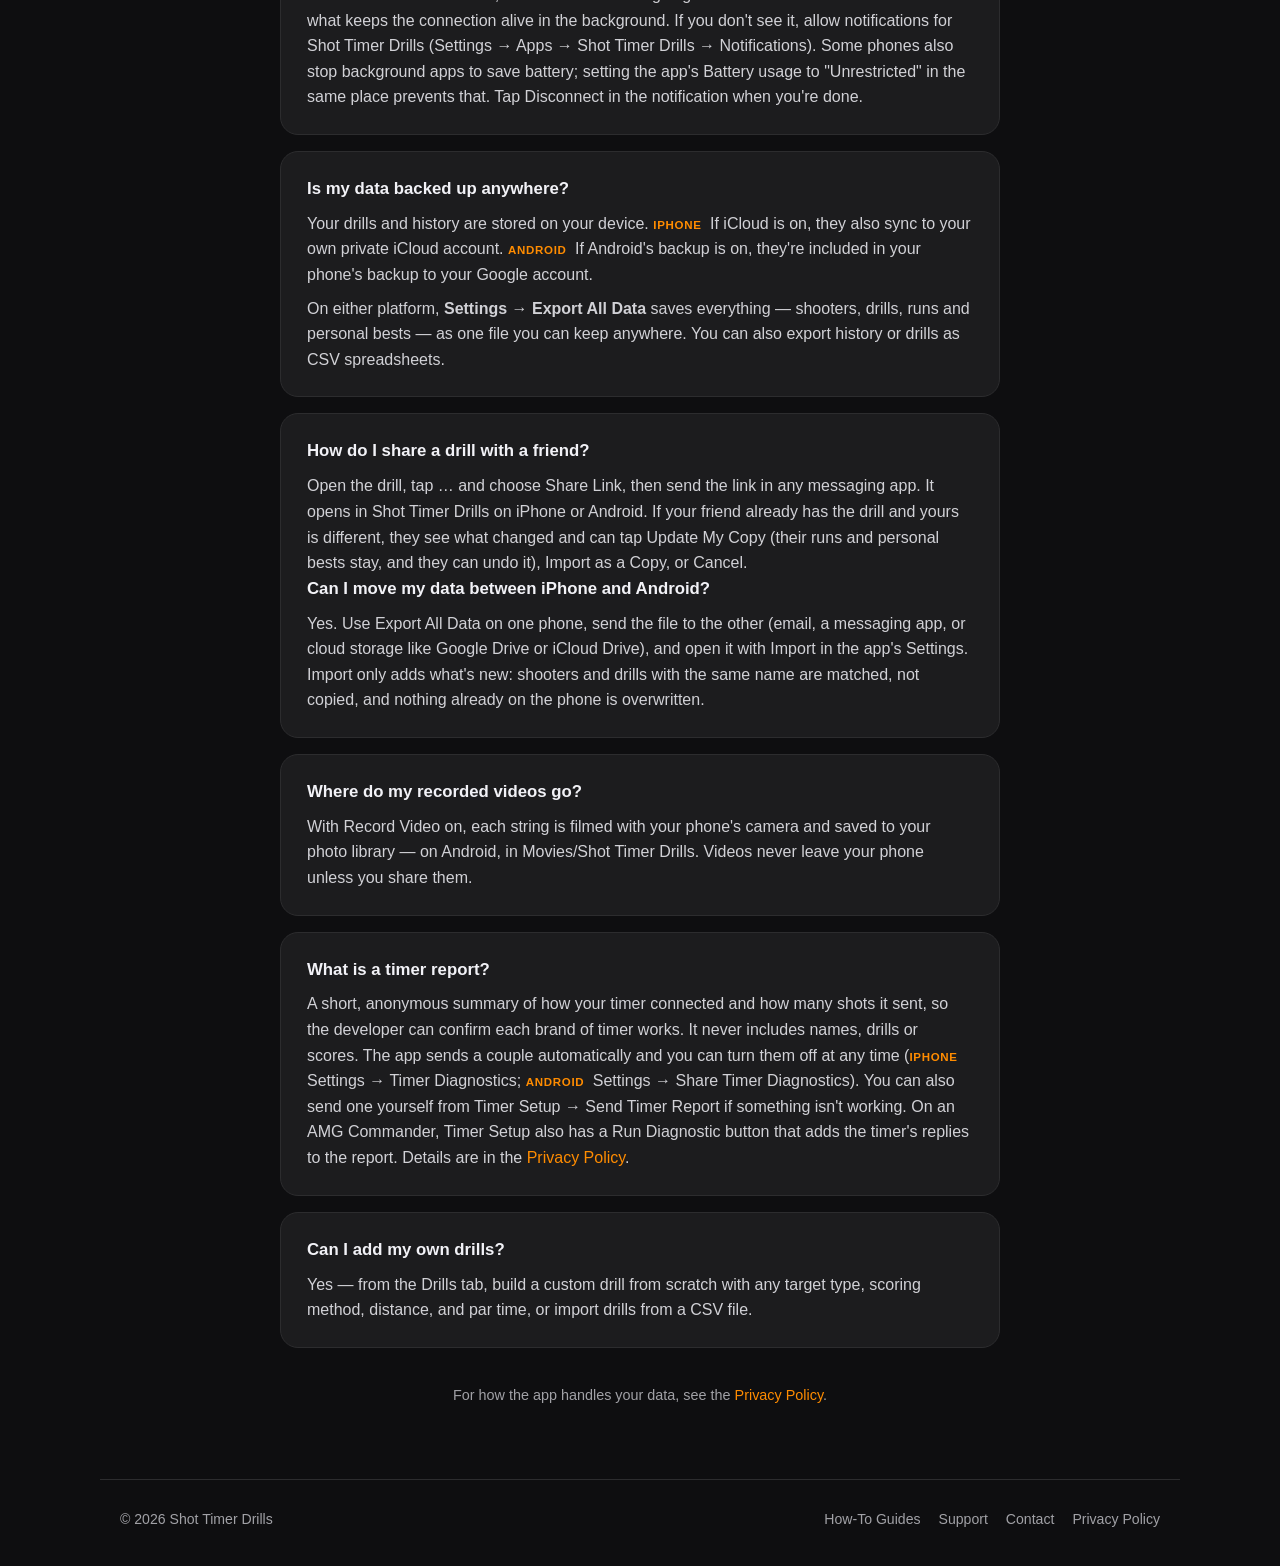
<file: support/index.html>
<!doctype html>
<html lang="en">
<head>
<meta charset="utf-8">
<meta name="viewport" content="width=device-width, initial-scale=1, viewport-fit=cover">
<meta name="theme-color" content="#0e0e10">
<link rel="icon" href="/download/icon.png">
<script>if (location.hostname === 'dkuruvilla12.github.io') location.replace('https://shottimerdrills.com' + (location.pathname.replace(/^\/shot-timer-drills/, '') || '/') + location.hash);</script>
<title>Support — Shot Timer Drills</title>
<link rel="stylesheet" href="/site.css?v=5">
<style>
  .contact-card { text-align: center; }
  .contact-card p { color: var(--muted); font-size: 0.95rem; margin: 18px auto 0; max-width: 56ch; }
  .contact-card .address { color: var(--text); font-weight: 600; margin-top: 10px; }
  .guides-card { display: flex; gap: 24px; align-items: center; justify-content: space-between; }
  .guides-card h2 { font-size: 1.2rem; margin: 0 0 6px; }
  .guides-card p { color: var(--muted); font-size: 0.95rem; margin: 0; }
  .guides-card .button { flex-shrink: 0; }
  .section-title { font-size: 1.6rem; letter-spacing: -0.015em; text-align: center; margin: 56px 0 20px; }
  .faq { margin: 0; }
  .faq-item { padding: 24px 26px; }
  .faq dt { font-weight: 700; font-size: 1.05rem; margin: 0 0 8px; }
  .faq dd { margin: 0; }
  .faq dd p { margin: 8px 0 0; color: #d1d1d6; }
  .faq dd p:first-child { margin-top: 0; }
  .platform {
    display: inline-block;
    font-size: 0.72rem;
    font-weight: 700;
    letter-spacing: 0.06em;
    text-transform: uppercase;
    color: var(--accent);
    margin-right: 4px;
  }
  .footnote { text-align: center; color: var(--muted); font-size: 0.9rem; margin: 36px 0 0; }
  @media (max-width: 560px) {
    .guides-card { flex-direction: column; align-items: stretch; text-align: left; }
    .contact-card .button { width: 100%; }
    .faq-item { padding: 20px; }
  }
</style>
</head>
<body>
<nav class="site-nav" aria-label="Site">
  <a class="brand" href="/"><img src="/download/icon.png" alt="" width="32" height="32">Shot Timer Drills</a>
  <ul>
    <li><a href="/guides/">Guides</a></li>
    <li><a href="/support/" aria-current="page">Support</a></li>
    <li><a href="/contact/">Contact</a></li>
  </ul>
</nav>
<main class="page">
  <header class="page-head">
    <p class="eyebrow">Help</p>
    <h1>Support</h1>
    <p class="lede">For iPhone and Android. Questions, bug reports, or feature requests — reach the developer directly.</p>
  </header>

  <section class="card contact-card">
    <a class="button primary" href="mailto:support@shottimerdrills.com?subject=Shot%20Timer%20Drills%20Support">Email support</a>
    <p class="address">support@shottimerdrills.com</p>
    <p>You can also write from inside the app: <strong>Settings → Send Feedback</strong> opens your email app, already addressed. A screenshot and a line about what you were doing helps a lot. Please mention whether you're on iPhone or Android.</p>
  </section>

  <section class="card guides-card">
    <div>
      <h2>How-To Guides</h2>
      <p>Seven short guides covering the app's most useful features, each with a screenshot: running a drill, recording video with your times on it, planning a full Range Day, reading the shot-by-shot chart, tracking your progress, and more. The screenshots are from iPhone; the Android app has the same features, laid out for Android.</p>
    </div>
    <a class="button" href="/guides/">Browse the guides</a>
  </section>

  <h2 class="section-title">Common questions</h2>
  <dl class="faq">
    <div class="faq-item card">
      <dt>Which shot timers does this app work with?</dt>
      <dd>
        <p>The Competition Electronics ProTimer BT is fully supported and tested on both iPhone and Android. The Special Pie M1A2+, Kestrel KST1000 and AMG Commander are supported and have been tested on real timers. The SG Timer (Timer 2 / GO), DAA Edge and AMG Sidekick are supported too, but have had less real-world testing — if you have one of those, a timer report (see below) helps a great deal.</p>
        <p>No timer? You can type your times in by hand on either platform.</p>
      </dd>
    </div>
    <div class="faq-item card">
      <dt>The app isn't finding my timer — what should I check?</dt>
      <dd>
        <p>Make sure Bluetooth is on, the timer is powered on and nearby, and it isn't connected to another app or phone — a timer talks to one device at a time. Try turning the timer off and back on if it doesn't connect on the first attempt.</p>
        <p><span class="platform">iPhone</span> Allow Bluetooth for the app in Settings → Privacy &amp; Security → Bluetooth.</p>
        <p><span class="platform">Android</span> Allow "Nearby devices" when the app asks (Android 12 and later). On Android 8 to 11, Android needs the Location permission and Location turned on before any app can find Bluetooth devices; the app never reads or stores your location.</p>
      </dd>
    </div>
    <div class="faq-item card">
      <dt>Shot times stop coming through when my Android phone is locked.</dt>
      <dd>
        <p>While a timer is connected, Android shows an ongoing "Timer connected" notification — that's what keeps the connection alive in the background. If you don't see it, allow notifications for Shot Timer Drills (Settings → Apps → Shot Timer Drills → Notifications). Some phones also stop background apps to save battery; setting the app's Battery usage to "Unrestricted" in the same place prevents that. Tap Disconnect in the notification when you're done.</p>
      </dd>
    </div>
    <div class="faq-item card">
      <dt>Is my data backed up anywhere?</dt>
      <dd>
        <p>Your drills and history are stored on your device. <span class="platform">iPhone</span> If iCloud is on, they also sync to your own private iCloud account. <span class="platform">Android</span> If Android's backup is on, they're included in your phone's backup to your Google account.</p>
        <p>On either platform, <strong>Settings → Export All Data</strong> saves everything — shooters, drills, runs and personal bests — as one file you can keep anywhere. You can also export history or drills as CSV spreadsheets.</p>
      </dd>
    </div>
    <div class="faq-item card">
      <dt>How do I share a drill with a friend?</dt>
      <dd>
        <p>Open the drill, tap … and choose Share Link, then send the link in any messaging app. It opens in Shot Timer Drills on iPhone or Android. If your friend already has the drill and yours is different, they see what changed and can tap Update My Copy (their runs and personal bests stay, and they can undo it), Import as a Copy, or Cancel.</p>
      </dd>
      <dt>Can I move my data between iPhone and Android?</dt>
      <dd>
        <p>Yes. Use Export All Data on one phone, send the file to the other (email, a messaging app, or cloud storage like Google Drive or iCloud Drive), and open it with Import in the app's Settings. Import only adds what's new: shooters and drills with the same name are matched, not copied, and nothing already on the phone is overwritten.</p>
      </dd>
    </div>
    <div class="faq-item card">
      <dt>Where do my recorded videos go?</dt>
      <dd>
        <p>With Record Video on, each string is filmed with your phone's camera and saved to your photo library — on Android, in Movies/Shot Timer Drills. Videos never leave your phone unless you share them.</p>
      </dd>
    </div>
    <div class="faq-item card">
      <dt>What is a timer report?</dt>
      <dd>
        <p>A short, anonymous summary of how your timer connected and how many shots it sent, so the developer can confirm each brand of timer works. It never includes names, drills or scores. The app sends a couple automatically and you can turn them off at any time (<span class="platform">iPhone</span> Settings → Timer Diagnostics; <span class="platform">Android</span> Settings → Share Timer Diagnostics). You can also send one yourself from Timer Setup → Send Timer Report if something isn't working. On an AMG Commander, Timer Setup also has a Run Diagnostic button that adds the timer's replies to the report. Details are in the <a href="/privacy/#timer-reports">Privacy Policy</a>.</p>
      </dd>
    </div>
    <div class="faq-item card">
      <dt>Can I add my own drills?</dt>
      <dd>
        <p>Yes — from the Drills tab, build a custom drill from scratch with any target type, scoring method, distance, and par time, or import drills from a CSV file.</p>
      </dd>
    </div>
  </dl>

  <p class="footnote">For how the app handles your data, see the <a href="/privacy/">Privacy Policy</a>.</p>
</main>
<footer class="site-footer">
  <span>© 2026 Shot Timer Drills</span>
  <div class="links">
    <a href="/guides/">How-To Guides</a>
    <a href="/support/">Support</a>
    <a href="/contact/">Contact</a>
    <a href="/privacy/">Privacy Policy</a>
  </div>
</footer>
<script src="/site.js?v=2" defer></script>
</body>
</html>
</file>
<file: site.css>
/* Shared look for every page, matching the home page: dark, amber glow, orange accent.
   Pages may add their own <style> after this file for page-only rules. */
:root {
  color-scheme: dark;
  --bg: #0e0e10;
  --card: #1c1c1e;
  --card-2: #151517;
  --text: #f2f2f7;
  --muted: #a1a1a6;
  --accent: #ff8c00;
  --border: #2c2c2e;
  --frame: #2a2a2d;
}
* { box-sizing: border-box; }
html { scroll-behavior: smooth; }
body {
  margin: 0;
  font-family: -apple-system, BlinkMacSystemFont, "Segoe UI", Roboto, Helvetica, Arial, sans-serif;
  background: radial-gradient(120% 50% at 50% 0%, #2a1c0c 0%, var(--bg) 70%) no-repeat, var(--bg);
  color: var(--text);
  line-height: 1.6;
  -webkit-text-size-adjust: 100%;
}
a { color: var(--accent); text-decoration: none; }
a:hover { text-decoration: underline; }
img { max-width: 100%; }

/* Menu */
.site-nav {
  max-width: 1080px;
  margin: 0 auto;
  padding: max(16px, env(safe-area-inset-top)) 20px 16px;
  display: flex;
  align-items: center;
  justify-content: space-between;
  gap: 12px 24px;
  flex-wrap: wrap;
  line-height: 1.3;
}
.site-nav .brand {
  display: flex;
  align-items: center;
  gap: 10px;
  color: var(--text);
  font-weight: 700;
  font-size: 1rem;
}
.site-nav .brand:hover { text-decoration: none; }
.site-nav .brand img { width: 32px; height: 32px; border-radius: 8px; }
.site-nav ul {
  list-style: none;
  margin: 0;
  padding: 0;
  display: flex;
  flex-wrap: wrap;
  gap: 4px 22px;
  font-size: 0.95rem;
}
.site-nav ul a { color: var(--muted); }
.site-nav ul a:hover { color: var(--text); text-decoration: none; }
.site-nav ul a[aria-current="page"] { color: var(--accent); font-weight: 600; }

/* Page layout */
.page { max-width: 760px; margin: 0 auto; padding: 0 20px 72px; }
.page.wide { max-width: 1000px; }
.page-head { text-align: center; padding: 40px 0 40px; }
.eyebrow {
  color: var(--accent);
  font-weight: 700;
  font-size: 0.78rem;
  letter-spacing: 0.08em;
  text-transform: uppercase;
  margin: 0 0 10px;
}
.page-head h1 {
  font-size: clamp(2.2rem, 5vw, 3.2rem);
  line-height: 1.08;
  letter-spacing: -0.02em;
  margin: 0 0 14px;
}
.page-head .lede { color: var(--muted); font-size: 1.12rem; margin: 0 auto; max-width: 52ch; }
.page-head .meta { color: var(--muted); font-size: 0.9rem; margin: 10px 0 0; }

/* Cards and prose */
.card {
  background: var(--card);
  border: 1px solid var(--border);
  border-radius: 18px;
  padding: 32px;
}
.card + .card { margin-top: 16px; }
/* Cards in a grid are spaced by the grid gap, so they all start level and match in height. */
.grid > .card, .get-grid > .card { margin-top: 0; }
.prose h2 {
  font-size: 1.3rem;
  line-height: 1.25;
  letter-spacing: -0.01em;
  margin: 36px 0 10px;
  scroll-margin-top: 20px;
}
.prose h2:first-child { margin-top: 0; }
.prose p, .prose li { color: #d1d1d6; }
.prose strong { color: var(--text); }
.prose ul, .prose ol { padding-left: 1.3em; }
.prose li { margin: 6px 0; }
.prose .note {
  margin-top: 36px;
  padding-top: 22px;
  border-top: 1px solid var(--border);
  color: var(--muted);
}

/* Buttons */
.button {
  display: inline-flex;
  align-items: center;
  justify-content: center;
  gap: 8px;
  min-height: 54px;
  padding: 12px 24px;
  border-radius: 12px;
  font: inherit;
  font-weight: 700;
  font-size: 1rem;
  border: 1px solid var(--border);
  background: var(--card);
  color: var(--text);
  cursor: pointer;
  text-align: center;
}
.button:hover { border-color: var(--accent); text-decoration: none; }
.button.primary { background: var(--accent); border-color: var(--accent); color: #111; }
.button.primary:hover { opacity: 0.92; }

/* Phone screenshot frame (same as the home page) */
.phone {
  border-radius: 30px;
  overflow: hidden;
  border: 6px solid var(--frame);
  background: #000;
  box-shadow: 0 24px 60px rgba(0, 0, 0, 0.5), 0 0 0 1px rgba(255, 255, 255, 0.04);
}
.phone img { display: block; width: 100%; height: auto; }

/* Footer */
.site-footer {
  max-width: 1080px;
  margin: 0 auto;
  border-top: 1px solid var(--border);
  padding: 28px 20px max(36px, env(safe-area-inset-bottom));
  color: var(--muted);
  font-size: 0.88rem;
  display: flex;
  flex-wrap: wrap;
  justify-content: space-between;
  gap: 12px;
}
.site-footer .links { display: flex; flex-wrap: wrap; gap: 18px; }
.site-footer .links a { color: var(--muted); }
.site-footer .links a:hover { color: var(--text); text-decoration: none; }

@media (max-width: 560px) {
  .site-nav { justify-content: center; }
  .site-nav ul { width: 100%; justify-content: center; gap: 4px 20px; }
  .page-head { padding: 24px 0 28px; }
  .card { padding: 24px 20px; }
  .site-footer { justify-content: center; text-align: center; }
  .site-footer .links { justify-content: center; }
}

/* Pop-out menu from the right (built by site.js) */
.menu-button, .menu-close {
  display: grid; place-items: center;
  width: 44px; height: 44px; padding: 0;
  border-radius: 12px; border: 1px solid var(--border);
  background: var(--card); color: var(--text); cursor: pointer;
}
.menu-button:hover, .menu-close:hover { border-color: var(--accent); }
.menu-button { background: var(--accent); border-color: var(--accent); color: #111; }
.menu-button:hover { opacity: 0.9; }
.menu-button svg, .menu-close svg {
  width: 22px; height: 22px; fill: none; stroke: currentColor; stroke-width: 2; stroke-linecap: round;
}
.js-menu .site-nav { justify-content: space-between; }
.menu-backdrop {
  position: fixed; inset: 0; z-index: 50;
  background: rgba(0, 0, 0, 0.55);
  opacity: 0; pointer-events: none; transition: opacity 0.25s ease;
}
.menu-drawer {
  position: fixed; top: 0; right: 0; bottom: 0; z-index: 51;
  width: min(320px, 86vw);
  display: flex; flex-direction: column; gap: 8px;
  padding: max(16px, env(safe-area-inset-top)) 20px max(24px, env(safe-area-inset-bottom));
  background: #141416; border-left: 1px solid var(--border);
  box-shadow: -20px 0 60px rgba(0, 0, 0, 0.5);
  transform: translateX(100%); transition: transform 0.28s ease;
  overflow-y: auto;
}
.menu-open { overflow: hidden; }
.menu-open .menu-backdrop { opacity: 1; pointer-events: auto; }
.menu-open .menu-drawer { transform: none; }
.menu-head {
  display: flex; align-items: center; justify-content: space-between;
  padding-bottom: 12px; margin-bottom: 4px; border-bottom: 1px solid var(--border);
}
.menu-head span {
  color: var(--muted); font-weight: 700; font-size: 0.78rem;
  letter-spacing: 0.08em; text-transform: uppercase;
}
.menu-drawer ul { list-style: none; margin: 0; padding: 0; display: grid; gap: 4px; }
.menu-drawer ul a {
  display: block; padding: 14px 12px; border-radius: 12px;
  color: var(--text); font-size: 1.15rem; font-weight: 600;
}
.menu-drawer ul a:hover { background: var(--card); text-decoration: none; }
.menu-drawer ul a[aria-current="page"] { color: var(--accent); background: rgba(255, 140, 0, 0.1); }
.menu-cta { margin-top: auto; display: grid; gap: 10px; padding-top: 20px; }
@media (max-width: 560px) {
  .js-menu .site-nav { justify-content: space-between; }
}
@media (prefers-reduced-motion: reduce) {
  .menu-drawer, .menu-backdrop { transition: none; }
}

/* Android beta badge, styled like the App Store badge */
.beta-badge {
  display: inline-flex; align-items: center; gap: 10px;
  height: 57px; min-width: 170px; padding: 0 18px 0 14px;
  background: #000; color: #fff; border: 1px solid #a6a6a6; border-radius: 12px;
  text-decoration: none; line-height: 1; text-align: left;
}
.beta-badge:hover { text-decoration: none; border-color: #d1d1d6; }
.beta-badge svg { width: 30px; height: 30px; flex: none; }
.beta-badge .small { display: block; font-size: 11px; font-weight: 500; letter-spacing: 0.01em; margin-bottom: 3px; }
.beta-badge .big { display: block; font-size: 22px; font-weight: 600; letter-spacing: -0.02em; }
.store-badge { display: inline-block; line-height: 0; border-radius: 12px; }
.store-badge img { width: 170px; height: auto; display: block; }

/* The menu's call-to-action badges */
.menu-cta { justify-items: center; }
</file>
